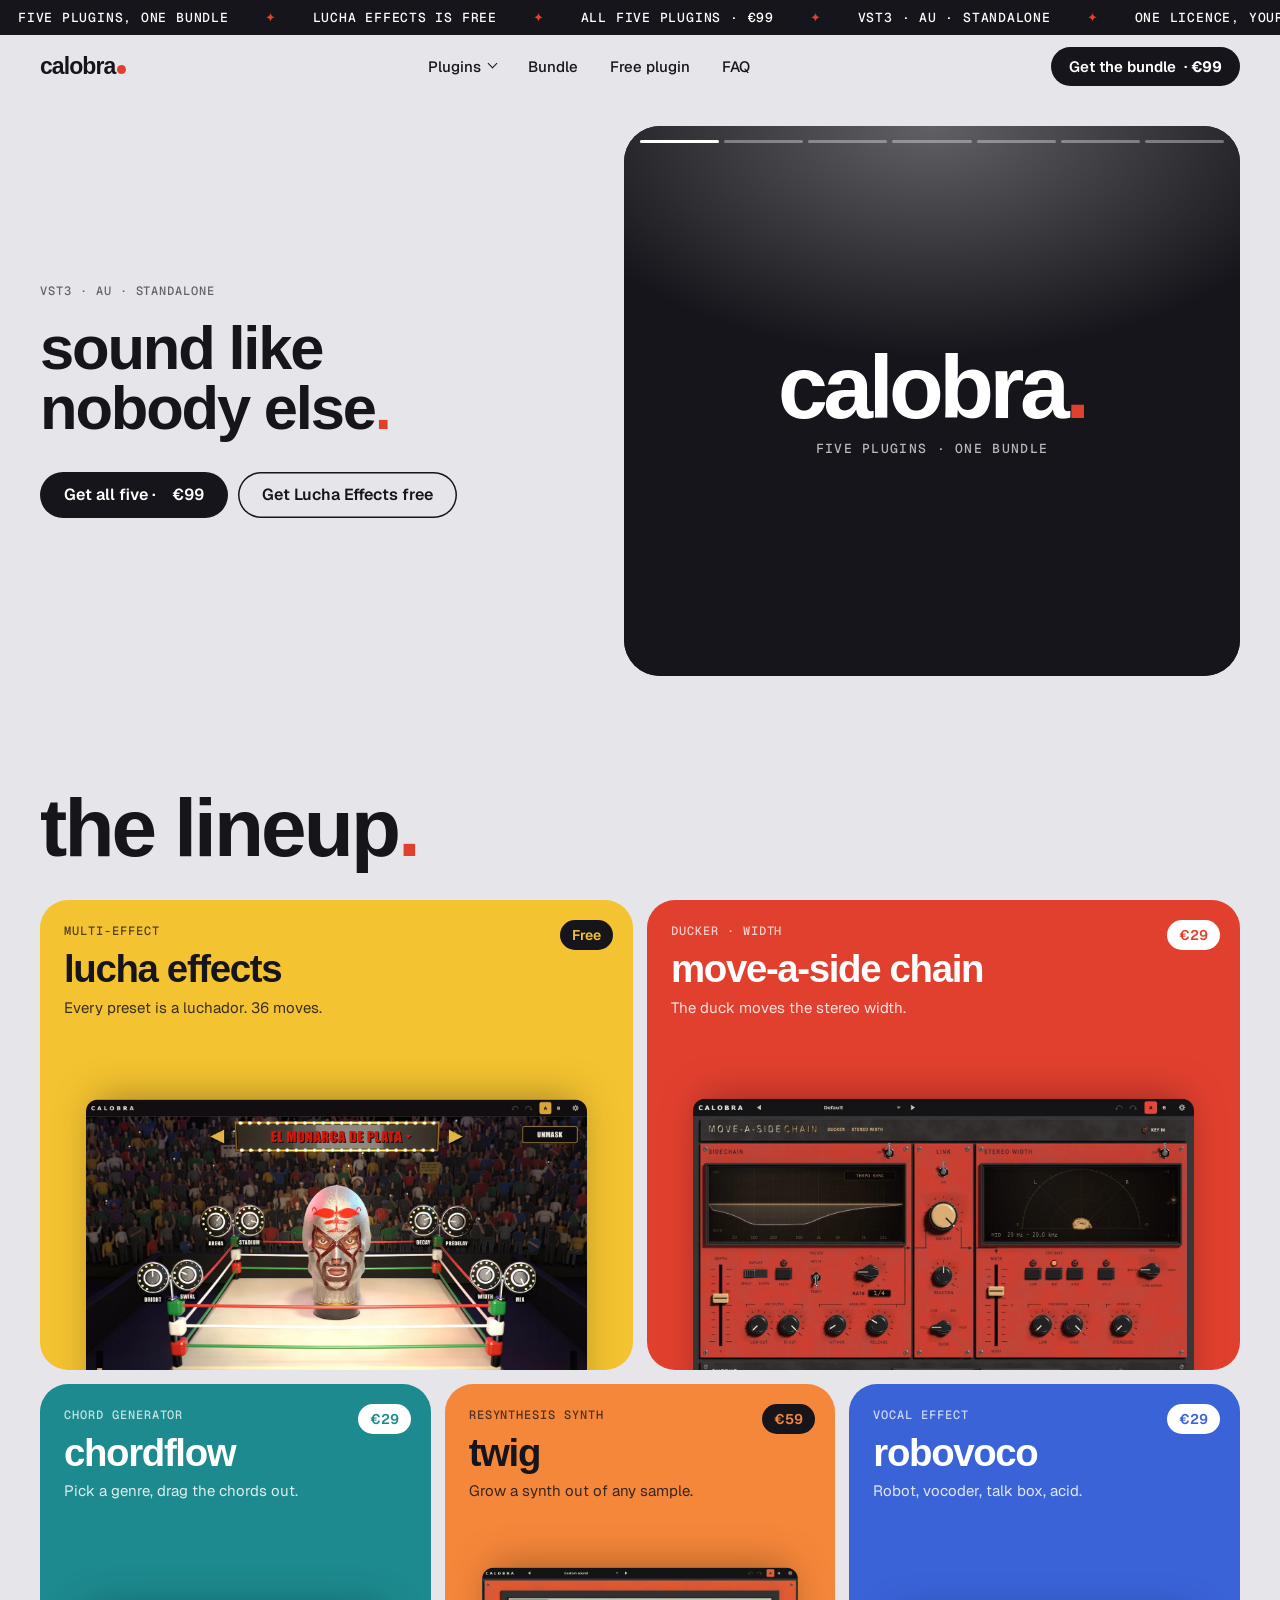
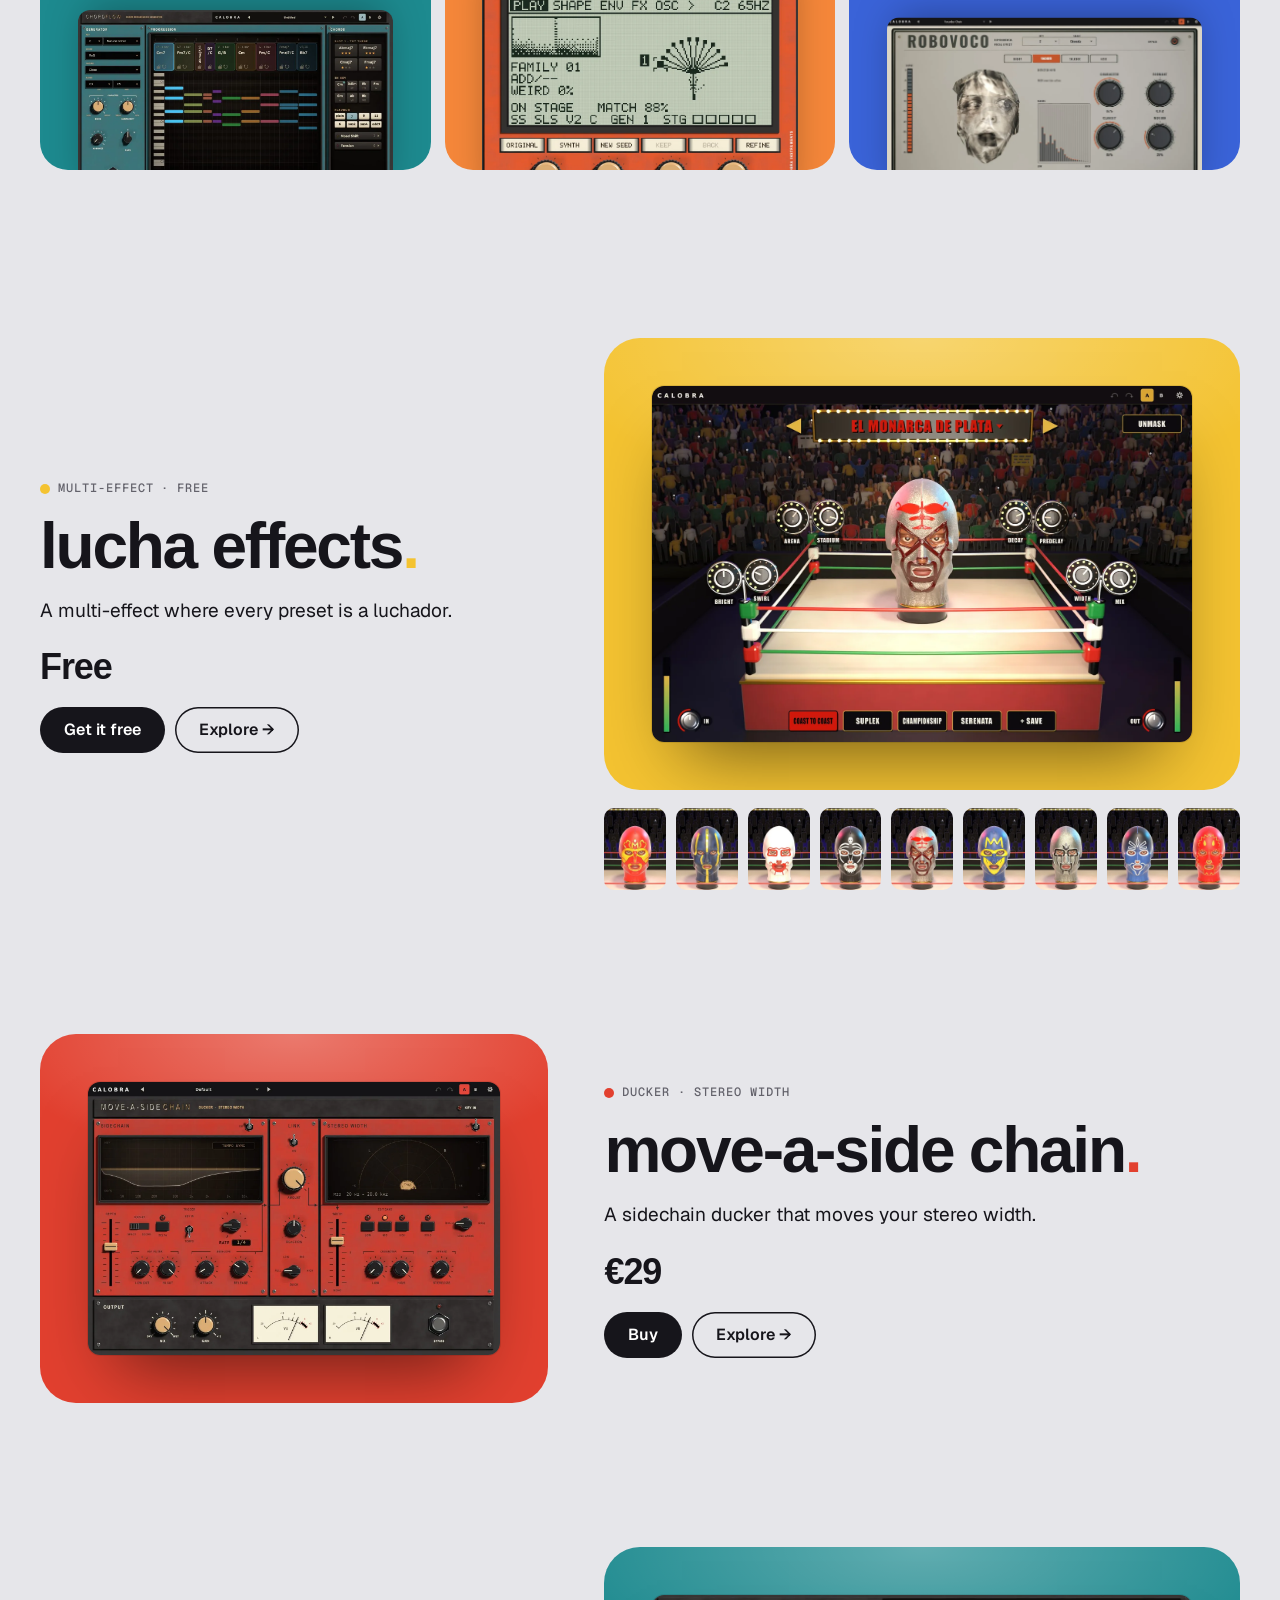
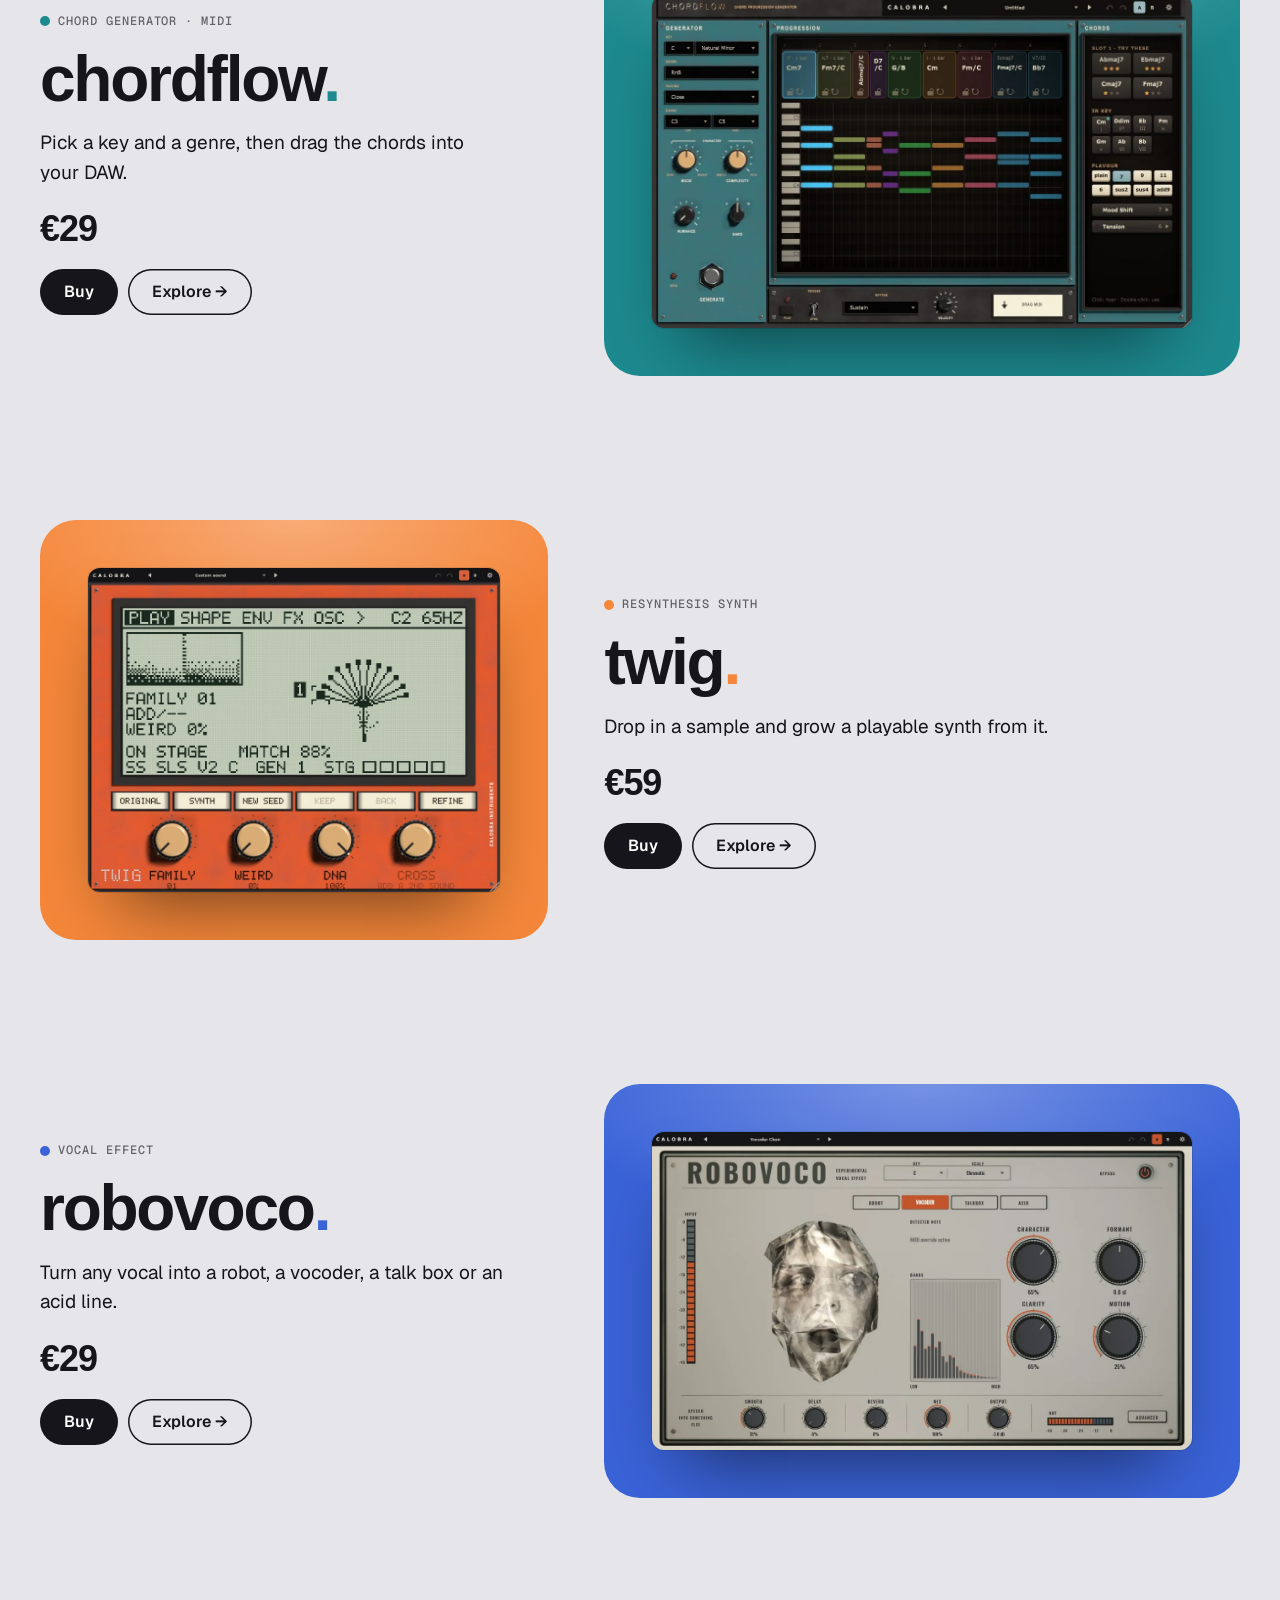
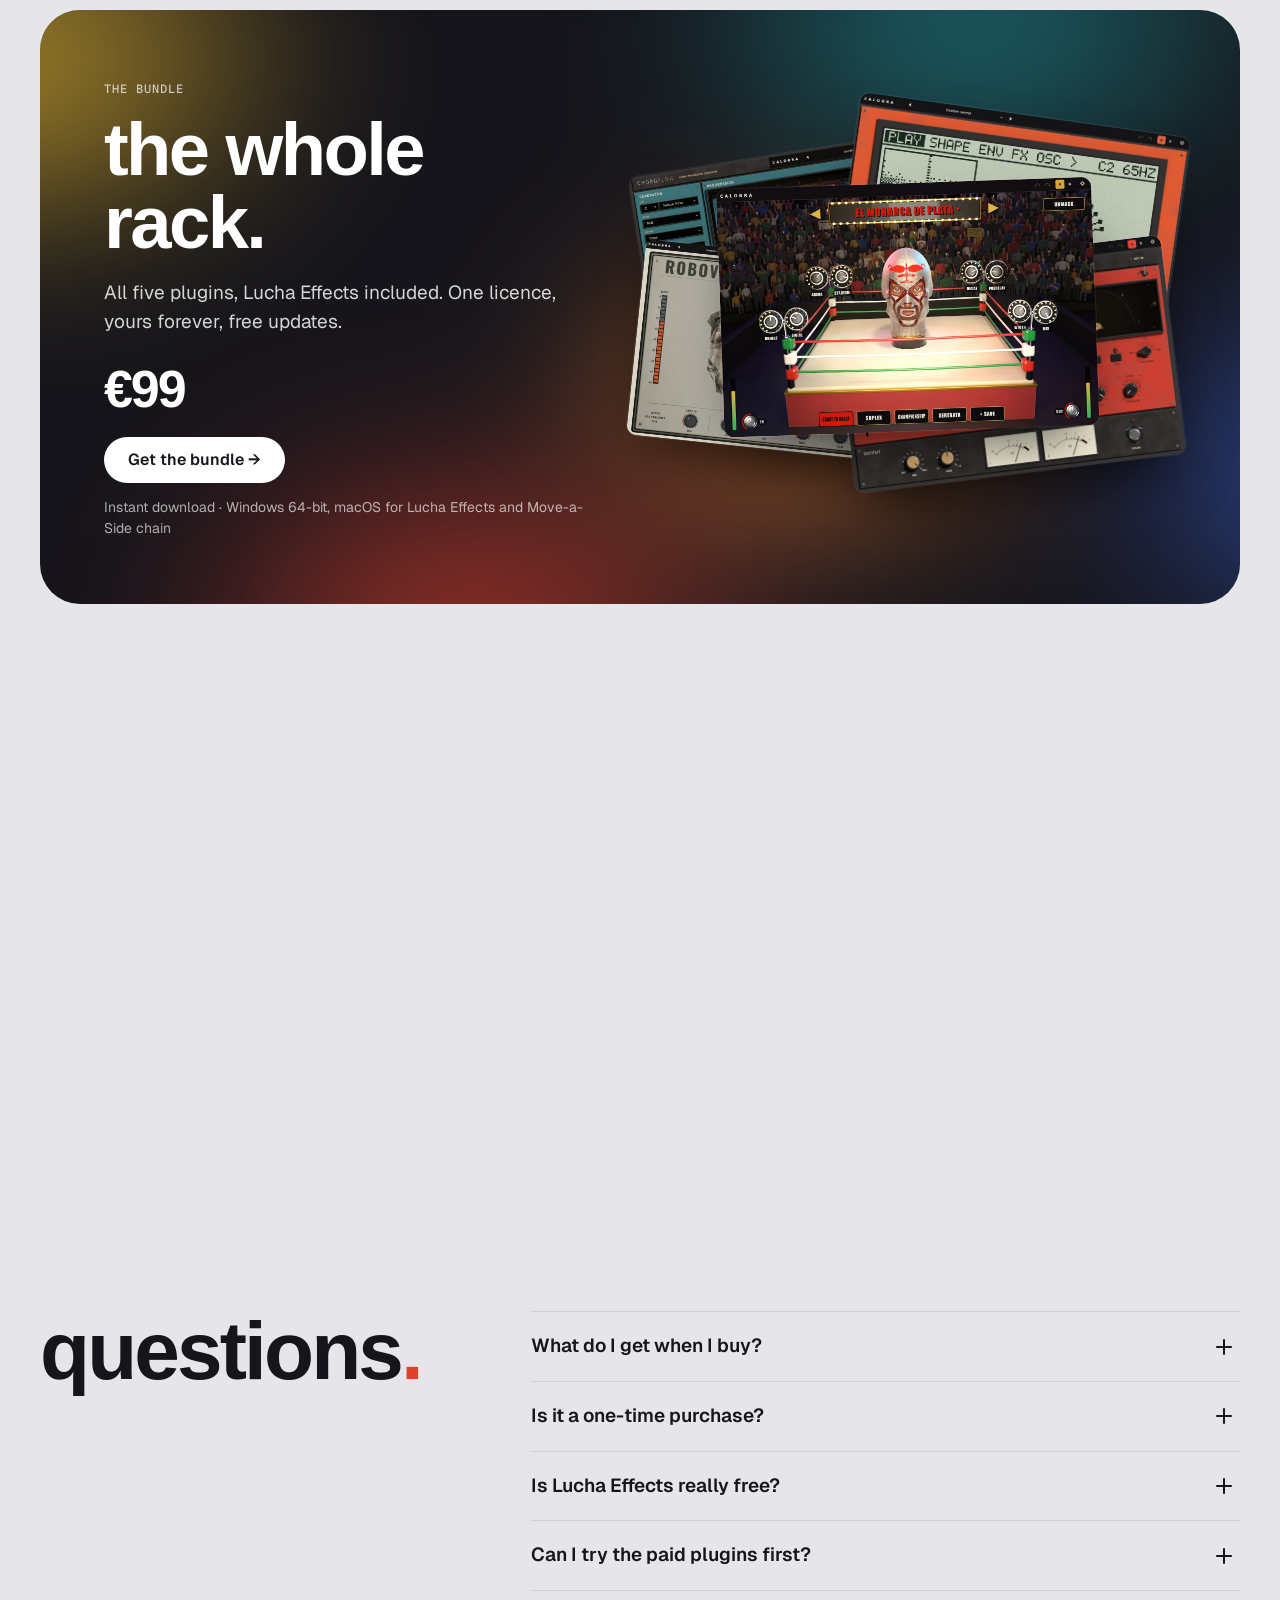
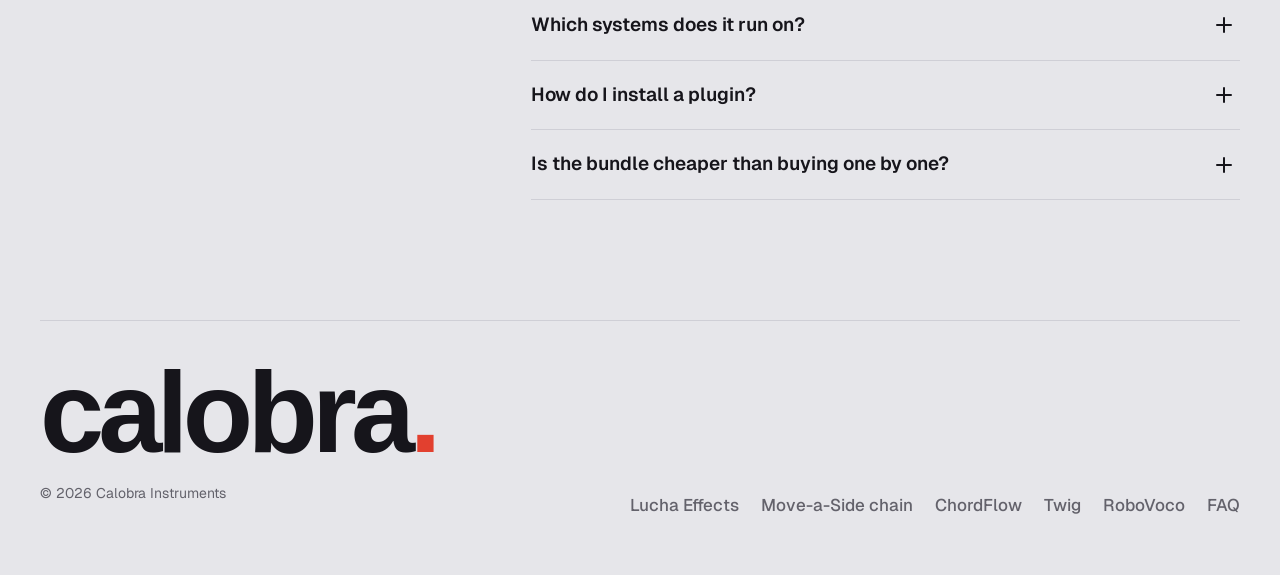
<file: index.html>
<!doctype html>
<html lang="en">
<head>
<meta charset="utf-8">
<meta name="viewport" content="width=device-width, initial-scale=1">
<title>Calobra Instruments · VST plugins</title>
<meta name="description" content="Five VST3 plugins: Lucha Effects, Move-a-Side chain, ChordFlow, Twig and RoboVoco. One licence, yours forever.">
<meta name="theme-color" content="#e6e6ea">
<link rel="icon" href="favicon.svg" type="image/svg+xml">
<link rel="apple-touch-icon" href="apple-touch-icon.png">
<link rel="preconnect" href="https://api.fontshare.com">
<link rel="preconnect" href="https://fonts.googleapis.com">
<link rel="preconnect" href="https://fonts.gstatic.com" crossorigin>
<link rel="stylesheet" href="https://api.fontshare.com/v2/css?f[]=satoshi@700,900&display=swap">
<link rel="stylesheet" href="https://fonts.googleapis.com/css2?family=Geist:wght@400;500;600&family=Geist+Mono:wght@500&display=swap">
<link rel="preload" as="image" href="img/lucha.webp">
<link rel="stylesheet" href="styles.css">
</head>
<body>

<div class="ticker" aria-label="Launch sale">
  <div class="ticker-track" id="ticker"></div>
</div>

<header class="top" id="top">
  <div class="wrap">
    <a class="logo" href="#" aria-label="Calobra Instruments, home">calobra<i></i></a>
    <nav aria-label="Main">
      <div class="nav-drop"><a href="#plugins" aria-haspopup="true">Plugins</a><div class="mega"></div></div>
      <a href="#bundle">Bundle</a>
      <a href="#free">Free plugin</a>
      <a href="#faq">FAQ</a>
    </nav>
    <a class="btn" href="#bundle">Get the bundle<span> · <b data-price="bundle"></b></span></a>
  </div>
</header>

<main>
  <!-- ============ HERO ============ -->
  <section class="hero" id="hero">
    <div class="wrap">
      <div>
        <div class="label reveal">VST3 · AU · Standalone</div>
        <h1 class="reveal">sound like nobody else<span class="dot">.</span></h1>
        <div class="btns reveal">
          <a class="btn" href="#bundle">Get all five · <s data-was="bundle"></s> <span data-price="bundle"></span></a>
          <a class="btn ghost" href="#free">Get Lucha Effects free</a>
        </div>
      </div>

      <div class="reveal"><div class="reel" id="reel" role="img" aria-label="An animated reel showing all five Calobra plugins, one after another, then the bundle"></div></div>
    </div>
  </section>

  <!-- ============ LINEUP ============ -->
  <section class="lineup" id="plugins">
    <div class="wrap">
      <div class="lineup-head">
        <h2 class="big reveal">the lineup<span class="dot">.</span></h2>
      </div>
      <div class="tiles" id="tiles"></div>
    </div>
  </section>

  <!-- ============ LUCHA EFFECTS ============ -->
  <section class="plugin" id="lucha" data-p="lucha">
    <div class="wrap">
      <div class="copy reveal">
        <span class="label kind">Multi-effect · Free</span>
        <h2>lucha effects<span class="dot">.</span></h2>
        <p class="lead">A multi-effect where every preset is a luchador.</p>
        <p class="price-line">Free</p>
        <div class="btns"><a class="btn" href="#free">Get it free</a><a class="btn ghost" href="lucha-effects.html">Explore →</a></div>
      </div>
      <div class="reveal">
        <div class="shot"><img src="img/lucha.webp" width="1400" height="923" alt="Lucha Effects: a luchador mask on a pedestal in a 3D wrestling ring, eight macro knobs on the turnbuckles and four move buttons on the apron"></div>
        <div class="roster" aria-label="The nine luchadores">
          <img src="img/masks/tornado_rojo.webp" width="300" height="400" alt="El Tornado Rojo" loading="lazy">
          <img src="img/masks/espectro_azul.webp" width="300" height="400" alt="Espectro Azul" loading="lazy">
          <img src="img/masks/colmillo_blanco.webp" width="300" height="400" alt="Colmillo Blanco" loading="lazy">
          <img src="img/masks/la_calavera.webp" width="300" height="400" alt="La Calavera" loading="lazy">
          <img src="img/masks/monarca_plata.webp" width="300" height="400" alt="El Monarca de Plata" loading="lazy">
          <img src="img/masks/relampago.webp" width="300" height="400" alt="Relampago" loading="lazy">
          <img src="img/masks/hierro_gris.webp" width="300" height="400" alt="Hierro Gris" loading="lazy">
          <img src="img/masks/neblina.webp" width="300" height="400" alt="Neblina" loading="lazy">
          <img src="img/masks/diablo_carmesi.webp" width="300" height="400" alt="Diablo Carmesi" loading="lazy">
        </div>
      </div>
    </div>
  </section>

  <!-- ============ MOVE-A-SIDE CHAIN ============ -->
  <section class="plugin flip" id="moveaside" data-p="moveaside">
    <div class="wrap">
      <div class="copy reveal">
        <span class="label kind">Ducker · Stereo width</span>
        <h2>move-a-side chain<span class="dot">.</span></h2>
        <p class="lead">A sidechain ducker that moves your stereo width.</p>
        <p class="price-line"><span data-price="moveaside"></span> <s data-was="moveaside"></s></p>
        <div class="btns"><a class="btn" data-buy="moveaside" href="#">Buy</a><a class="btn ghost" href="move-a-side-chain.html">Explore →</a></div>
      </div>
      <div class="shot reveal"><img src="img/moveaside.webp" width="1400" height="925" alt="Move-a-Side chain: red Sidechain, Link and Stereo Width panels with VU meters" loading="lazy"></div>
    </div>
  </section>

  <!-- ============ CHORDFLOW ============ -->
  <section class="plugin" id="chordflow" data-p="chordflow">
    <div class="wrap">
      <div class="copy reveal">
        <span class="label kind">Chord generator · MIDI</span>
        <h2>chordflow<span class="dot">.</span></h2>
        <p class="lead">Pick a key and a genre, then drag the chords into your DAW.</p>
        <p class="price-line"><span data-price="chordflow"></span> <s data-was="chordflow"></s></p>
        <div class="btns"><a class="btn" data-buy="chordflow" href="#">Buy</a><a class="btn ghost" href="chordflow.html">Explore →</a></div>
      </div>
      <div class="shot reveal"><img src="img/chordflow.webp" width="1100" height="680" alt="ChordFlow with a generated progression, the piano roll and the chord suggestion drawer" loading="lazy"></div>
    </div>
  </section>

  <!-- ============ TWIG ============ -->
  <section class="plugin flip" id="twig" data-p="twig">
    <div class="wrap">
      <div class="copy reveal">
        <span class="label kind">Resynthesis synth</span>
        <h2>twig<span class="dot">.</span></h2>
        <p class="lead">Drop in a sample and grow a playable synth from it.</p>
        <p class="price-line"><span data-price="twig"></span> <s data-was="twig"></s></p>
        <div class="btns"><a class="btn" data-buy="twig" href="#">Buy</a><a class="btn ghost" href="twig.html">Explore →</a></div>
      </div>
      <div class="shot reveal"><img src="img/twig.webp" width="902" height="708" alt="Twig with a bass sample loaded: its spectrum and a tree of twelve mutation families on the green LCD, above six keys and the Family, Weird, DNA and Cross knobs" loading="lazy"></div>
    </div>
  </section>

  <!-- ============ ROBOVOCO ============ -->
  <section class="plugin" id="robovoco" data-p="robovoco">
    <div class="wrap">
      <div class="copy reveal">
        <span class="label kind">Vocal effect</span>
        <h2>robovoco<span class="dot">.</span></h2>
        <p class="lead">Turn any vocal into a robot, a vocoder, a talk box or an acid line.</p>
        <p class="price-line"><span data-price="robovoco"></span> <s data-was="robovoco"></s></p>
        <div class="btns"><a class="btn" data-buy="robovoco" href="#">Buy</a><a class="btn ghost" href="robovoco.html">Explore →</a></div>
      </div>
      <div class="shot reveal">
        <img src="img/robovoco.webp" width="1280" height="754" alt="RoboVoco: a folded paper face, mode buttons, a 24-band display and large knobs" loading="lazy">
      </div>
    </div>
  </section>

  <!-- ============ BUNDLE ============ -->
  <section class="bundle" id="bundle">
    <div class="wrap">
      <div class="bundle-card reveal">
        <div>
          <span class="label">The bundle</span>
          <h2>the whole rack<span>.</span></h2>
          <p class="lead">All five plugins, Lucha Effects included. One licence, yours forever, free updates.</p>
          <p class="price-big"><span data-price="bundle"></span> <s data-was="bundle"></s> <small id="save-tag"></small></p>
          <div id="clock-wrap" hidden>
            <div class="label" style="margin-bottom:10px">Launch prices end in</div>
            <div class="clock" id="clock" role="timer">
              <div><b data-t="d">0</b><span>days</span></div>
              <div><b data-t="h">0</b><span>hrs</span></div>
              <div><b data-t="m">0</b><span>min</span></div>
              <div><b data-t="s">0</b><span>sec</span></div>
            </div>
          </div>
          <div class="btns"><a class="btn" data-buy="bundle" href="#">Get the bundle →</a></div>
          <p class="fine">Instant download · Windows 64-bit, macOS for Lucha Effects and Move-a-Side chain</p>
        </div>
        <div class="fan" aria-hidden="true">
          <img src="img/chordflow.webp" alt="" loading="lazy">
          <img src="img/twig.webp" alt="" loading="lazy">
          <img src="img/robovoco.webp" alt="" loading="lazy">
          <img src="img/moveaside.webp" alt="" loading="lazy">
          <img src="img/lucha.webp" alt="" loading="lazy">
        </div>
      </div>
    </div>
  </section>

  <!-- ============ FREE LUCHA ============ -->
  <section class="wrap" id="free">
    <div class="free reveal" data-p="lucha">
      <div class="masks" aria-hidden="true">
        <img src="img/masks/tornado_rojo.webp" alt="" loading="lazy">
        <img src="img/masks/la_calavera.webp" alt="" loading="lazy">
        <img src="img/masks/espectro_azul.webp" alt="" loading="lazy">
        <img src="img/masks/diablo_carmesi.webp" alt="" loading="lazy">
        <img src="img/masks/relampago.webp" alt="" loading="lazy">
      </div>
      <h2>get lucha effects free.</h2>
      <p>Enter your email and we'll send you the full plugin, all nine luchadores and 36 moves. You'll also hear about new plugins first.</p>
      <form id="free-form" novalidate>
        <label class="sr" for="free-email">Email address</label>
        <input id="free-email" name="email" type="email" placeholder="you@example.com" autocomplete="email" required>
        <button class="btn" type="submit">Send it to me</button>
      </form>
      <p class="msg" id="free-msg" aria-live="polite"></p>
    </div>
  </section>

  <!-- ============ FAQ ============ -->
  <section class="wrap faq" id="faq">
    <h2 class="big reveal">questions<span class="dot">.</span></h2>
    <div class="reveal">
      <details><summary>What do I get when I buy?</summary><p>Each plugin as a VST3 and as a standalone app. Lucha Effects and Move-a-Side chain also come as AU on macOS.</p></details>
      <details><summary>Is it a one-time purchase?</summary><p>Yes. You buy a licence once and keep it, with free updates. No subscription.</p></details>
      <details><summary>Is Lucha Effects really free?</summary><p>Yes. Enter your email and we'll send you the full plugin, with all nine luchadores and 36 moves.</p></details>
      <details><summary>Can I try the paid plugins first?</summary><p>Yes. Move-a-Side chain, ChordFlow, Twig and RoboVoco each have a free, limited demo you can run in your own sessions.</p></details>
      <details><summary>Which systems does it run on?</summary><p>All five run on Windows 64-bit. Lucha Effects and Move-a-Side chain also run on macOS as VST3 and AU.</p></details>
      <details><summary>How do I install a plugin?</summary><p>Copy the .vst3 file into C:\Program Files\Common Files\VST3, then rescan plugins in your DAW. The standalone app runs on its own, no DAW needed.</p></details>
      <details><summary>Is the bundle cheaper than buying one by one?</summary><p>Yes. The bundle gets you all five for less than the four paid licences on their own.</p></details>
    </div>
  </section>
</main>

<footer>
  <div class="wrap">
    <div class="foot">
      <div>
        <p class="foot-brand">calobra<i>.</i></p>
        <p class="legal">© 2026 Calobra Instruments</p>
      </div>
      <ul>
        <li><a href="lucha-effects.html">Lucha Effects</a></li>
        <li><a href="move-a-side-chain.html">Move-a-Side chain</a></li>
        <li><a href="chordflow.html">ChordFlow</a></li>
        <li><a href="twig.html">Twig</a></li>
        <li><a href="robovoco.html">RoboVoco</a></li>
        <li><a href="#faq">FAQ</a></li>
      </ul>
    </div>
  </div>
</footer>

<div class="toast" id="toast" role="status" aria-live="polite"></div>

<script src="site.js"></script>
<script src="scratch.js"></script>
</body>
</html>
</file>
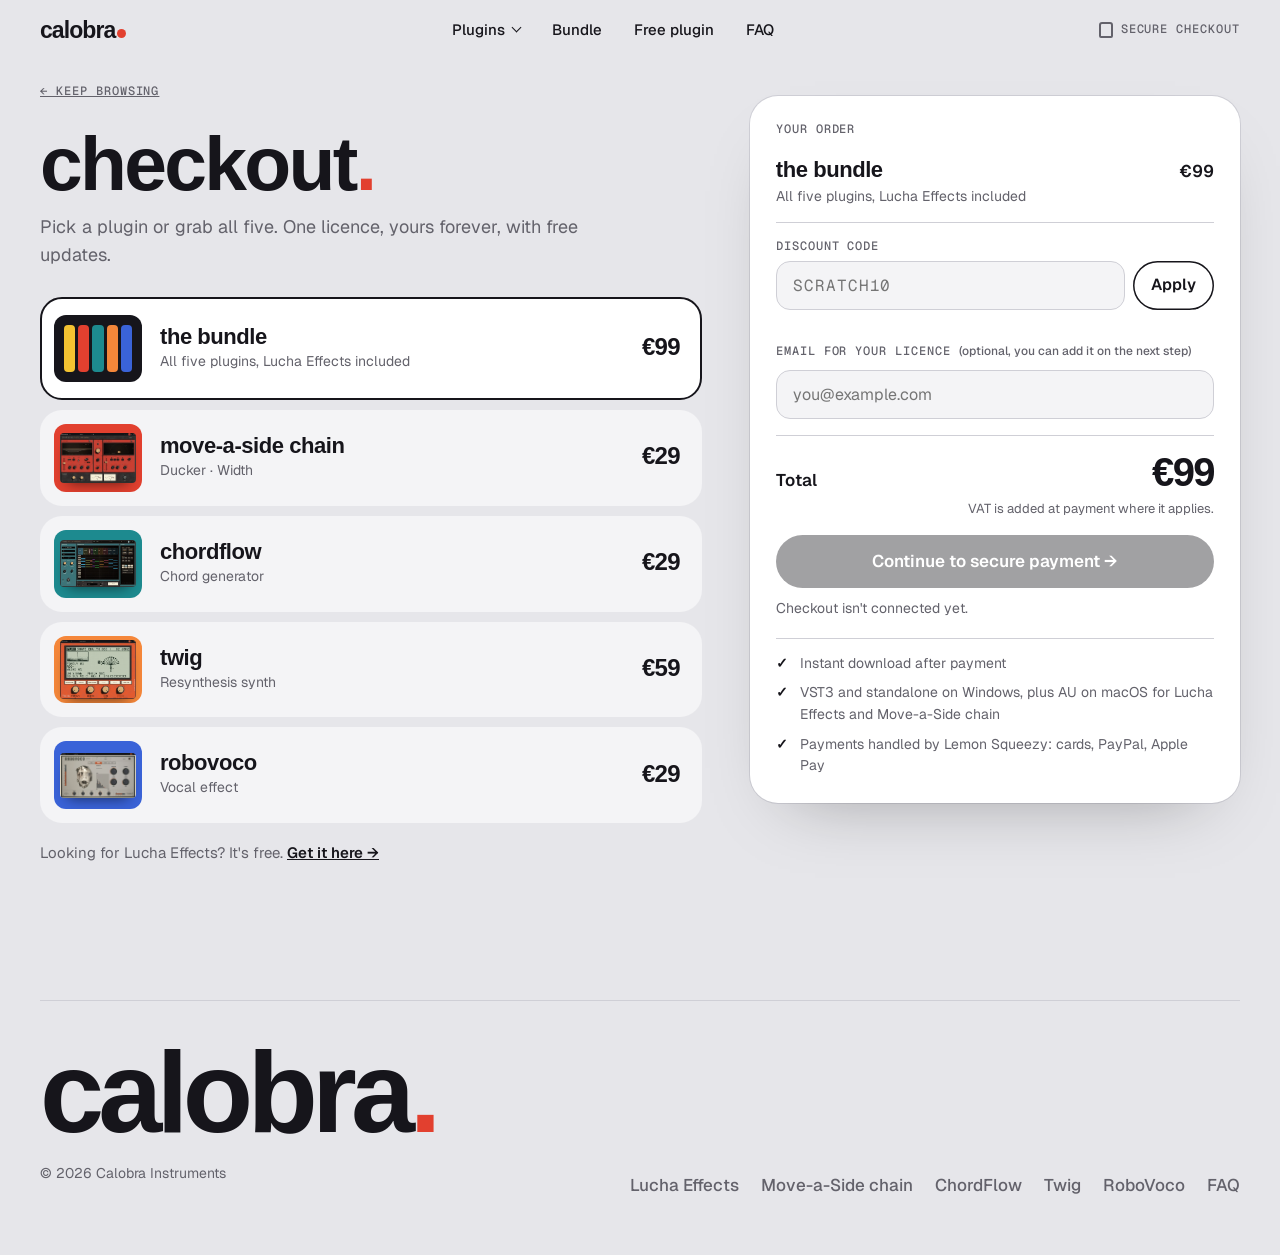
<file: checkout.html>
<!doctype html>
<html lang="en">
<head>
<meta charset="utf-8">
<meta name="viewport" content="width=device-width, initial-scale=1">
<title>Checkout · Calobra Instruments</title>
<meta name="description" content="Buy Calobra plugins: pick a plugin or the bundle and pay securely with Lemon Squeezy.">
<meta name="robots" content="noindex">
<meta name="theme-color" content="#e6e6ea">
<link rel="icon" href="favicon.svg" type="image/svg+xml">
<link rel="apple-touch-icon" href="apple-touch-icon.png">
<link rel="preconnect" href="https://api.fontshare.com">
<link rel="preconnect" href="https://fonts.googleapis.com">
<link rel="preconnect" href="https://fonts.gstatic.com" crossorigin>
<link rel="stylesheet" href="https://api.fontshare.com/v2/css?f[]=satoshi@700,900&display=swap">
<link rel="stylesheet" href="https://fonts.googleapis.com/css2?family=Geist:wght@400;500;600&family=Geist+Mono:wght@500&display=swap">
<link rel="stylesheet" href="styles.css">
<link rel="stylesheet" href="checkout.css">
<script src="https://app.lemonsqueezy.com/js/lemon.js" defer></script>
</head>
<body data-page="checkout">

<header class="top" id="top">
  <div class="wrap">
    <a class="logo" href="index.html" aria-label="Calobra Instruments, home">calobra<i></i></a>
    <nav aria-label="Main">
      <div class="nav-drop"><a href="index.html#plugins" aria-haspopup="true">Plugins</a><div class="mega"></div></div>
      <a href="index.html#bundle">Bundle</a>
      <a href="index.html#free">Free plugin</a>
      <a href="index.html#faq">FAQ</a>
    </nav>
    <span class="secure label">Secure checkout</span>
  </div>
</header>

<main class="wrap checkout">
  <section class="co-pick">
    <a class="crumbs label" href="index.html#plugins">← Keep browsing</a>
    <h1>checkout<span class="dot">.</span></h1>
    <p class="co-lead">Pick a plugin or grab all five. One licence, yours forever, with free updates.</p>
    <fieldset class="picks" id="picks">
      <legend class="sr">Choose what to buy</legend>
    </fieldset>
    <p class="co-free" data-p="lucha">Looking for Lucha Effects? It's free. <a href="index.html#free">Get it here →</a></p>
  </section>

  <aside class="co-summary" aria-label="Order summary">
    <div class="co-card">
      <span class="label">Your order</span>
      <div class="co-line co-item">
        <div><b id="sum-name"></b><small id="sum-kind"></small></div>
        <span id="sum-price"></span>
      </div>
      <button class="co-upsell" id="upsell" type="button" hidden></button>

      <form class="co-code" id="code-form">
        <label class="label" for="code">Discount code</label>
        <div class="co-row">
          <input id="code" name="code" autocomplete="off" placeholder="SCRATCH10" spellcheck="false">
          <button class="btn ghost" type="submit">Apply</button>
        </div>
        <p class="co-msg" id="code-msg" aria-live="polite"></p>
      </form>

      <div class="co-line co-discount" id="sum-discount" hidden>
        <span id="sum-discount-label"></span><span id="sum-discount-amount"></span>
      </div>

      <label class="label" for="email">Email for your licence <span class="co-opt">(optional, you can add it on the next step)</span></label>
      <input id="email" type="email" autocomplete="email" placeholder="you@example.com">

      <div class="co-line co-total"><span>Total</span><strong id="sum-total"></strong></div>
      <p class="co-vat">VAT is added at payment where it applies.</p>

      <button class="btn co-pay" id="pay" type="button">Continue to secure payment →</button>
      <p class="co-msg" id="pay-msg" aria-live="polite"></p>

      <ul class="co-trust">
        <li>Instant download after payment</li>
        <li>VST3 and standalone on Windows, plus AU on macOS for Lucha Effects and Move-a-Side chain</li>
        <li>Payments handled by Lemon Squeezy: cards, PayPal, Apple Pay</li>
      </ul>
    </div>
  </aside>
</main>

<footer>
  <div class="wrap">
    <div class="foot">
      <div>
        <p class="foot-brand">calobra<i>.</i></p>
        <p class="legal">© 2026 Calobra Instruments</p>
      </div>
      <ul>
        <li><a href="lucha-effects.html">Lucha Effects</a></li>
        <li><a href="move-a-side-chain.html">Move-a-Side chain</a></li>
        <li><a href="chordflow.html">ChordFlow</a></li>
        <li><a href="twig.html">Twig</a></li>
        <li><a href="robovoco.html">RoboVoco</a></li>
        <li><a href="index.html#faq">FAQ</a></li>
      </ul>
    </div>
  </div>
</footer>

<div class="toast" id="toast" role="status" aria-live="polite"></div>
<script src="site.js"></script>
<script src="checkout.js"></script>
</body>
</html>
</file>
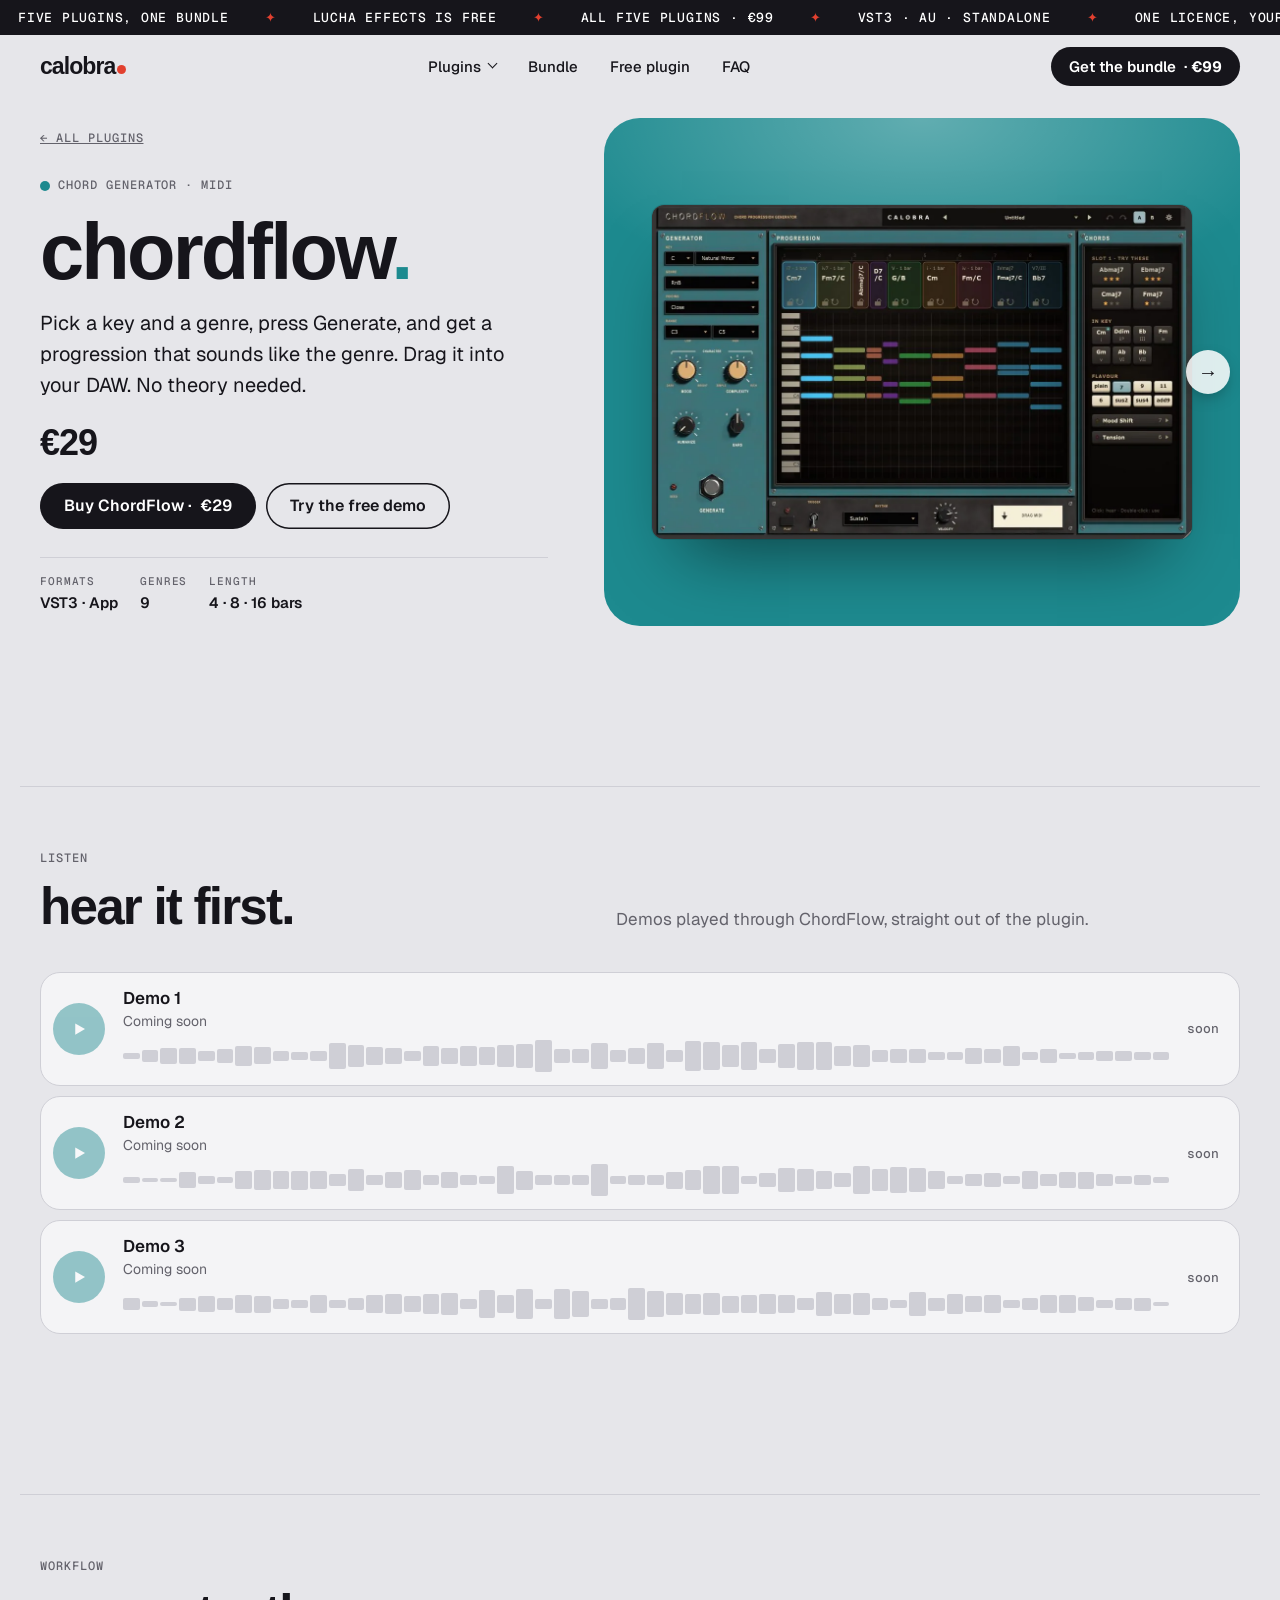
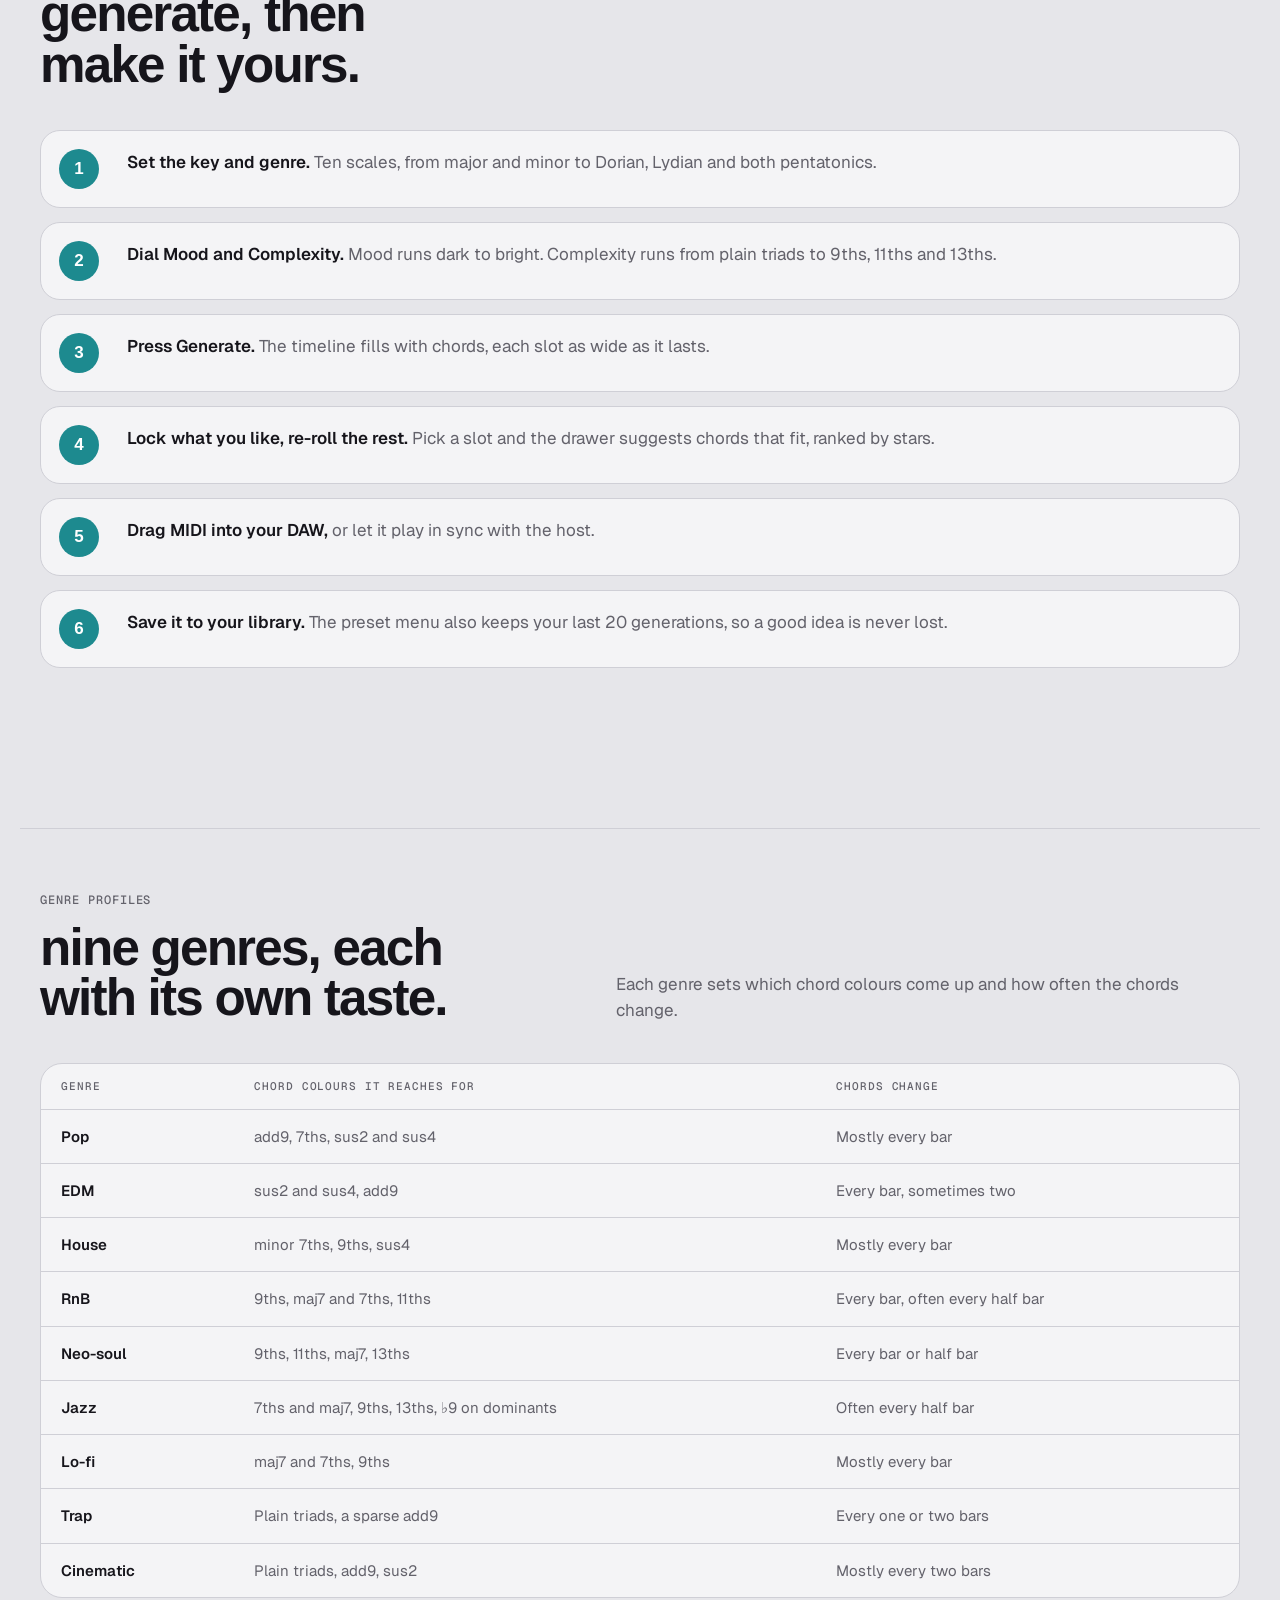
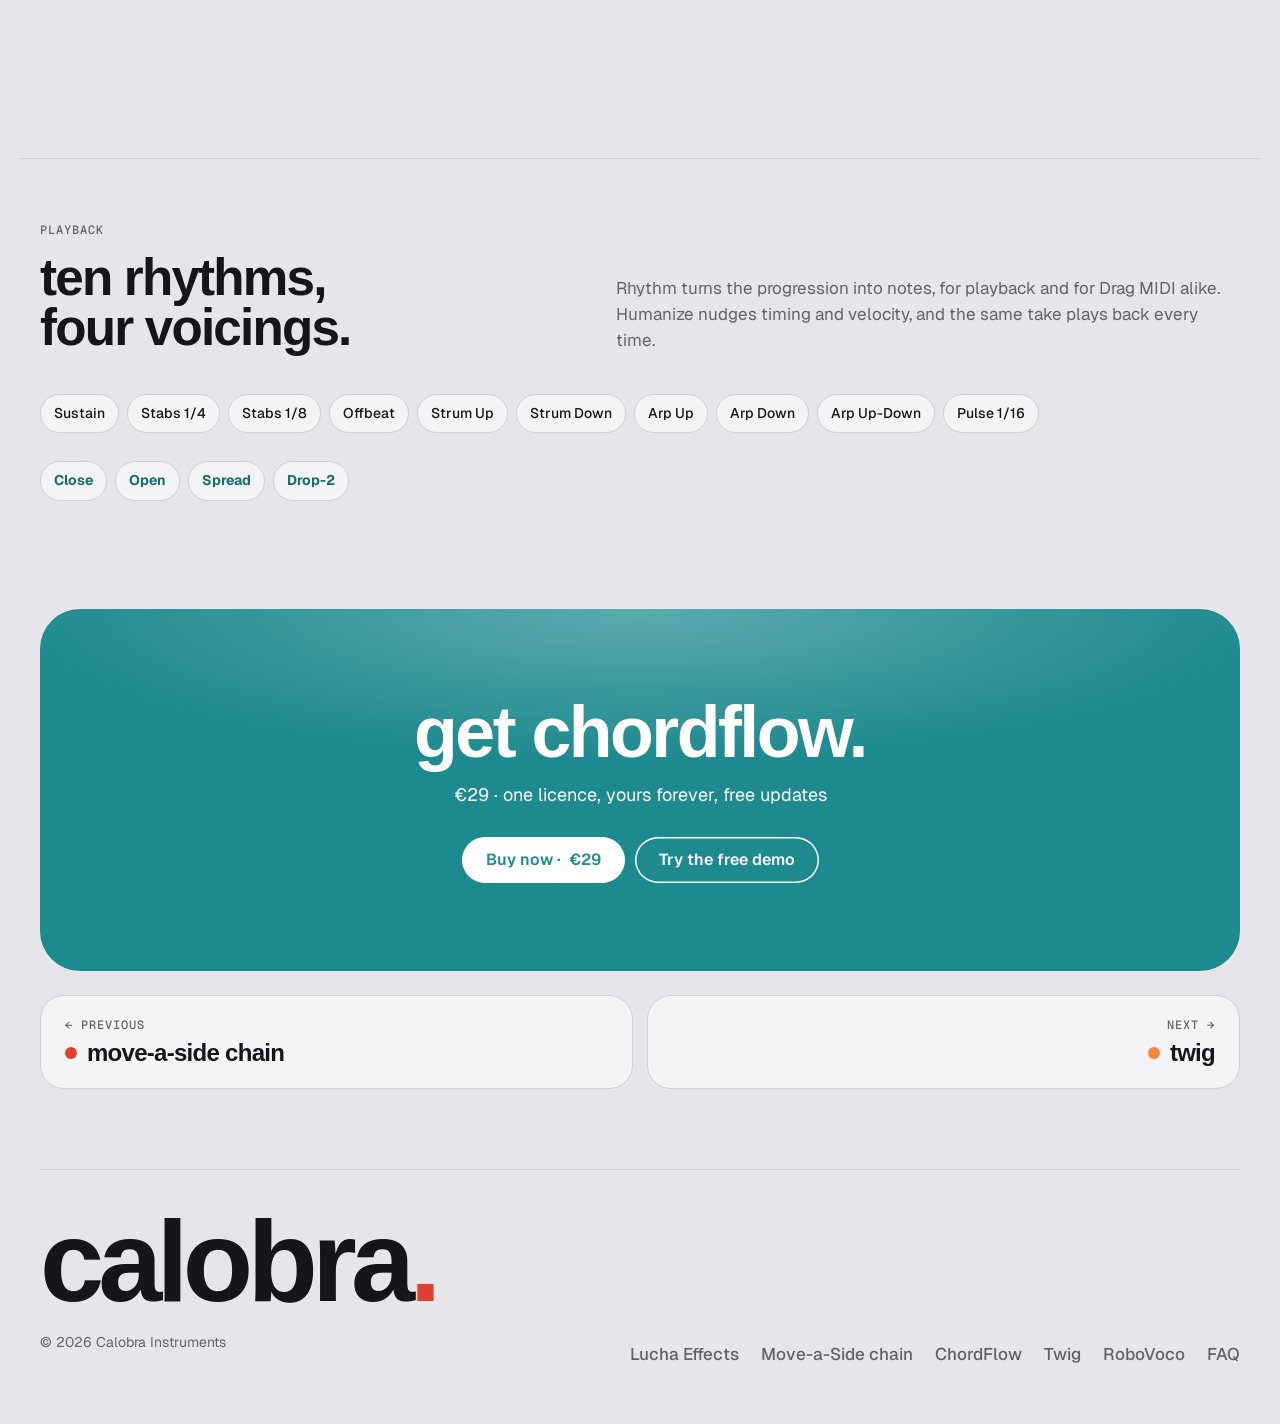
<file: chordflow.html>
<!doctype html>
<html lang="en">
<head>
<meta charset="utf-8">
<meta name="viewport" content="width=device-width, initial-scale=1">
<title>ChordFlow · Calobra Instruments</title>
<meta name="description" content="ChordFlow is a chord progression generator plugin. Pick a key and a genre, press Generate, drag the MIDI into your DAW. VST3 and standalone.">
<meta name="theme-color" content="#e6e6ea">
<link rel="icon" href="favicon.svg" type="image/svg+xml">
<link rel="apple-touch-icon" href="apple-touch-icon.png">
<link rel="preconnect" href="https://api.fontshare.com">
<link rel="preconnect" href="https://fonts.googleapis.com">
<link rel="preconnect" href="https://fonts.gstatic.com" crossorigin>
<link rel="stylesheet" href="https://api.fontshare.com/v2/css?f[]=satoshi@700,900&display=swap">
<link rel="stylesheet" href="https://fonts.googleapis.com/css2?family=Geist:wght@400;500;600&family=Geist+Mono:wght@500&display=swap">
<link rel="stylesheet" href="styles.css">
<link rel="preload" as="image" href="img/chordflow.webp">
</head>
<body data-p="chordflow">

<div class="ticker" aria-label="Launch sale">
  <div class="ticker-track" id="ticker"></div>
</div>

<header class="top" id="top">
  <div class="wrap">
    <a class="logo" href="index.html" aria-label="Calobra Instruments, home">calobra<i></i></a>
    <nav aria-label="Main">
      <div class="nav-drop"><a href="index.html#plugins" aria-haspopup="true">Plugins</a><div class="mega"></div></div>
      <a href="index.html#bundle">Bundle</a>
      <a href="index.html#free">Free plugin</a>
      <a href="index.html#faq">FAQ</a>
    </nav>
    <a class="btn" href="index.html#bundle">Get the bundle<span> · <b data-price="bundle"></b></span></a>
  </div>
</header>

<main>
  <section class="p-hero">
    <div class="wrap">
      <div class="reveal">
        <a class="crumbs label" href="index.html#plugins">← All plugins</a>
        <span class="label kind">Chord generator · MIDI</span>
        <h1>chordflow<span class="dot">.</span></h1>
        <p class="lead">Pick a key and a genre, press Generate, and get a progression that sounds like the genre. Drag it into your DAW. No theory needed.</p>
        <p class="price-line"><span data-price="chordflow"></span> <s data-was="chordflow"></s></p>
        <div class="btns">
          <a class="btn" data-buy="chordflow" href="#">Buy ChordFlow · <span data-price="chordflow"></span></a>
          <a class="btn ghost" data-demo="chordflow" href="#">Try the free demo</a>
        </div>
        <dl class="specs">
          <div><dt>Formats</dt><dd>VST3 · App</dd></div>
          <div><dt>Genres</dt><dd>9</dd></div>
          <div><dt>Length</dt><dd>4 · 8 · 16 bars</dd></div>
        </dl>
      </div>
      <div class="shot carousel reveal" aria-roledescription="carousel" aria-label="ChordFlow screenshots and renders">
        <div class="slides" tabindex="0">
          <div class="slide"><img src="img/chordflow.webp" width="1100" height="680" alt="ChordFlow with a generated progression, the piano roll and the chord suggestion drawer"></div>
          <div class="slide"><img src="img/chordflow/3.webp" width="1920" height="1080" loading="lazy" alt="ChordFlow rendered as hardware, front on: an eight-chord C minor progression over the piano roll"></div>
          <div class="slide"><img src="img/chordflow/5.webp" width="1920" height="1080" loading="lazy" alt="ChordFlow hardware from above, with the generator panel, progression and chord drawer"></div>
          <div class="slide"><img src="img/chordflow/6.webp" width="1920" height="1080" loading="lazy" alt="ChordFlow hardware at an angle, the coloured chord slots stepping across the progression"></div>
          <div class="slide"><img src="img/chordflow/4.webp" width="1920" height="1080" loading="lazy" alt="Low side view of ChordFlow with the piano roll glowing on its screen"></div>
          <div class="slide"><img src="img/chordflow/2.webp" width="1920" height="1080" loading="lazy" alt="Close-up of the chord slots: Cm, Fm7/C, Bb7 and Eb/Bb with their roman numerals"></div>
          <div class="slide"><img src="img/chordflow/1.webp" width="1920" height="1080" loading="lazy" alt="Close-up of the chord drawer suggesting Abmaj7, Ebmaj7 and Cmaj7 with star ratings"></div>
          <div class="slide"><img src="img/chordflow/8.webp" width="1920" height="1080" loading="lazy" alt="Close-up of the tan Mood and Complexity knobs"></div>
          <div class="slide"><img src="img/chordflow/7.webp" width="1920" height="1080" loading="lazy" alt="Close-up of the hexagonal Generate button beside the seed light"></div>
        </div>
        <button class="car-btn prev" type="button" aria-label="Previous image">&larr;</button>
        <button class="car-btn next" type="button" aria-label="Next image">&rarr;</button>
      </div>
    </div>
  </section>

  <section class="block" id="listen">
    <div class="wrap">
      <div class="block-head reveal">
        <div><span class="label">Listen</span><h2>hear it first.</h2></div>
        <p>Demos played through ChordFlow, straight out of the plugin.</p>
      </div>
      <div class="demos reveal" data-demos="chordflow"></div>
    </div>
  </section>

  <section class="block">
    <div class="wrap">
      <div class="block-head reveal">
        <div><span class="label">Workflow</span><h2>generate, then make it yours.</h2></div>
        
      </div>
      <div class="reveal">
        <ol class="steps">
          <li><span><b>Set the key and genre.</b> Ten scales, from major and minor to Dorian, Lydian and both pentatonics.</span></li>
          <li><span><b>Dial Mood and Complexity.</b> Mood runs dark to bright. Complexity runs from plain triads to 9ths, 11ths and 13ths.</span></li>
          <li><span><b>Press Generate.</b> The timeline fills with chords, each slot as wide as it lasts.</span></li>
          <li><span><b>Lock what you like, re-roll the rest.</b> Pick a slot and the drawer suggests chords that fit, ranked by stars.</span></li>
          <li><span><b>Drag MIDI into your DAW,</b> or let it play in sync with the host.</span></li>
          <li><span><b>Save it to your library.</b> The preset menu also keeps your last 20 generations, so a good idea is never lost.</span></li>
        </ol>
      </div>
    </div>
  </section>

  <section class="block">
    <div class="wrap">
      <div class="block-head reveal">
        <div><span class="label">Genre profiles</span><h2>nine genres, each with its own taste.</h2></div>
        <p>Each genre sets which chord colours come up and how often the chords change.</p>
      </div>
      <div class="reveal">
        <div class="table-scroll"><table>
          <thead><tr><th>Genre</th><th>Chord colours it reaches for</th><th>Chords change</th></tr></thead>
          <tbody>
            <tr><td>Pop</td><td>add9, 7ths, sus2 and sus4</td><td>Mostly every bar</td></tr>
            <tr><td>EDM</td><td>sus2 and sus4, add9</td><td>Every bar, sometimes two</td></tr>
            <tr><td>House</td><td>minor 7ths, 9ths, sus4</td><td>Mostly every bar</td></tr>
            <tr><td>RnB</td><td>9ths, maj7 and 7ths, 11ths</td><td>Every bar, often every half bar</td></tr>
            <tr><td>Neo-soul</td><td>9ths, 11ths, maj7, 13ths</td><td>Every bar or half bar</td></tr>
            <tr><td>Jazz</td><td>7ths and maj7, 9ths, 13ths, ♭9 on dominants</td><td>Often every half bar</td></tr>
            <tr><td>Lo-fi</td><td>maj7 and 7ths, 9ths</td><td>Mostly every bar</td></tr>
            <tr><td>Trap</td><td>Plain triads, a sparse add9</td><td>Every one or two bars</td></tr>
            <tr><td>Cinematic</td><td>Plain triads, add9, sus2</td><td>Mostly every two bars</td></tr>
          </tbody>
        </table></div>
      </div>
    </div>
  </section>

  <section class="block">
    <div class="wrap">
      <div class="block-head reveal">
        <div><span class="label">Playback</span><h2>ten rhythms, four voicings.</h2></div>
        <p>Rhythm turns the progression into notes, for playback and for Drag MIDI alike. Humanize nudges timing and velocity, and the same take plays back every time.</p>
      </div>
      <div class="reveal">
        <ul class="chips"><li>Sustain</li><li>Stabs 1/4</li><li>Stabs 1/8</li><li>Offbeat</li><li>Strum Up</li><li>Strum Down</li><li>Arp Up</li><li>Arp Down</li><li>Arp Up-Down</li><li>Pulse 1/16</li></ul>
        <ul class="chips"><li><b>Close</b></li><li><b>Open</b></li><li><b>Spread</b></li><li><b>Drop-2</b></li></ul>
      </div>
    </div>
  </section>

  <section class="wrap">
    <div class="cta-band reveal">
      <h2>get chordflow.</h2>
      <p><s data-was="chordflow"></s> <span data-price="chordflow"></span> · one licence, yours forever, free updates</p>
      <div class="btns"><a class="btn on-c" data-buy="chordflow" href="#">Buy now · <span data-price="chordflow"></span></a><a class="btn ghost on-c" data-demo="chordflow" href="#">Try the free demo</a></div>
    </div>
  </section>

  <nav class="wrap pager" aria-label="More plugins">
    <a href="move-a-side-chain.html" data-p="moveaside"><span class="label">← Previous</span><strong>Move-a-Side chain</strong></a>
    <a href="twig.html" data-p="twig"><span class="label">Next →</span><strong>Twig</strong></a>
  </nav>
</main>

<footer>
  <div class="wrap">
    <div class="foot">
      <div>
        <p class="foot-brand">calobra<i>.</i></p>
        <p class="legal">© 2026 Calobra Instruments</p>
      </div>
      <ul>
        <li><a href="lucha-effects.html">Lucha Effects</a></li>
        <li><a href="move-a-side-chain.html">Move-a-Side chain</a></li>
        <li><a href="chordflow.html">ChordFlow</a></li>
        <li><a href="twig.html">Twig</a></li>
        <li><a href="robovoco.html">RoboVoco</a></li>
        <li><a href="index.html#faq">FAQ</a></li>
      </ul>
    </div>
  </div>
</footer>

<div class="toast" id="toast" role="status" aria-live="polite"></div>
<script src="site.js"></script>
<script src="scratch.js"></script>
</body>
</html>
</file>
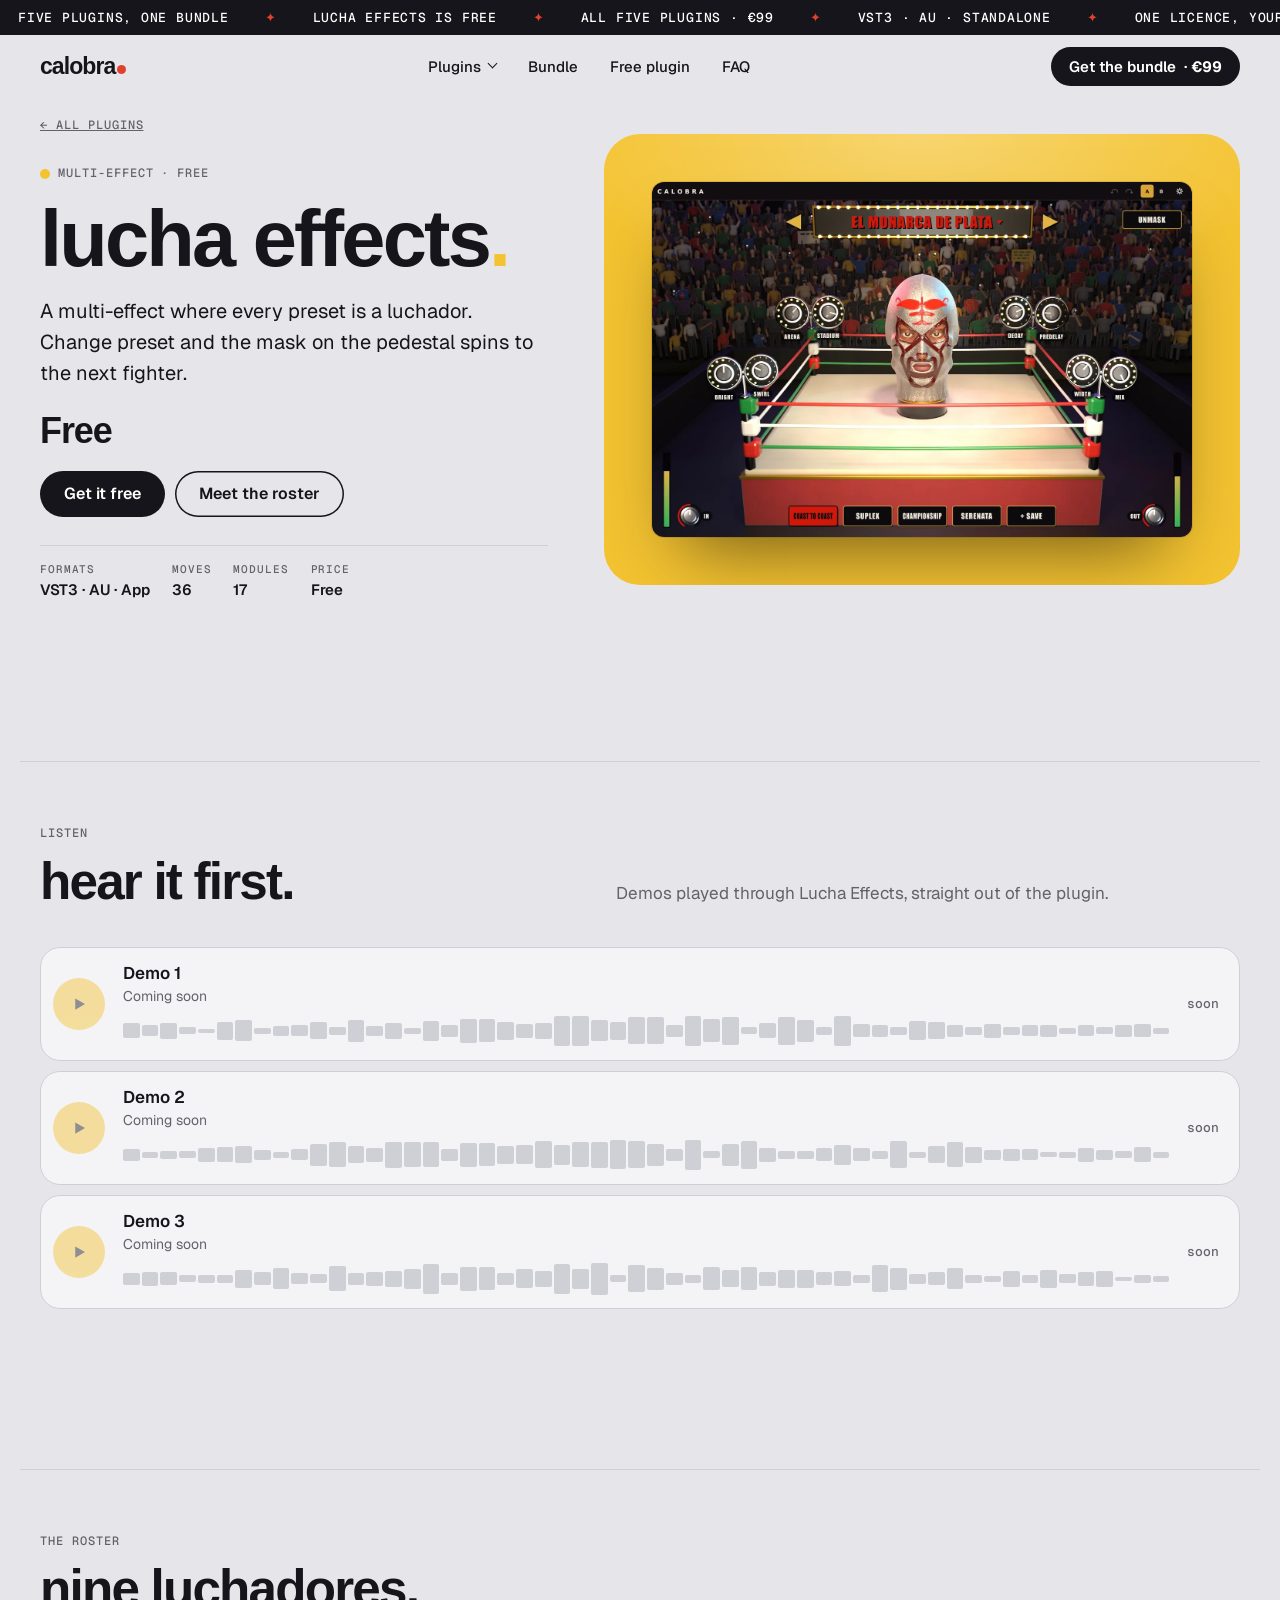
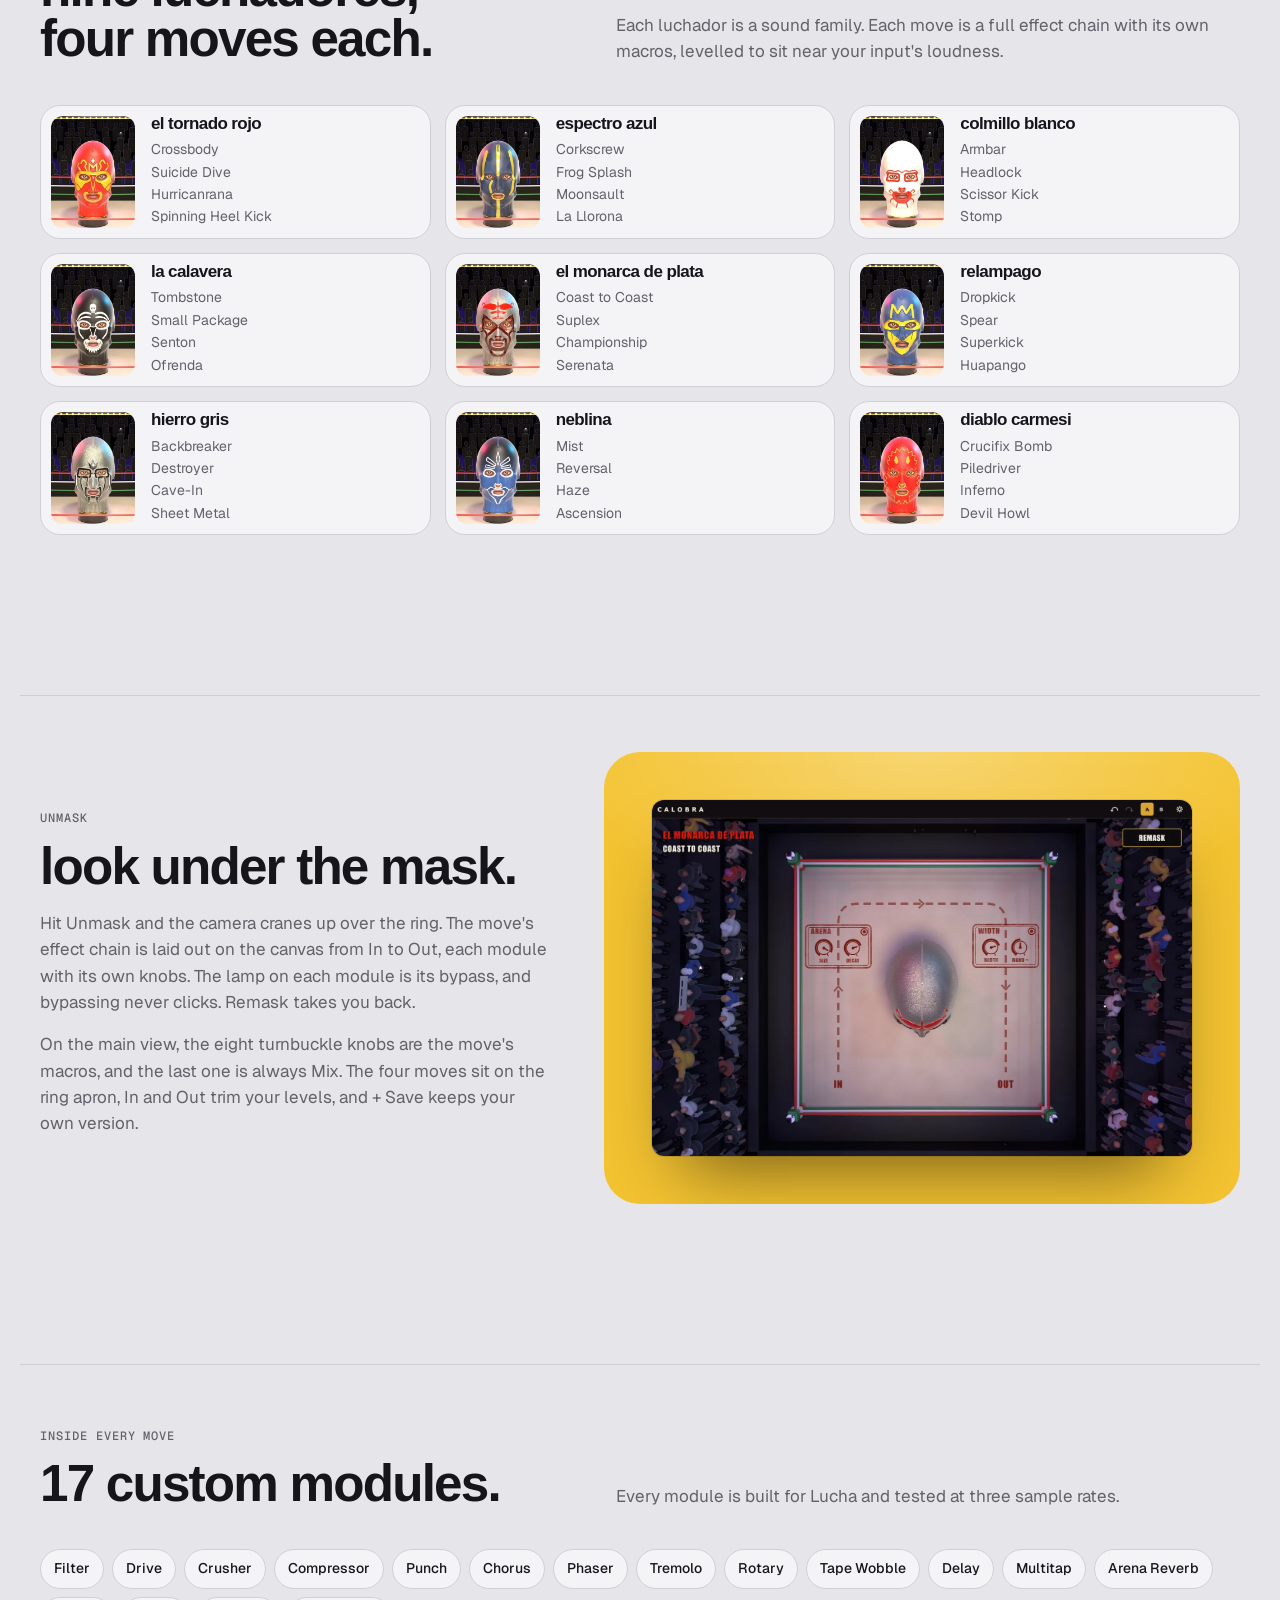
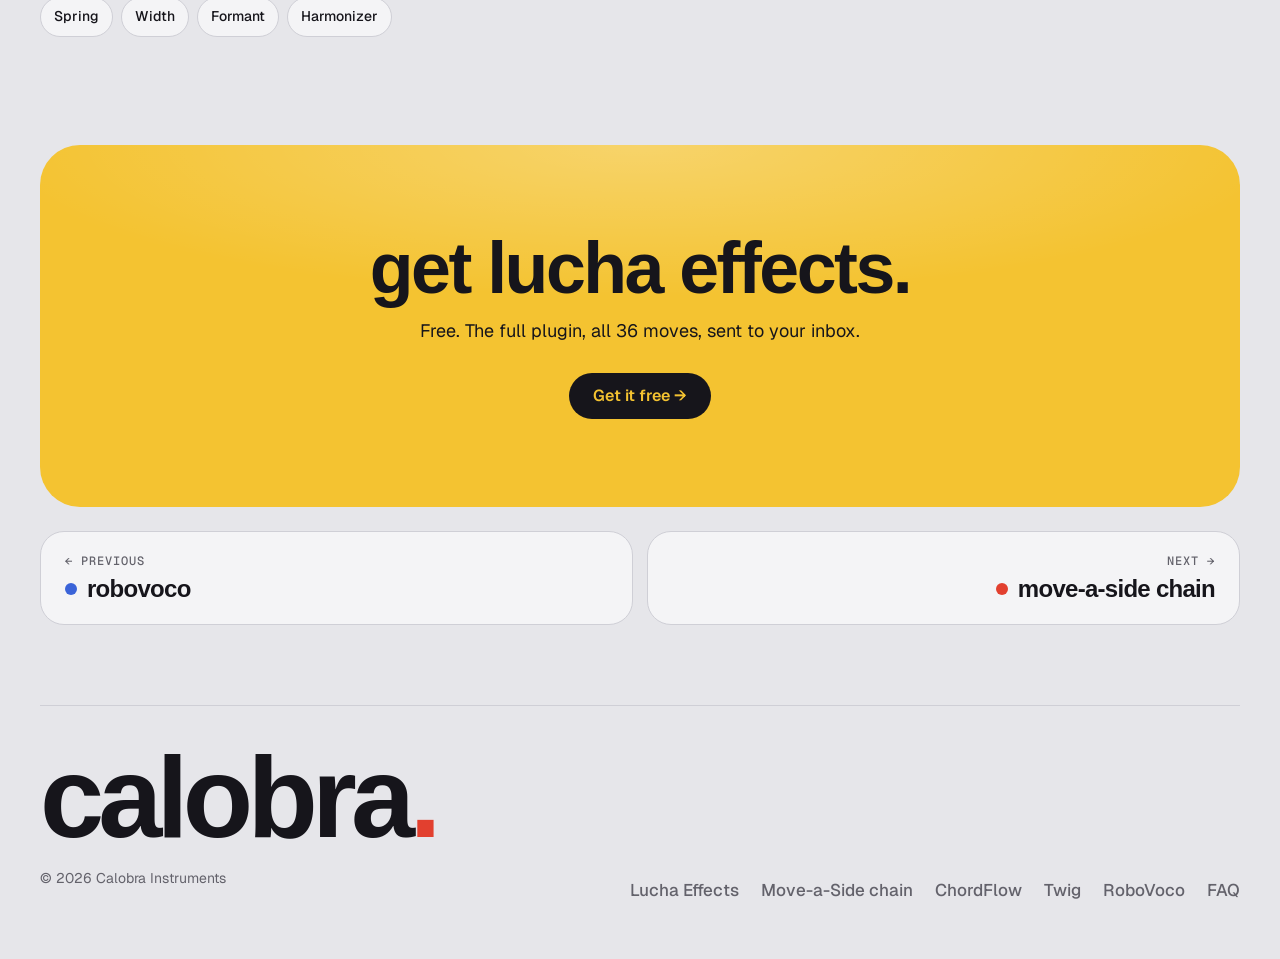
<file: lucha-effects.html>
<!doctype html>
<html lang="en">
<head>
<meta charset="utf-8">
<meta name="viewport" content="width=device-width, initial-scale=1">
<title>Lucha Effects · Calobra Instruments</title>
<meta name="description" content="Lucha Effects is a free multi-effect plugin where every preset is a luchador: nine fighters, 36 effect chains. VST3, AU and standalone.">
<meta name="theme-color" content="#e6e6ea">
<link rel="icon" href="favicon.svg" type="image/svg+xml">
<link rel="apple-touch-icon" href="apple-touch-icon.png">
<link rel="preconnect" href="https://api.fontshare.com">
<link rel="preconnect" href="https://fonts.googleapis.com">
<link rel="preconnect" href="https://fonts.gstatic.com" crossorigin>
<link rel="stylesheet" href="https://api.fontshare.com/v2/css?f[]=satoshi@700,900&display=swap">
<link rel="stylesheet" href="https://fonts.googleapis.com/css2?family=Geist:wght@400;500;600&family=Geist+Mono:wght@500&display=swap">
<link rel="stylesheet" href="styles.css">
<link rel="preload" as="image" href="img/lucha.webp">
</head>
<body data-p="lucha">

<div class="ticker" aria-label="Launch sale">
  <div class="ticker-track" id="ticker"></div>
</div>

<header class="top" id="top">
  <div class="wrap">
    <a class="logo" href="index.html" aria-label="Calobra Instruments, home">calobra<i></i></a>
    <nav aria-label="Main">
      <div class="nav-drop"><a href="index.html#plugins" aria-haspopup="true">Plugins</a><div class="mega"></div></div>
      <a href="index.html#bundle">Bundle</a>
      <a href="index.html#free">Free plugin</a>
      <a href="index.html#faq">FAQ</a>
    </nav>
    <a class="btn" href="index.html#bundle">Get the bundle<span> · <b data-price="bundle"></b></span></a>
  </div>
</header>

<main>
  <section class="p-hero">
    <div class="wrap">
      <div class="reveal">
        <a class="crumbs label" href="index.html#plugins">← All plugins</a>
        <span class="label kind">Multi-effect · Free</span>
        <h1>lucha effects<span class="dot">.</span></h1>
        <p class="lead">A multi-effect where every preset is a luchador. Change preset and the mask on the pedestal spins to the next fighter.</p>
        <p class="price-line">Free</p>
        <div class="btns">
          <a class="btn" href="index.html#free">Get it free</a>
          <a class="btn ghost" href="#roster">Meet the roster</a>
        </div>
        <dl class="specs">
          <div><dt>Formats</dt><dd>VST3 · AU · App</dd></div>
          <div><dt>Moves</dt><dd>36</dd></div>
          <div><dt>Modules</dt><dd>17</dd></div>
          <div><dt>Price</dt><dd>Free</dd></div>
        </dl>
      </div>
      <div class="shot reveal"><img src="img/lucha.webp" width="1400" height="923" alt="Lucha Effects: a luchador mask on a pedestal in a 3D wrestling ring, eight macro knobs on the turnbuckles and four move buttons on the apron"></div>
    </div>
  </section>

  <section class="block" id="listen">
    <div class="wrap">
      <div class="block-head reveal">
        <div><span class="label">Listen</span><h2>hear it first.</h2></div>
        <p>Demos played through Lucha Effects, straight out of the plugin.</p>
      </div>
      <div class="demos reveal" data-demos="lucha"></div>
    </div>
  </section>

  <section class="block" id="roster">
    <div class="wrap">
      <div class="block-head reveal">
        <div><span class="label">The roster</span><h2>nine luchadores, four moves each.</h2></div>
        <p>Each luchador is a sound family. Each move is a full effect chain with its own macros, levelled to sit near your input's loudness.</p>
      </div>
      <div class="reveal">
        <div class="fighters">
          <div class="fighter"><img src="img/masks/tornado_rojo.webp" width="300" height="400" alt="El Tornado Rojo mask" loading="lazy"><div><h3>El Tornado Rojo</h3><ul><li>Crossbody</li><li>Suicide Dive</li><li>Hurricanrana</li><li>Spinning Heel Kick</li></ul></div></div>
          <div class="fighter"><img src="img/masks/espectro_azul.webp" width="300" height="400" alt="Espectro Azul mask" loading="lazy"><div><h3>Espectro Azul</h3><ul><li>Corkscrew</li><li>Frog Splash</li><li>Moonsault</li><li>La Llorona</li></ul></div></div>
          <div class="fighter"><img src="img/masks/colmillo_blanco.webp" width="300" height="400" alt="Colmillo Blanco mask" loading="lazy"><div><h3>Colmillo Blanco</h3><ul><li>Armbar</li><li>Headlock</li><li>Scissor Kick</li><li>Stomp</li></ul></div></div>
          <div class="fighter"><img src="img/masks/la_calavera.webp" width="300" height="400" alt="La Calavera mask" loading="lazy"><div><h3>La Calavera</h3><ul><li>Tombstone</li><li>Small Package</li><li>Senton</li><li>Ofrenda</li></ul></div></div>
          <div class="fighter"><img src="img/masks/monarca_plata.webp" width="300" height="400" alt="El Monarca de Plata mask" loading="lazy"><div><h3>El Monarca de Plata</h3><ul><li>Coast to Coast</li><li>Suplex</li><li>Championship</li><li>Serenata</li></ul></div></div>
          <div class="fighter"><img src="img/masks/relampago.webp" width="300" height="400" alt="Relampago mask" loading="lazy"><div><h3>Relampago</h3><ul><li>Dropkick</li><li>Spear</li><li>Superkick</li><li>Huapango</li></ul></div></div>
          <div class="fighter"><img src="img/masks/hierro_gris.webp" width="300" height="400" alt="Hierro Gris mask" loading="lazy"><div><h3>Hierro Gris</h3><ul><li>Backbreaker</li><li>Destroyer</li><li>Cave-In</li><li>Sheet Metal</li></ul></div></div>
          <div class="fighter"><img src="img/masks/neblina.webp" width="300" height="400" alt="Neblina mask" loading="lazy"><div><h3>Neblina</h3><ul><li>Mist</li><li>Reversal</li><li>Haze</li><li>Ascension</li></ul></div></div>
          <div class="fighter"><img src="img/masks/diablo_carmesi.webp" width="300" height="400" alt="Diablo Carmesi mask" loading="lazy"><div><h3>Diablo Carmesi</h3><ul><li>Crucifix Bomb</li><li>Piledriver</li><li>Inferno</li><li>Devil Howl</li></ul></div></div>
        </div>
      </div>
    </div>
  </section>

  <section class="block">
    <div class="wrap split">
      <div class="reveal">
        <span class="label">Unmask</span>
        <h2>look under the mask.</h2>
        <p>Hit Unmask and the camera cranes up over the ring. The move's effect chain is laid out on the canvas from In to Out, each module with its own knobs. The lamp on each module is its bypass, and bypassing never clicks. Remask takes you back.</p>
        <p>On the main view, the eight turnbuckle knobs are the move's macros, and the last one is always Mix. The four moves sit on the ring apron, In and Out trim your levels, and + Save keeps your own version.</p>
      </div>
      <div class="shot reveal"><img src="img/lucha-unmask.webp" width="1400" height="923" alt="Lucha Effects Unmask view: the ring from above, the effect chain laid out from In to Out" loading="lazy"></div>
    </div>
  </section>

  <section class="block">
    <div class="wrap">
      <div class="block-head reveal">
        <div><span class="label">Inside every move</span><h2>17 custom modules.</h2></div>
        <p>Every module is built for Lucha and tested at three sample rates.</p>
      </div>
      <div class="reveal">
        <ul class="chips"><li>Filter</li><li>Drive</li><li>Crusher</li><li>Compressor</li><li>Punch</li><li>Chorus</li><li>Phaser</li><li>Tremolo</li><li>Rotary</li><li>Tape Wobble</li><li>Delay</li><li>Multitap</li><li>Arena Reverb</li><li>Spring</li><li>Width</li><li>Formant</li><li>Harmonizer</li></ul>
      </div>
    </div>
  </section>

  <section class="wrap">
    <div class="cta-band reveal">
      <h2>get lucha effects.</h2>
      <p>Free. The full plugin, all 36 moves, sent to your inbox.</p>
      <div class="btns"><a class="btn on-c" href="index.html#free">Get it free →</a></div>
    </div>
  </section>

  <nav class="wrap pager" aria-label="More plugins">
    <a href="robovoco.html" data-p="robovoco"><span class="label">← Previous</span><strong>RoboVoco</strong></a>
    <a href="move-a-side-chain.html" data-p="moveaside"><span class="label">Next →</span><strong>Move-a-Side chain</strong></a>
  </nav>
</main>

<footer>
  <div class="wrap">
    <div class="foot">
      <div>
        <p class="foot-brand">calobra<i>.</i></p>
        <p class="legal">© 2026 Calobra Instruments</p>
      </div>
      <ul>
        <li><a href="lucha-effects.html">Lucha Effects</a></li>
        <li><a href="move-a-side-chain.html">Move-a-Side chain</a></li>
        <li><a href="chordflow.html">ChordFlow</a></li>
        <li><a href="twig.html">Twig</a></li>
        <li><a href="robovoco.html">RoboVoco</a></li>
        <li><a href="index.html#faq">FAQ</a></li>
      </ul>
    </div>
  </div>
</footer>

<div class="toast" id="toast" role="status" aria-live="polite"></div>
<script src="site.js"></script>
<script src="scratch.js"></script>
</body>
</html>
</file>
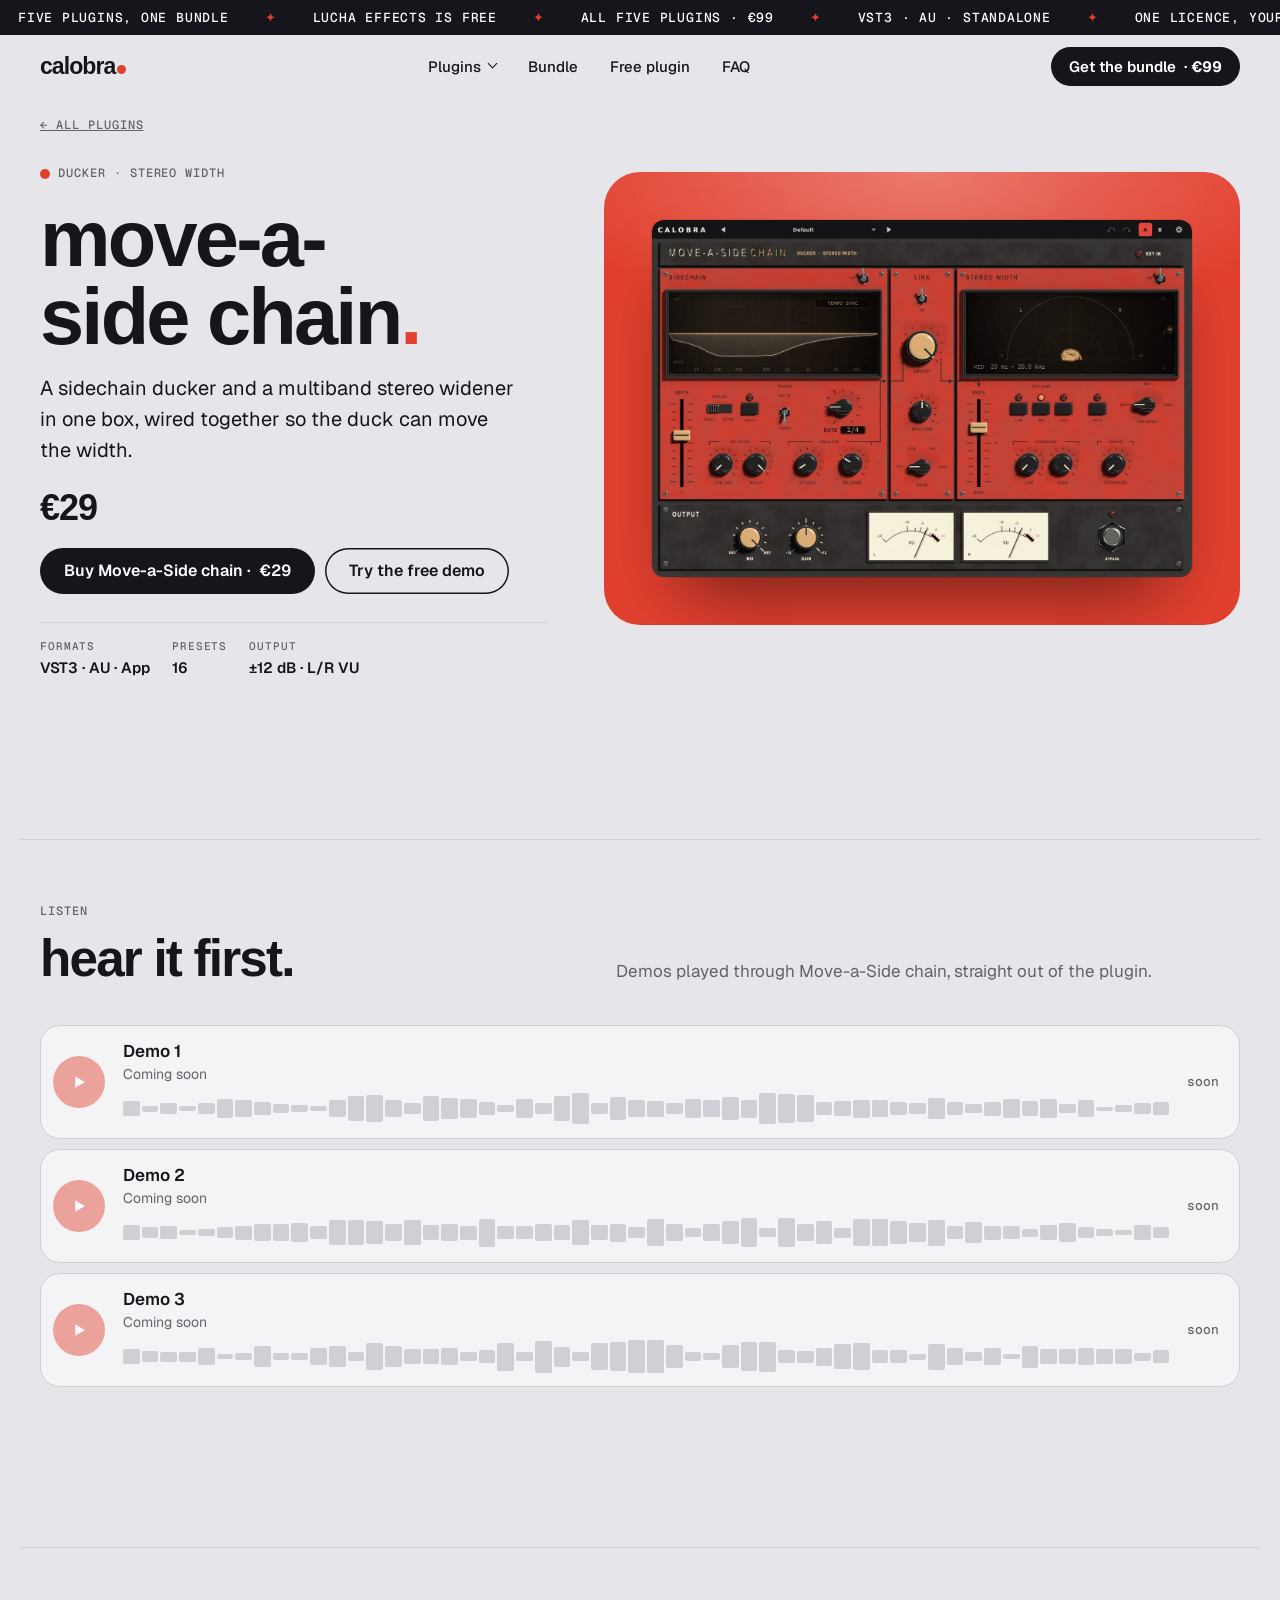
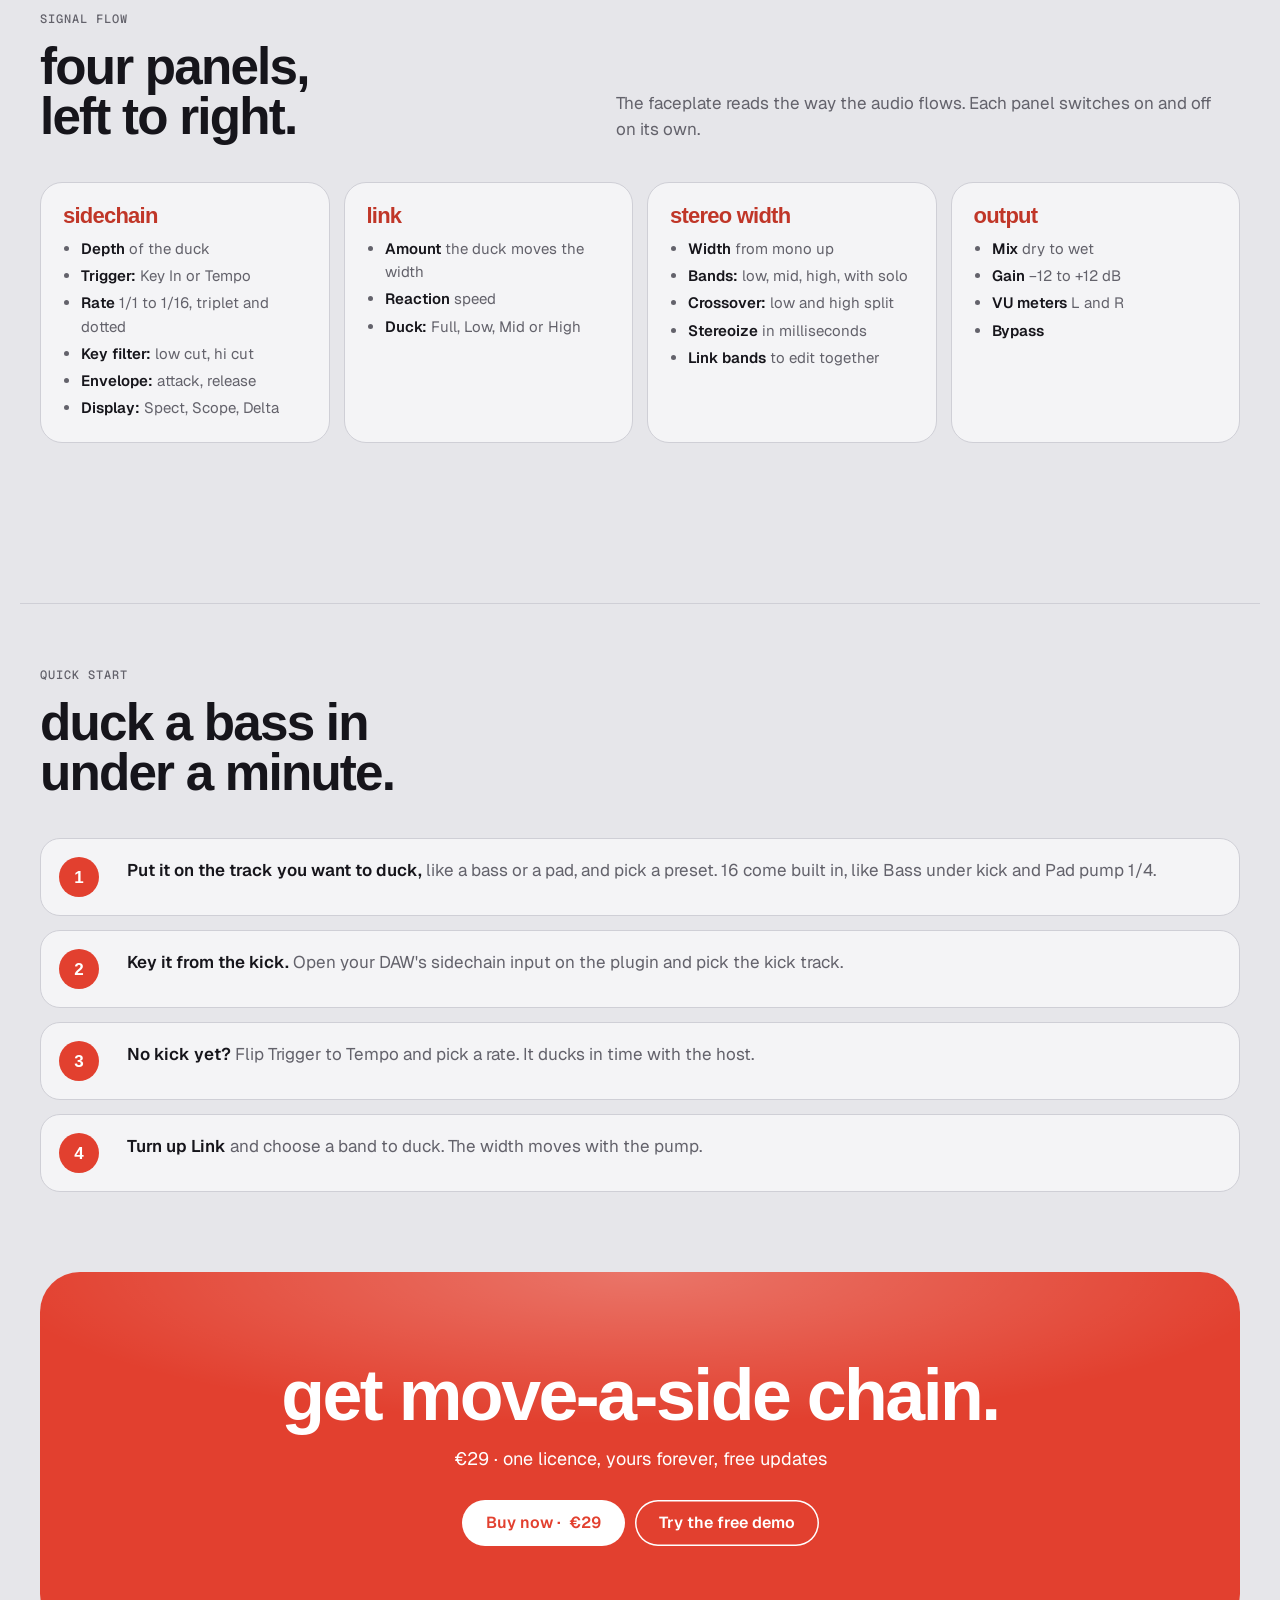
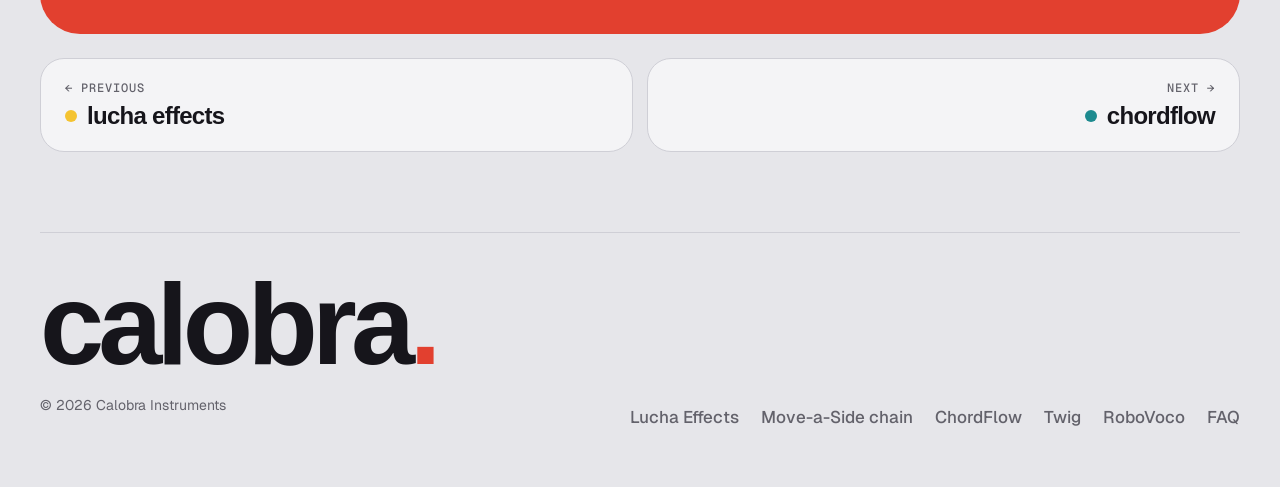
<file: move-a-side-chain.html>
<!doctype html>
<html lang="en">
<head>
<meta charset="utf-8">
<meta name="viewport" content="width=device-width, initial-scale=1">
<title>Move-a-Side chain · Calobra Instruments</title>
<meta name="description" content="Move-a-Side chain is a sidechain ducker and multiband stereo widener in one plugin, wired so the duck moves the width. VST3, AU and standalone.">
<meta name="theme-color" content="#e6e6ea">
<link rel="icon" href="favicon.svg" type="image/svg+xml">
<link rel="apple-touch-icon" href="apple-touch-icon.png">
<link rel="preconnect" href="https://api.fontshare.com">
<link rel="preconnect" href="https://fonts.googleapis.com">
<link rel="preconnect" href="https://fonts.gstatic.com" crossorigin>
<link rel="stylesheet" href="https://api.fontshare.com/v2/css?f[]=satoshi@700,900&display=swap">
<link rel="stylesheet" href="https://fonts.googleapis.com/css2?family=Geist:wght@400;500;600&family=Geist+Mono:wght@500&display=swap">
<link rel="stylesheet" href="styles.css">
<link rel="preload" as="image" href="img/moveaside.webp">
</head>
<body data-p="moveaside">

<div class="ticker" aria-label="Launch sale">
  <div class="ticker-track" id="ticker"></div>
</div>

<header class="top" id="top">
  <div class="wrap">
    <a class="logo" href="index.html" aria-label="Calobra Instruments, home">calobra<i></i></a>
    <nav aria-label="Main">
      <div class="nav-drop"><a href="index.html#plugins" aria-haspopup="true">Plugins</a><div class="mega"></div></div>
      <a href="index.html#bundle">Bundle</a>
      <a href="index.html#free">Free plugin</a>
      <a href="index.html#faq">FAQ</a>
    </nav>
    <a class="btn" href="index.html#bundle">Get the bundle<span> · <b data-price="bundle"></b></span></a>
  </div>
</header>

<main>
  <section class="p-hero">
    <div class="wrap">
      <div class="reveal">
        <a class="crumbs label" href="index.html#plugins">← All plugins</a>
        <span class="label kind">Ducker · Stereo width</span>
        <h1>move-a-side chain<span class="dot">.</span></h1>
        <p class="lead">A sidechain ducker and a multiband stereo widener in one box, wired together so the duck can move the width.</p>
        <p class="price-line"><span data-price="moveaside"></span> <s data-was="moveaside"></s></p>
        <div class="btns">
          <a class="btn" data-buy="moveaside" href="#">Buy Move-a-Side chain · <span data-price="moveaside"></span></a>
          <a class="btn ghost" data-demo="moveaside" href="#">Try the free demo</a>
        </div>
        <dl class="specs">
          <div><dt>Formats</dt><dd>VST3 · AU · App</dd></div>
          <div><dt>Presets</dt><dd>16</dd></div>
          <div><dt>Output</dt><dd>±12 dB · L/R VU</dd></div>
        </dl>
      </div>
      <div class="shot reveal"><img src="img/moveaside.webp" width="1400" height="925" alt="Move-a-Side chain: red Sidechain, Link and Stereo Width panels with VU meters"></div>
    </div>
  </section>

  <section class="block" id="listen">
    <div class="wrap">
      <div class="block-head reveal">
        <div><span class="label">Listen</span><h2>hear it first.</h2></div>
        <p>Demos played through Move-a-Side chain, straight out of the plugin.</p>
      </div>
      <div class="demos reveal" data-demos="moveaside"></div>
    </div>
  </section>

  <section class="block">
    <div class="wrap">
      <div class="block-head reveal">
        <div><span class="label">Signal flow</span><h2>four panels, left to right.</h2></div>
        <p>The faceplate reads the way the audio flows. Each panel switches on and off on its own.</p>
      </div>
      <div class="reveal">
        <div class="cards flow">
          <div class="card"><h3>Sidechain</h3><ul><li><b>Depth</b> of the duck</li><li><b>Trigger:</b> Key In or Tempo</li><li><b>Rate</b> 1/1 to 1/16, triplet and dotted</li><li><b>Key filter:</b> low cut, hi cut</li><li><b>Envelope:</b> attack, release</li><li><b>Display:</b> Spect, Scope, Delta</li></ul></div>
          <div class="card"><h3>Link</h3><ul><li><b>Amount</b> the duck moves the width</li><li><b>Reaction</b> speed</li><li><b>Duck:</b> Full, Low, Mid or High</li></ul></div>
          <div class="card"><h3>Stereo width</h3><ul><li><b>Width</b> from mono up</li><li><b>Bands:</b> low, mid, high, with solo</li><li><b>Crossover:</b> low and high split</li><li><b>Stereoize</b> in milliseconds</li><li><b>Link bands</b> to edit together</li></ul></div>
          <div class="card"><h3>Output</h3><ul><li><b>Mix</b> dry to wet</li><li><b>Gain</b> −12 to +12 dB</li><li><b>VU meters</b> L and R</li><li><b>Bypass</b></li></ul></div>
        </div>
      </div>
    </div>
  </section>

  <section class="block">
    <div class="wrap">
      <div class="block-head reveal">
        <div><span class="label">Quick start</span><h2>duck a bass in under a minute.</h2></div>
        
      </div>
      <div class="reveal">
        <ol class="steps">
          <li><span><b>Put it on the track you want to duck,</b> like a bass or a pad, and pick a preset. 16 come built in, like Bass under kick and Pad pump 1/4.</span></li>
          <li><span><b>Key it from the kick.</b> Open your DAW's sidechain input on the plugin and pick the kick track.</span></li>
          <li><span><b>No kick yet?</b> Flip Trigger to Tempo and pick a rate. It ducks in time with the host.</span></li>
          <li><span><b>Turn up Link</b> and choose a band to duck. The width moves with the pump.</span></li>
        </ol>
      </div>
    </div>
  </section>

  <section class="wrap">
    <div class="cta-band reveal">
      <h2>get move-a-side chain.</h2>
      <p><s data-was="moveaside"></s> <span data-price="moveaside"></span> · one licence, yours forever, free updates</p>
      <div class="btns"><a class="btn on-c" data-buy="moveaside" href="#">Buy now · <span data-price="moveaside"></span></a><a class="btn ghost on-c" data-demo="moveaside" href="#">Try the free demo</a></div>
    </div>
  </section>

  <nav class="wrap pager" aria-label="More plugins">
    <a href="lucha-effects.html" data-p="lucha"><span class="label">← Previous</span><strong>Lucha Effects</strong></a>
    <a href="chordflow.html" data-p="chordflow"><span class="label">Next →</span><strong>ChordFlow</strong></a>
  </nav>
</main>

<footer>
  <div class="wrap">
    <div class="foot">
      <div>
        <p class="foot-brand">calobra<i>.</i></p>
        <p class="legal">© 2026 Calobra Instruments</p>
      </div>
      <ul>
        <li><a href="lucha-effects.html">Lucha Effects</a></li>
        <li><a href="move-a-side-chain.html">Move-a-Side chain</a></li>
        <li><a href="chordflow.html">ChordFlow</a></li>
        <li><a href="twig.html">Twig</a></li>
        <li><a href="robovoco.html">RoboVoco</a></li>
        <li><a href="index.html#faq">FAQ</a></li>
      </ul>
    </div>
  </div>
</footer>

<div class="toast" id="toast" role="status" aria-live="polite"></div>
<script src="site.js"></script>
<script src="scratch.js"></script>
</body>
</html>
</file>
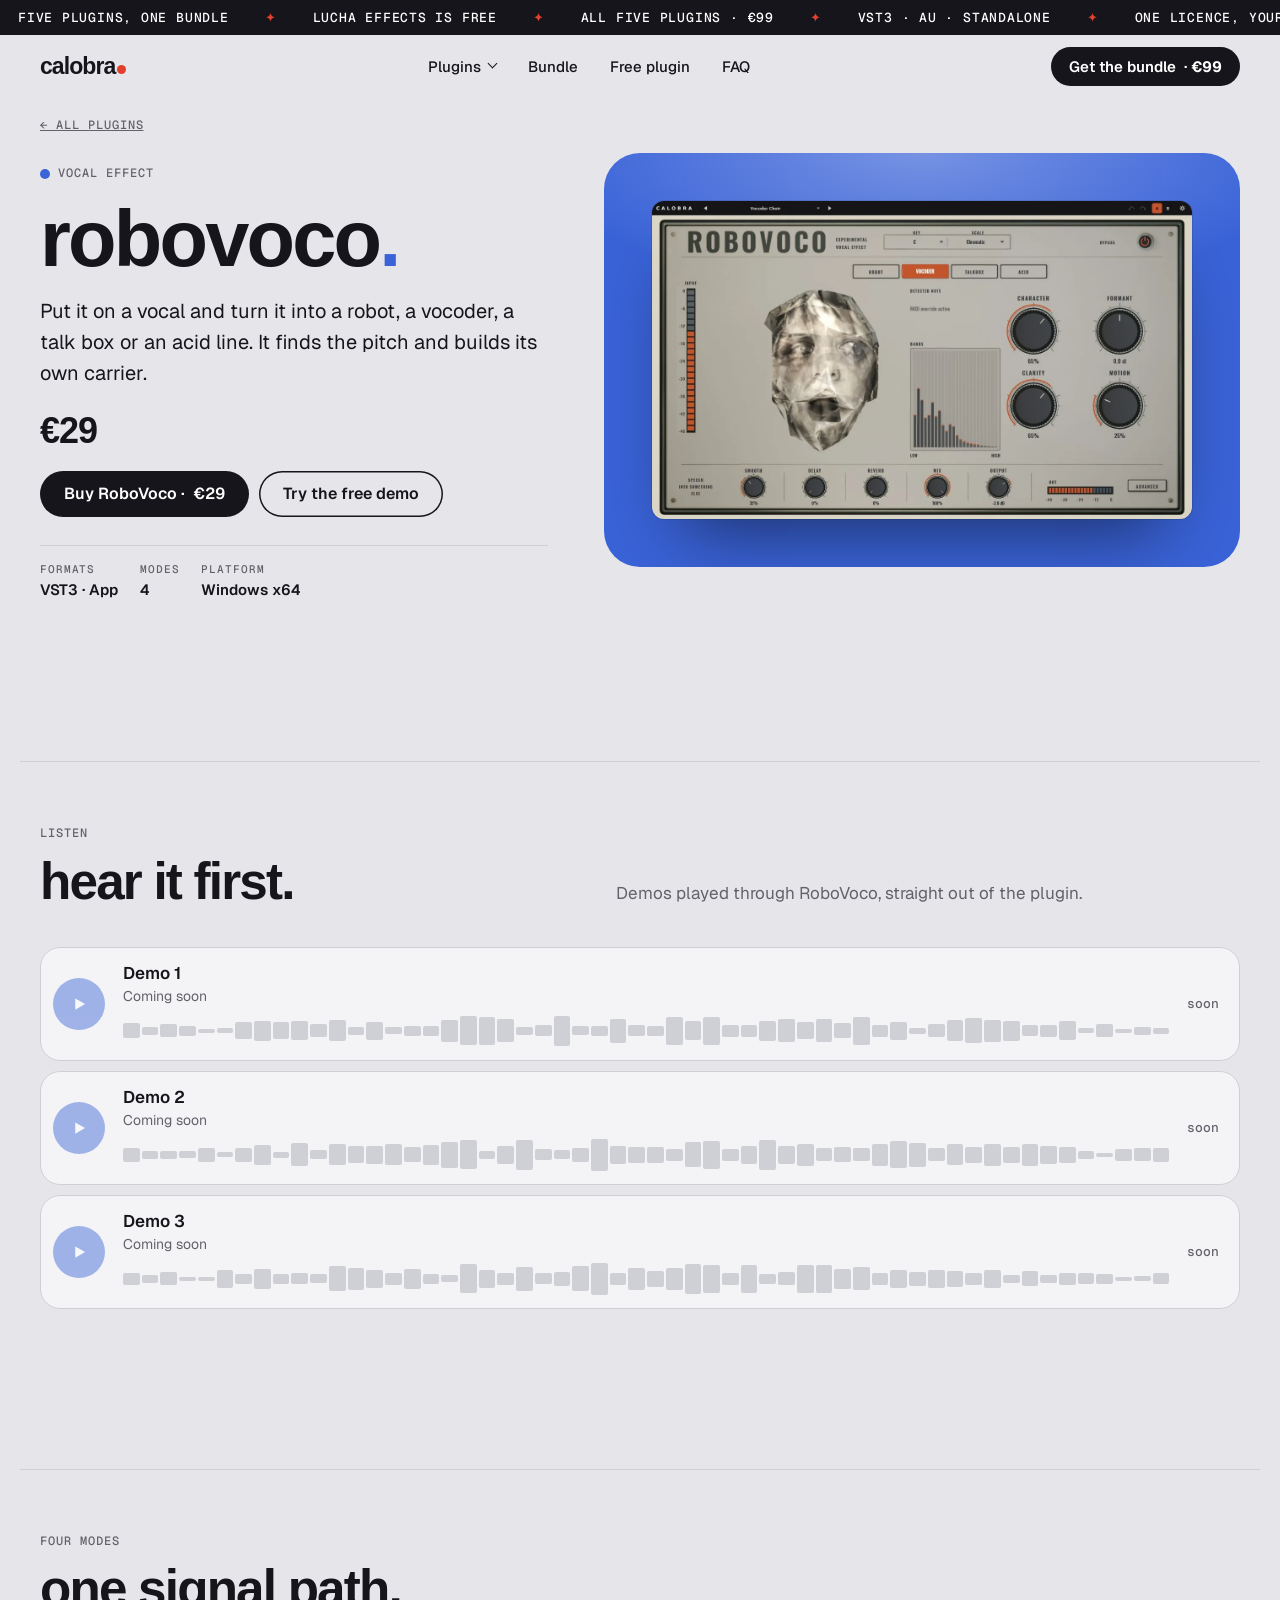
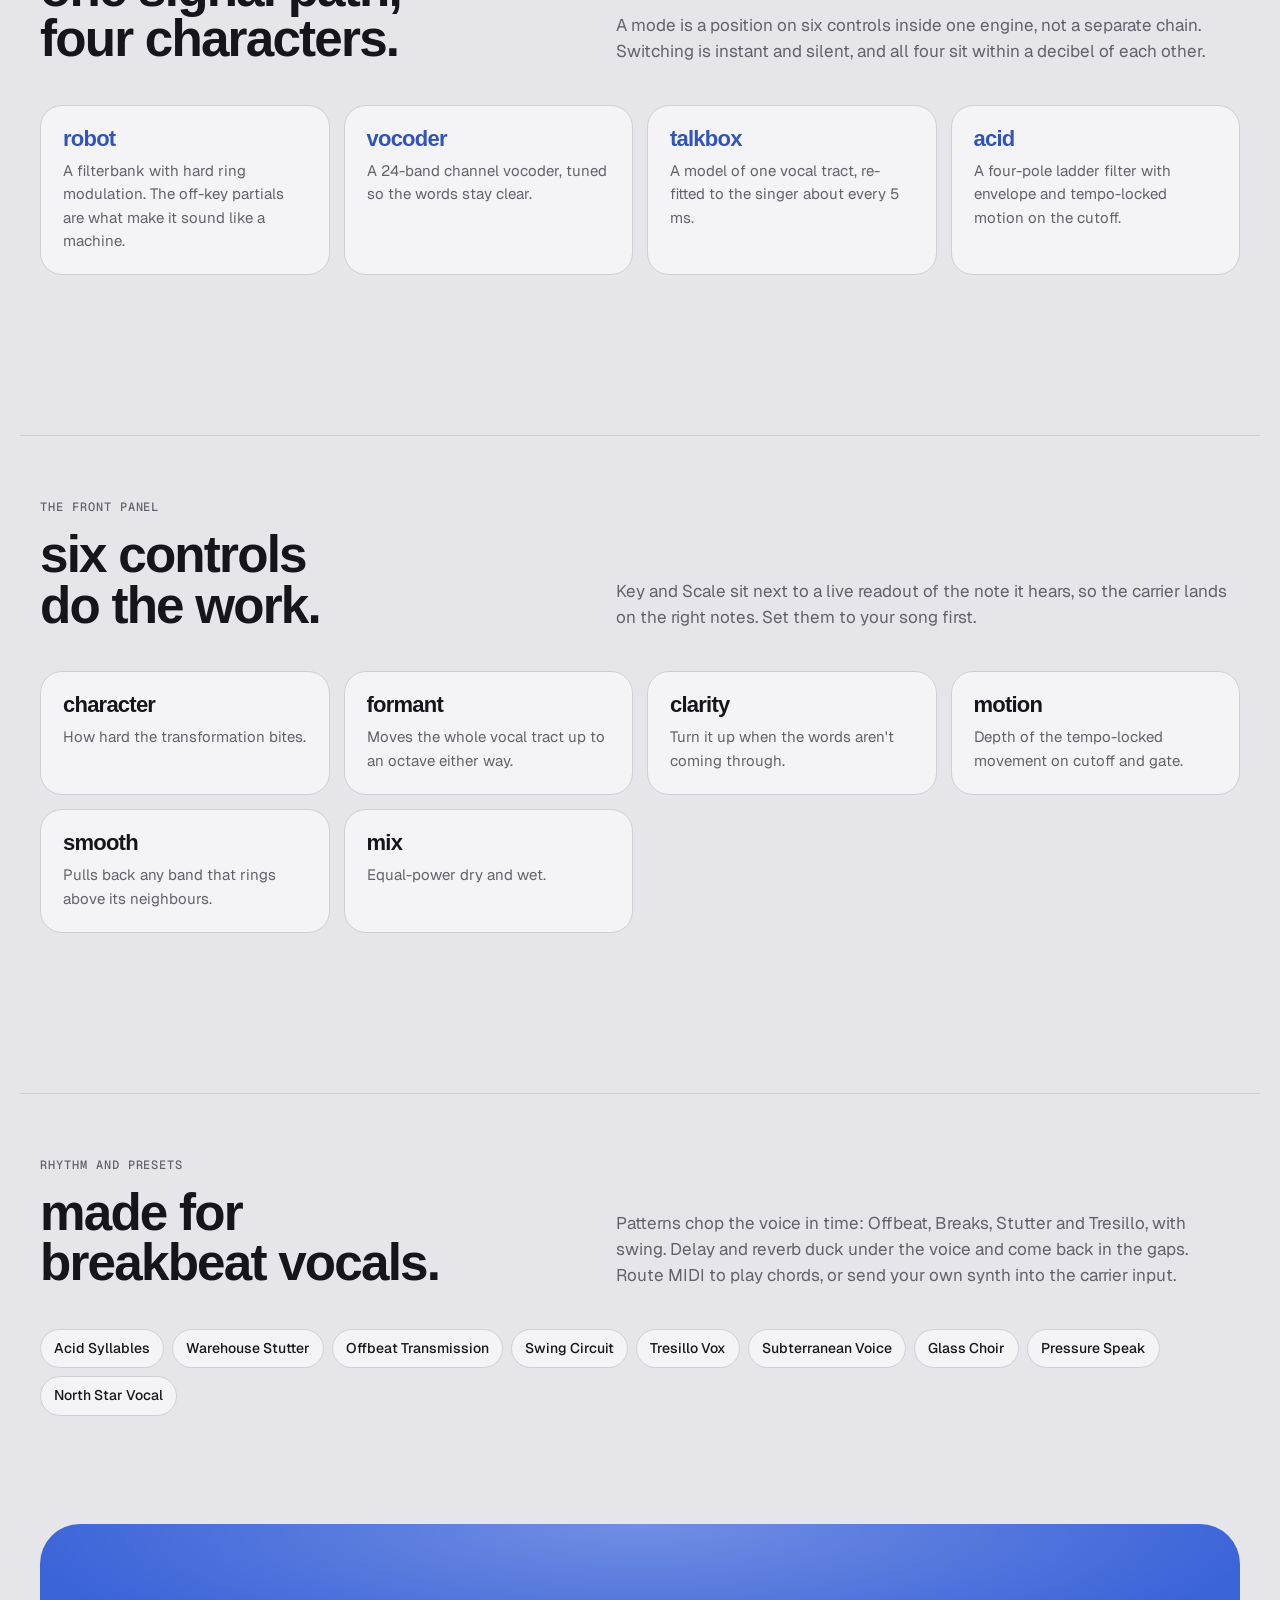
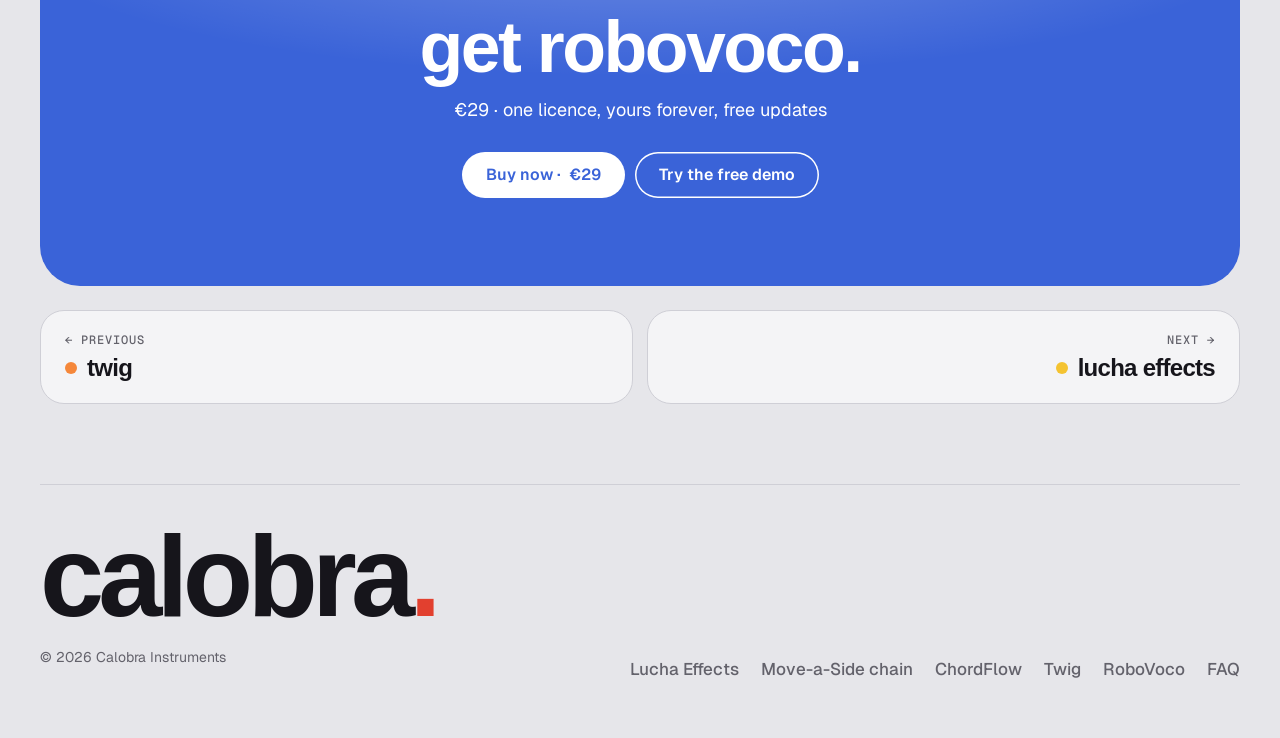
<file: robovoco.html>
<!doctype html>
<html lang="en">
<head>
<meta charset="utf-8">
<meta name="viewport" content="width=device-width, initial-scale=1">
<title>RoboVoco · Calobra Instruments</title>
<meta name="description" content="RoboVoco turns a vocal into a robot, a vocoder, a talk box or an acid line. It finds the pitch and builds its own carrier. VST3 and standalone.">
<meta name="theme-color" content="#e6e6ea">
<link rel="icon" href="favicon.svg" type="image/svg+xml">
<link rel="apple-touch-icon" href="apple-touch-icon.png">
<link rel="preconnect" href="https://api.fontshare.com">
<link rel="preconnect" href="https://fonts.googleapis.com">
<link rel="preconnect" href="https://fonts.gstatic.com" crossorigin>
<link rel="stylesheet" href="https://api.fontshare.com/v2/css?f[]=satoshi@700,900&display=swap">
<link rel="stylesheet" href="https://fonts.googleapis.com/css2?family=Geist:wght@400;500;600&family=Geist+Mono:wght@500&display=swap">
<link rel="stylesheet" href="styles.css">
<link rel="preload" as="image" href="img/robovoco.webp">
</head>
<body data-p="robovoco">

<div class="ticker" aria-label="Launch sale">
  <div class="ticker-track" id="ticker"></div>
</div>

<header class="top" id="top">
  <div class="wrap">
    <a class="logo" href="index.html" aria-label="Calobra Instruments, home">calobra<i></i></a>
    <nav aria-label="Main">
      <div class="nav-drop"><a href="index.html#plugins" aria-haspopup="true">Plugins</a><div class="mega"></div></div>
      <a href="index.html#bundle">Bundle</a>
      <a href="index.html#free">Free plugin</a>
      <a href="index.html#faq">FAQ</a>
    </nav>
    <a class="btn" href="index.html#bundle">Get the bundle<span> · <b data-price="bundle"></b></span></a>
  </div>
</header>

<main>
  <section class="p-hero">
    <div class="wrap">
      <div class="reveal">
        <a class="crumbs label" href="index.html#plugins">← All plugins</a>
        <span class="label kind">Vocal effect</span>
        <h1>robovoco<span class="dot">.</span></h1>
        <p class="lead">Put it on a vocal and turn it into a robot, a vocoder, a talk box or an acid line. It finds the pitch and builds its own carrier.</p>
        <p class="price-line"><span data-price="robovoco"></span> <s data-was="robovoco"></s></p>
        <div class="btns">
          <a class="btn" data-buy="robovoco" href="#">Buy RoboVoco · <span data-price="robovoco"></span></a>
          <a class="btn ghost" data-demo="robovoco" href="#">Try the free demo</a>
        </div>
        <dl class="specs">
          <div><dt>Formats</dt><dd>VST3 · App</dd></div>
          <div><dt>Modes</dt><dd>4</dd></div>
          <div><dt>Platform</dt><dd>Windows x64</dd></div>
        </dl>
      </div>
      <div class="shot reveal"><img src="img/robovoco.webp" width="1280" height="754" alt="RoboVoco: a folded paper face, mode buttons, a 24-band display and large knobs"></div>
    </div>
  </section>

  <section class="block" id="listen">
    <div class="wrap">
      <div class="block-head reveal">
        <div><span class="label">Listen</span><h2>hear it first.</h2></div>
        <p>Demos played through RoboVoco, straight out of the plugin.</p>
      </div>
      <div class="demos reveal" data-demos="robovoco"></div>
    </div>
  </section>

  <section class="block">
    <div class="wrap">
      <div class="block-head reveal">
        <div><span class="label">Four modes</span><h2>one signal path, four characters.</h2></div>
        <p>A mode is a position on six controls inside one engine, not a separate chain. Switching is instant and silent, and all four sit within a decibel of each other.</p>
      </div>
      <div class="reveal">
        <div class="cards flow">
          <div class="card"><h3>Robot</h3><p>A filterbank with hard ring modulation. The off-key partials are what make it sound like a machine.</p></div>
          <div class="card"><h3>Vocoder</h3><p>A 24-band channel vocoder, tuned so the words stay clear.</p></div>
          <div class="card"><h3>Talkbox</h3><p>A model of one vocal tract, re-fitted to the singer about every 5 ms.</p></div>
          <div class="card"><h3>Acid</h3><p>A four-pole ladder filter with envelope and tempo-locked motion on the cutoff.</p></div>
        </div>
      </div>
    </div>
  </section>

  <section class="block">
    <div class="wrap">
      <div class="block-head reveal">
        <div><span class="label">The front panel</span><h2>six controls do the work.</h2></div>
        <p>Key and Scale sit next to a live readout of the note it hears, so the carrier lands on the right notes. Set them to your song first.</p>
      </div>
      <div class="reveal">
        <div class="cards ">
          <div class="card"><h3>Character</h3><p>How hard the transformation bites.</p></div>
          <div class="card"><h3>Formant</h3><p>Moves the whole vocal tract up to an octave either way.</p></div>
          <div class="card"><h3>Clarity</h3><p>Turn it up when the words aren't coming through.</p></div>
          <div class="card"><h3>Motion</h3><p>Depth of the tempo-locked movement on cutoff and gate.</p></div>
          <div class="card"><h3>Smooth</h3><p>Pulls back any band that rings above its neighbours.</p></div>
          <div class="card"><h3>Mix</h3><p>Equal-power dry and wet.</p></div>
        </div>
      </div>
    </div>
  </section>

  <section class="block">
    <div class="wrap">
      <div class="block-head reveal">
        <div><span class="label">Rhythm and presets</span><h2>made for breakbeat vocals.</h2></div>
        <p>Patterns chop the voice in time: Offbeat, Breaks, Stutter and Tresillo, with swing. Delay and reverb duck under the voice and come back in the gaps. Route MIDI to play chords, or send your own synth into the carrier input.</p>
      </div>
      <div class="reveal">
        <ul class="chips"><li>Acid Syllables</li><li>Warehouse Stutter</li><li>Offbeat Transmission</li><li>Swing Circuit</li><li>Tresillo Vox</li><li>Subterranean Voice</li><li>Glass Choir</li><li>Pressure Speak</li><li>North Star Vocal</li></ul>
      </div>
    </div>
  </section>

  <section class="wrap">
    <div class="cta-band reveal">
      <h2>get robovoco.</h2>
      <p><s data-was="robovoco"></s> <span data-price="robovoco"></span> · one licence, yours forever, free updates</p>
      <div class="btns"><a class="btn on-c" data-buy="robovoco" href="#">Buy now · <span data-price="robovoco"></span></a><a class="btn ghost on-c" data-demo="robovoco" href="#">Try the free demo</a></div>
    </div>
  </section>

  <nav class="wrap pager" aria-label="More plugins">
    <a href="twig.html" data-p="twig"><span class="label">← Previous</span><strong>Twig</strong></a>
    <a href="lucha-effects.html" data-p="lucha"><span class="label">Next →</span><strong>Lucha Effects</strong></a>
  </nav>
</main>

<footer>
  <div class="wrap">
    <div class="foot">
      <div>
        <p class="foot-brand">calobra<i>.</i></p>
        <p class="legal">© 2026 Calobra Instruments</p>
      </div>
      <ul>
        <li><a href="lucha-effects.html">Lucha Effects</a></li>
        <li><a href="move-a-side-chain.html">Move-a-Side chain</a></li>
        <li><a href="chordflow.html">ChordFlow</a></li>
        <li><a href="twig.html">Twig</a></li>
        <li><a href="robovoco.html">RoboVoco</a></li>
        <li><a href="index.html#faq">FAQ</a></li>
      </ul>
    </div>
  </div>
</footer>

<div class="toast" id="toast" role="status" aria-live="polite"></div>
<script src="site.js"></script>
<script src="scratch.js"></script>
</body>
</html>
</file>
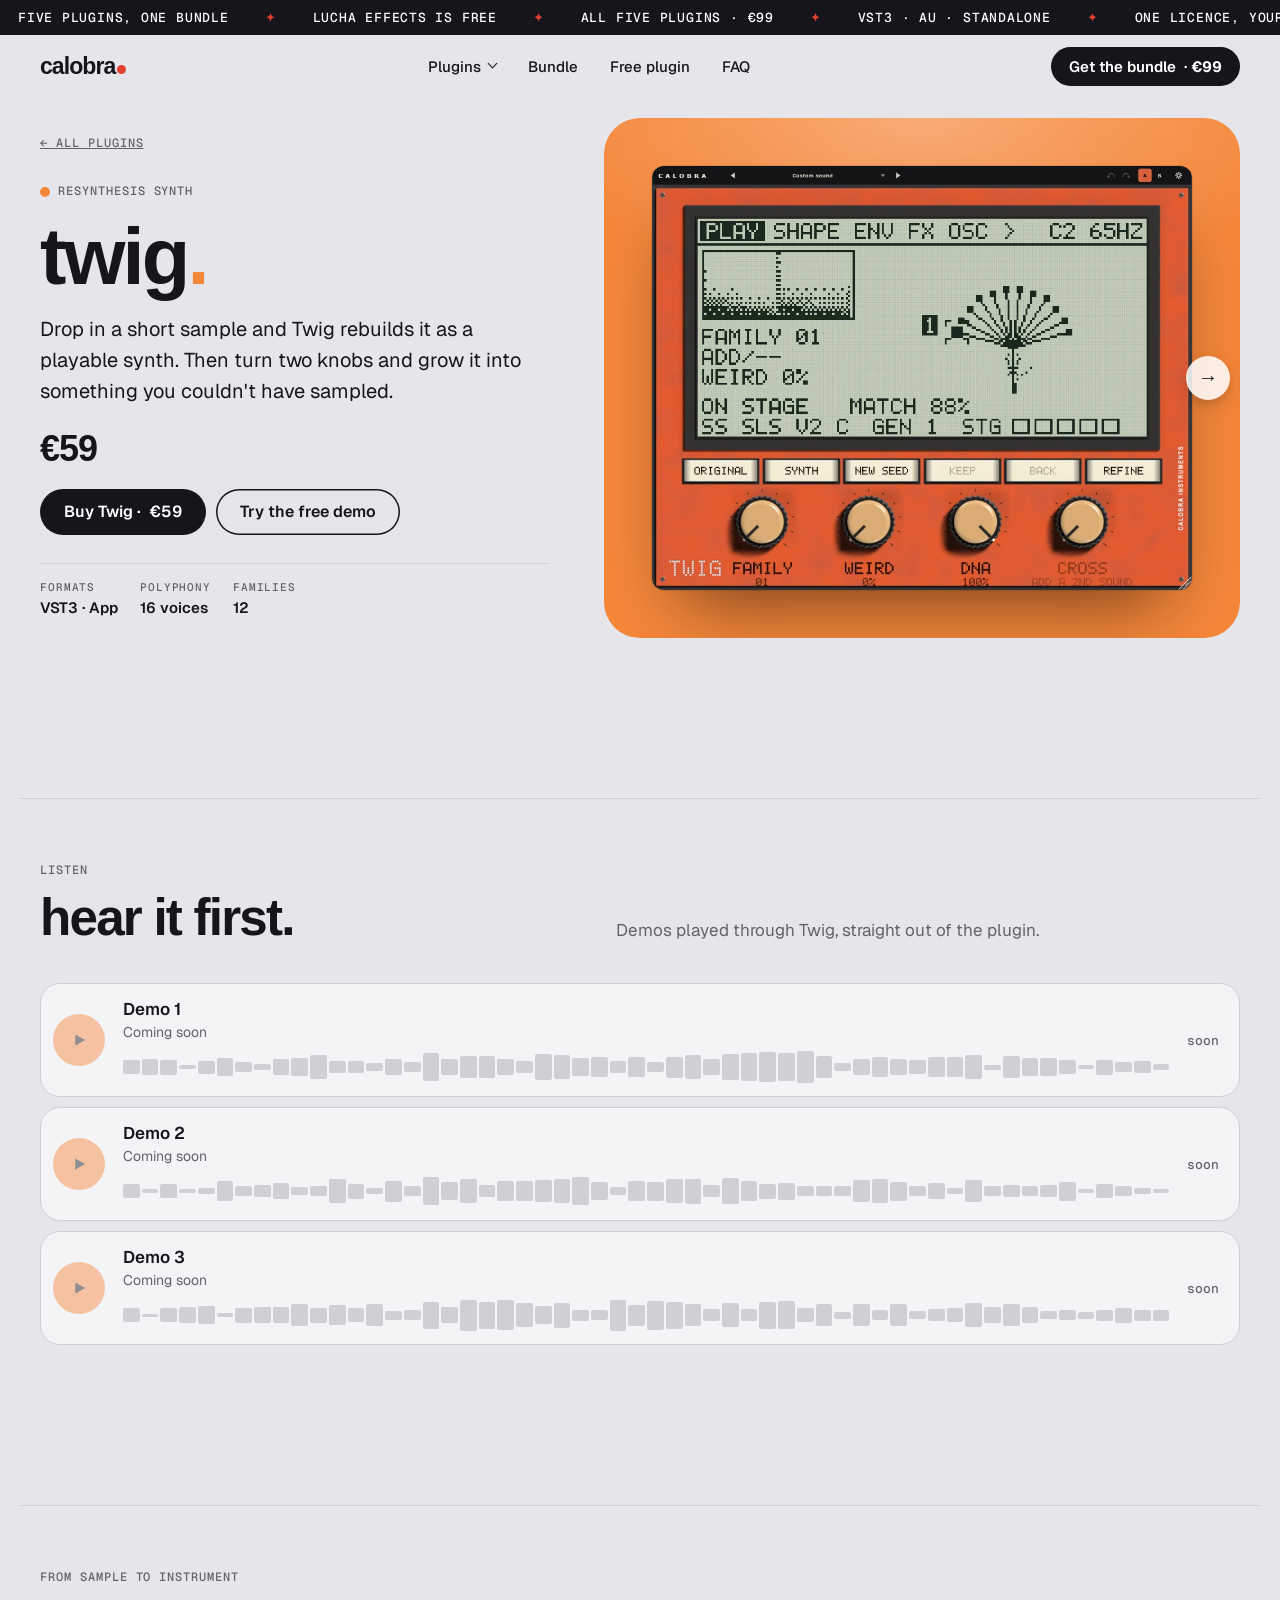
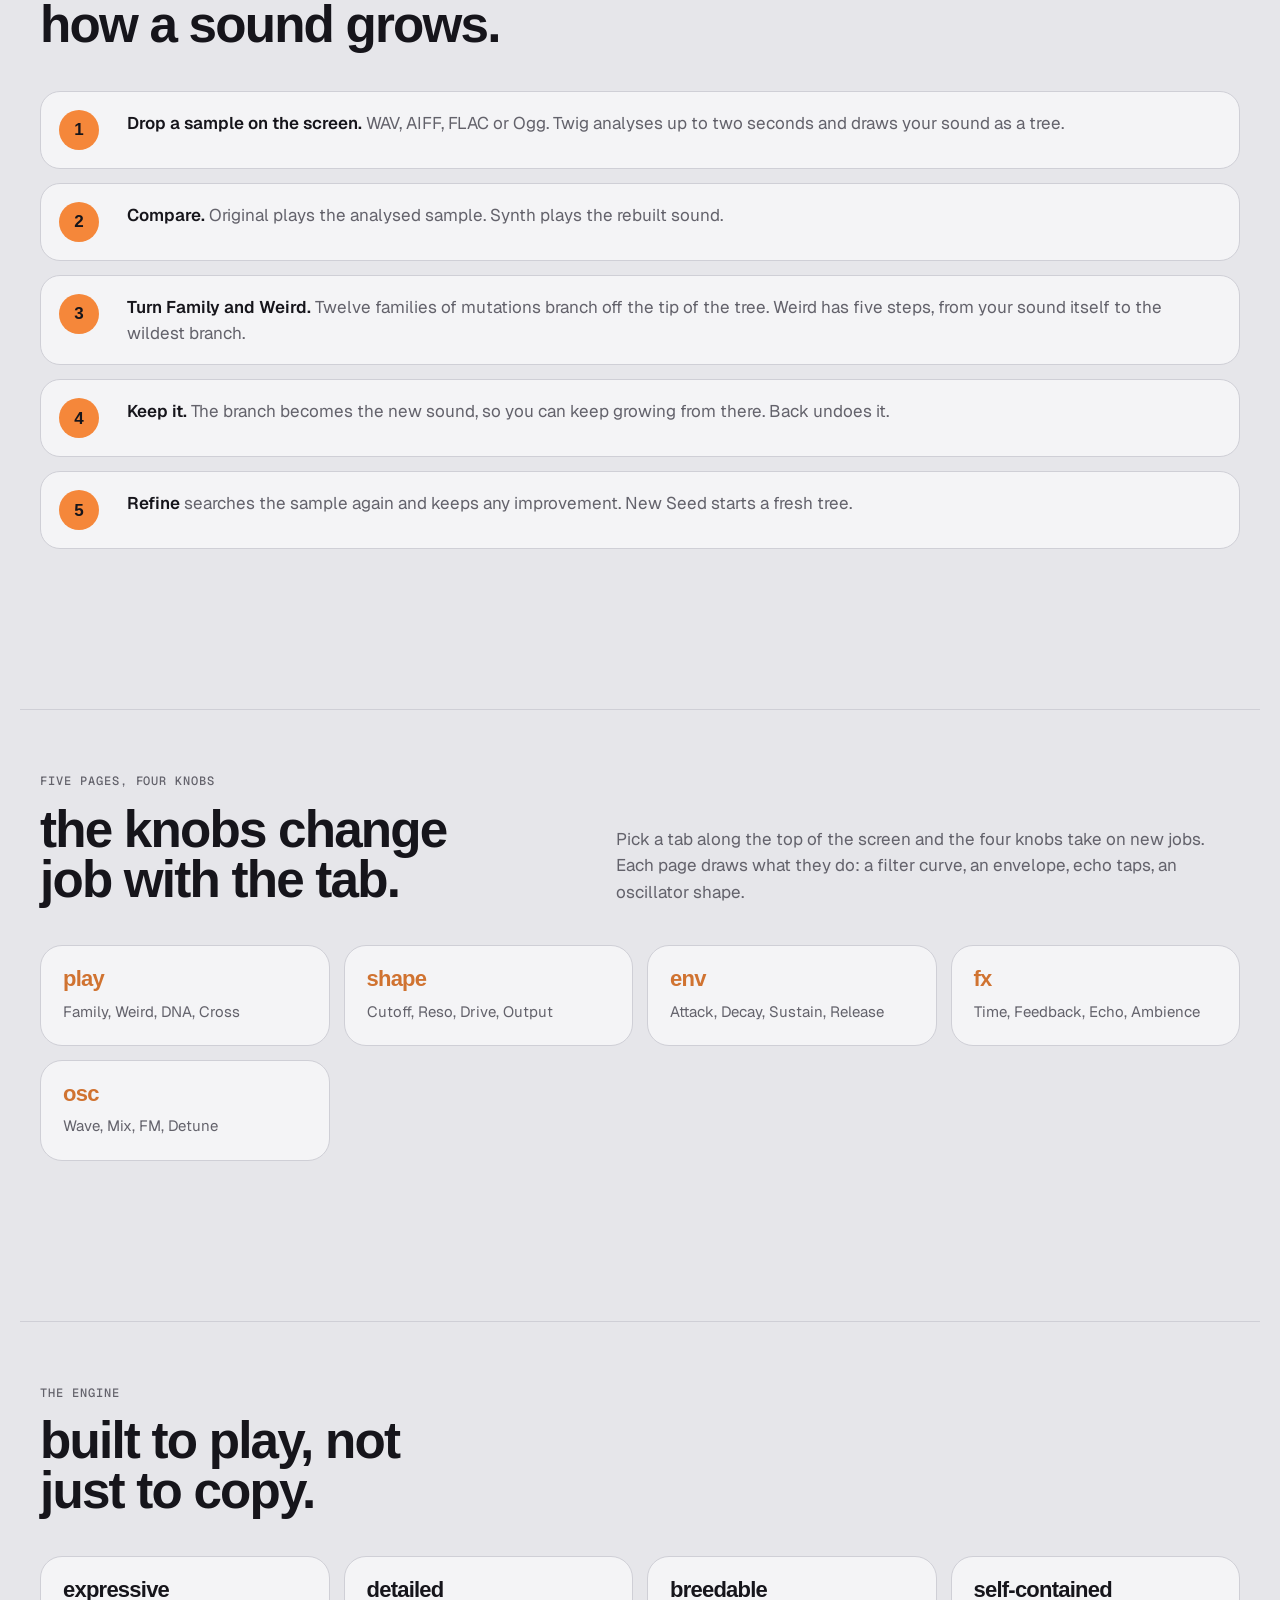
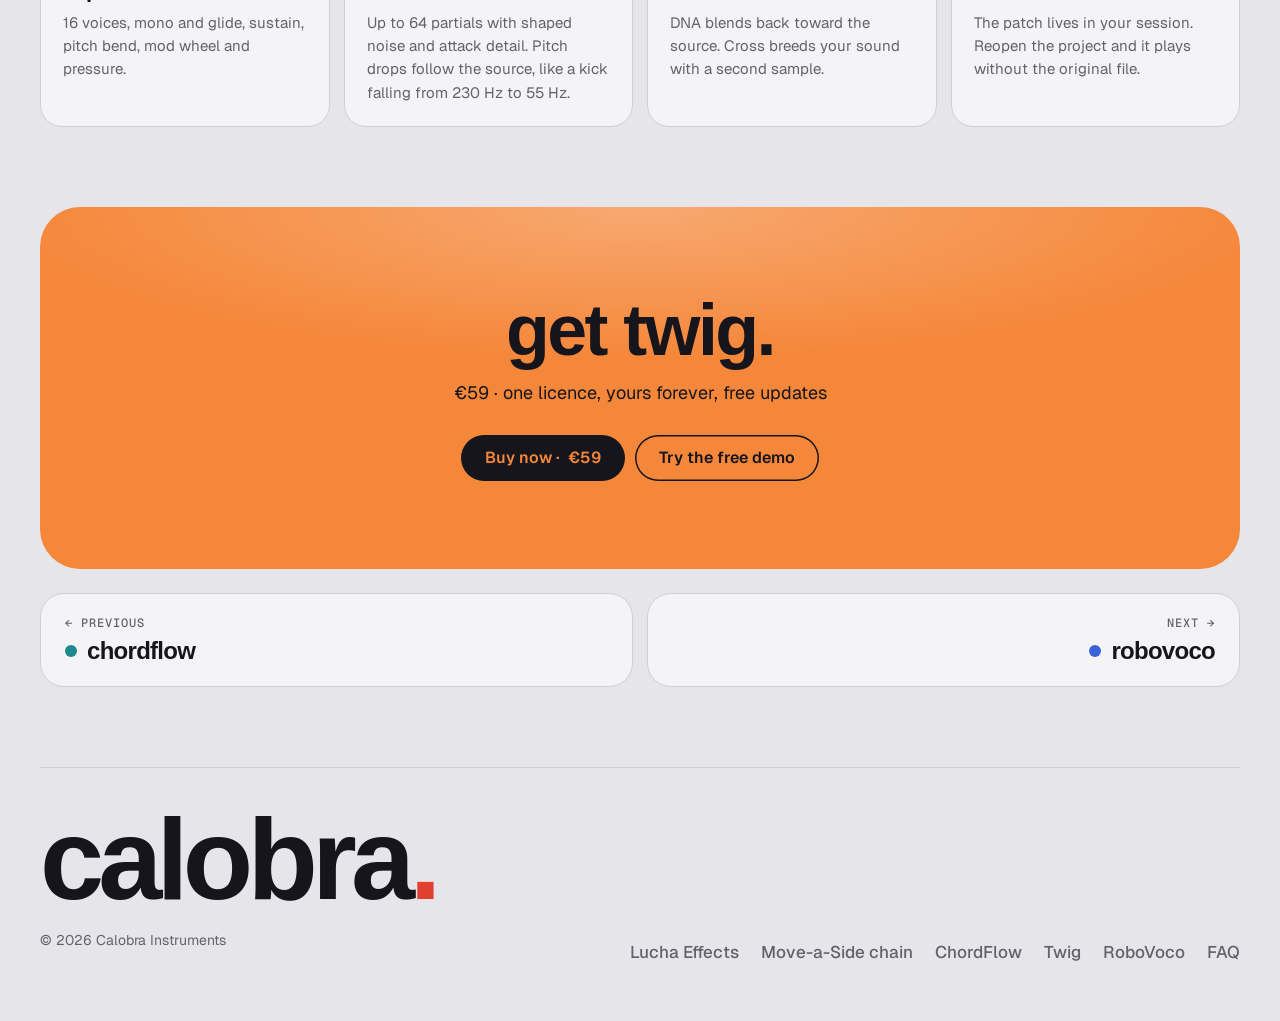
<file: twig.html>
<!doctype html>
<html lang="en">
<head>
<meta charset="utf-8">
<meta name="viewport" content="width=device-width, initial-scale=1">
<title>Twig · Calobra Instruments</title>
<meta name="description" content="Twig is a resynthesis synth plugin. Drop in a short sample, Twig rebuilds it as a playable 16-voice synth, then grow it into twelve families of mutations. VST3 and standalone.">
<meta name="theme-color" content="#e6e6ea">
<link rel="icon" href="favicon.svg" type="image/svg+xml">
<link rel="apple-touch-icon" href="apple-touch-icon.png">
<link rel="preconnect" href="https://api.fontshare.com">
<link rel="preconnect" href="https://fonts.googleapis.com">
<link rel="preconnect" href="https://fonts.gstatic.com" crossorigin>
<link rel="stylesheet" href="https://api.fontshare.com/v2/css?f[]=satoshi@700,900&display=swap">
<link rel="stylesheet" href="https://fonts.googleapis.com/css2?family=Geist:wght@400;500;600&family=Geist+Mono:wght@500&display=swap">
<link rel="stylesheet" href="styles.css">
<link rel="preload" as="image" href="img/twig.webp">
</head>
<body data-p="twig">

<div class="ticker" aria-label="Launch sale">
  <div class="ticker-track" id="ticker"></div>
</div>

<header class="top" id="top">
  <div class="wrap">
    <a class="logo" href="index.html" aria-label="Calobra Instruments, home">calobra<i></i></a>
    <nav aria-label="Main">
      <div class="nav-drop"><a href="index.html#plugins" aria-haspopup="true">Plugins</a><div class="mega"></div></div>
      <a href="index.html#bundle">Bundle</a>
      <a href="index.html#free">Free plugin</a>
      <a href="index.html#faq">FAQ</a>
    </nav>
    <a class="btn" href="index.html#bundle">Get the bundle<span> · <b data-price="bundle"></b></span></a>
  </div>
</header>

<main>
  <section class="p-hero">
    <div class="wrap">
      <div class="reveal">
        <a class="crumbs label" href="index.html#plugins">← All plugins</a>
        <span class="label kind">Resynthesis synth</span>
        <h1>twig<span class="dot">.</span></h1>
        <p class="lead">Drop in a short sample and Twig rebuilds it as a playable synth. Then turn two knobs and grow it into something you couldn't have sampled.</p>
        <p class="price-line"><span data-price="twig"></span> <s data-was="twig"></s></p>
        <div class="btns">
          <a class="btn" data-buy="twig" href="#">Buy Twig · <span data-price="twig"></span></a>
          <a class="btn ghost" data-demo="twig" href="#">Try the free demo</a>
        </div>
        <dl class="specs">
          <div><dt>Formats</dt><dd>VST3 · App</dd></div>
          <div><dt>Polyphony</dt><dd>16 voices</dd></div>
          <div><dt>Families</dt><dd>12</dd></div>
        </dl>
      </div>
      <div class="shot carousel reveal" aria-roledescription="carousel" aria-label="Twig screenshots and renders">
        <div class="slides" tabindex="0">
          <div class="slide"><img src="img/twig.webp" width="902" height="708" alt="Twig with a bass sample loaded: its spectrum and a tree of twelve mutation families on the green LCD, above six keys and the Family, Weird, DNA and Cross knobs"></div>
          <div class="slide"><video src="img/twig/twig.mp4" poster="img/twig/8.webp" width="1920" height="1080" muted loop playsinline preload="none" aria-label="Twig hardware render, looping"></video></div>
          <div class="slide"><img src="img/twig/8.webp" width="1920" height="1080" loading="lazy" alt="Twig's screen showing a grown tree of 173 branches"></div>
          <div class="slide"><img src="img/twig/7.webp" width="2000" height="1125" loading="lazy" alt="Twig searching: add, sub, FM and hybrid engines scoring, playing the best match so far at 87%"></div>
          <div class="slide"><img src="img/twig/6.webp" width="2000" height="1125" loading="lazy" alt="Play page: family 07, FM motion, weird at 48% with the mutation tree on the right"></div>
          <div class="slide"><img src="img/twig/3.webp" width="2000" height="1125" loading="lazy" alt="Env page: attack, decay, sustain and release drawn as a pixel envelope"></div>
          <div class="slide"><img src="img/twig/5.webp" width="2000" height="1125" loading="lazy" alt="Empty Twig asking to drop a WAV, AIFF, FLAC or Ogg sample"></div>
          <div class="slide"><img src="img/twig/2.webp" width="2000" height="1125" loading="lazy" alt="Low side view of the FX page with time, feedback and ambience readouts"></div>
          <div class="slide"><img src="img/twig/1.webp" width="2000" height="1125" loading="lazy" alt="Close-up of Twig's tan knobs beneath the Osc page readout"></div>
          <div class="slide"><img src="img/twig/4.webp" width="2000" height="1125" loading="lazy" alt="Close-up of the drive curve on the Shape page LCD"></div>
        </div>
        <button class="car-btn prev" type="button" aria-label="Previous image">&larr;</button>
        <button class="car-btn next" type="button" aria-label="Next image">&rarr;</button>
      </div>
    </div>
  </section>

  <section class="block" id="listen">
    <div class="wrap">
      <div class="block-head reveal">
        <div><span class="label">Listen</span><h2>hear it first.</h2></div>
        <p>Demos played through Twig, straight out of the plugin.</p>
      </div>
      <div class="demos reveal" data-demos="twig"></div>
    </div>
  </section>

  <section class="block">
    <div class="wrap">
      <div class="block-head reveal">
        <div><span class="label">From sample to instrument</span><h2>how a sound grows.</h2></div>
        
      </div>
      <div class="reveal">
        <ol class="steps">
          <li><span><b>Drop a sample on the screen.</b> WAV, AIFF, FLAC or Ogg. Twig analyses up to two seconds and draws your sound as a tree.</span></li>
          <li><span><b>Compare.</b> Original plays the analysed sample. Synth plays the rebuilt sound.</span></li>
          <li><span><b>Turn Family and Weird.</b> Twelve families of mutations branch off the tip of the tree. Weird has five steps, from your sound itself to the wildest branch.</span></li>
          <li><span><b>Keep it.</b> The branch becomes the new sound, so you can keep growing from there. Back undoes it.</span></li>
          <li><span><b>Refine</b> searches the sample again and keeps any improvement. New Seed starts a fresh tree.</span></li>
        </ol>
      </div>
    </div>
  </section>

  <section class="block">
    <div class="wrap">
      <div class="block-head reveal">
        <div><span class="label">Five pages, four knobs</span><h2>the knobs change job with the tab.</h2></div>
        <p>Pick a tab along the top of the screen and the four knobs take on new jobs. Each page draws what they do: a filter curve, an envelope, echo taps, an oscillator shape.</p>
      </div>
      <div class="reveal">
        <div class="cards flow">
          <div class="card"><h3>Play</h3><p>Family, Weird, DNA, Cross</p></div>
          <div class="card"><h3>Shape</h3><p>Cutoff, Reso, Drive, Output</p></div>
          <div class="card"><h3>Env</h3><p>Attack, Decay, Sustain, Release</p></div>
          <div class="card"><h3>FX</h3><p>Time, Feedback, Echo, Ambience</p></div>
          <div class="card"><h3>Osc</h3><p>Wave, Mix, FM, Detune</p></div>
        </div>
      </div>
    </div>
  </section>

  <section class="block">
    <div class="wrap">
      <div class="block-head reveal">
        <div><span class="label">The engine</span><h2>built to play, not just to copy.</h2></div>
        
      </div>
      <div class="reveal">
        <div class="cards ">
          <div class="card"><h3>Expressive</h3><p>16 voices, mono and glide, sustain, pitch bend, mod wheel and pressure.</p></div>
          <div class="card"><h3>Detailed</h3><p>Up to 64 partials with shaped noise and attack detail. Pitch drops follow the source, like a kick falling from 230 Hz to 55 Hz.</p></div>
          <div class="card"><h3>Breedable</h3><p>DNA blends back toward the source. Cross breeds your sound with a second sample.</p></div>
          <div class="card"><h3>Self-contained</h3><p>The patch lives in your session. Reopen the project and it plays without the original file.</p></div>
        </div>
      </div>
    </div>
  </section>

  <section class="wrap">
    <div class="cta-band reveal">
      <h2>get twig.</h2>
      <p><s data-was="twig"></s> <span data-price="twig"></span> · one licence, yours forever, free updates</p>
      <div class="btns"><a class="btn on-c" data-buy="twig" href="#">Buy now · <span data-price="twig"></span></a><a class="btn ghost on-c" data-demo="twig" href="#">Try the free demo</a></div>
    </div>
  </section>

  <nav class="wrap pager" aria-label="More plugins">
    <a href="chordflow.html" data-p="chordflow"><span class="label">← Previous</span><strong>ChordFlow</strong></a>
    <a href="robovoco.html" data-p="robovoco"><span class="label">Next →</span><strong>RoboVoco</strong></a>
  </nav>
</main>

<footer>
  <div class="wrap">
    <div class="foot">
      <div>
        <p class="foot-brand">calobra<i>.</i></p>
        <p class="legal">© 2026 Calobra Instruments</p>
      </div>
      <ul>
        <li><a href="lucha-effects.html">Lucha Effects</a></li>
        <li><a href="move-a-side-chain.html">Move-a-Side chain</a></li>
        <li><a href="chordflow.html">ChordFlow</a></li>
        <li><a href="twig.html">Twig</a></li>
        <li><a href="robovoco.html">RoboVoco</a></li>
        <li><a href="index.html#faq">FAQ</a></li>
      </ul>
    </div>
  </div>
</footer>

<div class="toast" id="toast" role="status" aria-live="polite"></div>
<script src="site.js"></script>
<script src="scratch.js"></script>
</body>
</html>
</file>
<file: styles.css>
:root {
  --bg: #e6e6ea;          /* rack grey */
  --panel: #f4f4f6;
  --ink: #16151b;
  --muted: #63626b;
  --line: #cfcfd6;
  --sale: #e2402f;

  --display: "Satoshi", "Helvetica Neue", Arial, sans-serif;
  --sans: "Geist", "Helvetica Neue", Arial, sans-serif;
  --mono: "Geist Mono", ui-monospace, Consolas, monospace;
  --ease: cubic-bezier(.22, .8, .24, 1);
  --radius: 28px;
}
/* each plugin owns a colour: --c is the colour, --on is the text that sits on it */
[data-p="lucha"]     { --c: #f4c331; --on: #16151b; }
[data-p="moveaside"] { --c: #e2402f; --on: #fff; }
[data-p="chordflow"] { --c: #1d8a8f; --on: #fff; }
[data-p="twig"]      { --c: #f5873a; --on: #16151b; }
[data-p="robovoco"]  { --c: #3a63d8; --on: #fff; }

* { box-sizing: border-box; }
html { scroll-behavior: smooth; -webkit-text-size-adjust: 100%; }
body { margin: 0; background: var(--bg); color: var(--ink); font: 400 17px/1.55 var(--sans); -webkit-font-smoothing: antialiased; overflow-x: hidden; }
img, video { display: block; max-width: 100%; height: auto; }
a { color: inherit; }
:focus-visible { outline: 2px solid var(--ink); outline-offset: 3px; border-radius: 6px; }
[hidden] { display: none !important; }
[id] { scroll-margin-top: 84px; }
.wrap { max-width: 1240px; margin-inline: auto; padding-inline: 20px; }
.label { font: 500 12px/1.3 var(--mono); letter-spacing: .08em; text-transform: uppercase; color: var(--muted); }
.sr { position: absolute; width: 1px; height: 1px; overflow: hidden; clip: rect(0 0 0 0); white-space: nowrap; }

h1, h2, h3 { font-family: var(--display); font-weight: 900; letter-spacing: -.035em; line-height: .98; margin: 0; text-transform: lowercase; text-wrap: balance; }
.big { font-size: clamp(42px, 6.4vw, 88px); }
.dot { color: var(--c, var(--sale)); transition: color .8s var(--ease); }

/* ---------- buttons ---------- */
.btns { display: flex; flex-wrap: wrap; gap: 10px; }
.btn {
  display: inline-flex; align-items: center; gap: 8px;
  padding: 15px 24px; border-radius: 999px; border: 0; cursor: pointer;
  font: 600 16px/1 var(--sans); text-decoration: none; white-space: nowrap;
  background: var(--ink); color: #fff;
  transition: transform .25s var(--ease), background-color .25s ease, box-shadow .25s ease;
}
.btn:hover { transform: translateY(-2px); box-shadow: 0 10px 24px -12px rgba(0,0,0,.5); }
.btn:active { transform: translateY(0) scale(.98); }
.btn.ghost { background: transparent; color: var(--ink); box-shadow: inset 0 0 0 1.5px var(--ink); }
.btn.on-c { background: var(--on); color: var(--c); }
.btn.ghost.on-c { background: transparent; color: var(--on); box-shadow: inset 0 0 0 1.5px var(--on); }
.btn s { opacity: .55; font-weight: 500; }

/* ---------- sale ticker ---------- */
.ticker { background: var(--ink); color: #fff; overflow: hidden; font: 500 13px/1 var(--mono); text-transform: uppercase; letter-spacing: .06em; }
.ticker-track { display: flex; width: max-content; animation: tick 38s linear infinite; }
.ticker span { padding: 11px 18px; white-space: nowrap; }
.ticker span::after { content: "✦"; margin-left: 36px; color: var(--sale); }
.ticker:hover .ticker-track { animation-play-state: paused; }
@keyframes tick { to { transform: translateX(-50%); } }

/* ---------- header ---------- */
.top { position: sticky; top: 0; z-index: 20; padding-block: 12px; transition: background-color .3s ease, box-shadow .3s ease; }
.top.scrolled { background: rgba(230, 230, 234, .82); backdrop-filter: blur(14px) saturate(1.4); -webkit-backdrop-filter: blur(14px) saturate(1.4); box-shadow: 0 1px 0 var(--line); }
.top .wrap { display: flex; align-items: center; justify-content: space-between; gap: 20px; }
.logo { font: 900 23px/1 var(--display); letter-spacing: -.04em; text-decoration: none; display: flex; align-items: baseline; gap: 2px; }
.logo i { width: 9px; height: 9px; border-radius: 50%; background: var(--sale); display: inline-block; position: relative; z-index: 1; }
.logo { position: relative; white-space: nowrap; }
.logo-l { display: inline-block; }
.logo-snake { position: absolute; left: 0; top: 0; overflow: visible; pointer-events: none; }
.top nav { display: flex; align-items: center; gap: 4px; }
.nav-drop { display: flex; }
.top nav > a, .nav-drop > a { display: inline-flex; align-items: center; line-height: 1.2; text-decoration: none; font-weight: 500; font-size: 15px; padding: 9px 14px; border-radius: 999px; transition: background-color .2s ease; }
.top nav > a:hover, .nav-drop > a:hover, .nav-drop:hover > a { background: rgba(0,0,0,.06); }
.mega a { text-decoration: none; }
.top .btn { padding: 12px 18px; font-size: 15px; }

/* ---------- hero ---------- */
.hero { padding-block: 28px 72px; }
.hero .wrap { display: grid; grid-template-columns: 1fr 1.15fr; gap: 48px; align-items: center; }
.hero h1 { font-size: clamp(40px, 4.8vw, 68px); margin: 18px 0 34px; }

/* ---------- hero reel: an HTML "video" that plays through the five plugins ----------
   (no "ad" in any class name: ad blockers hide elements called .ad-frame and the like) */
.reel { position: relative; aspect-ratio: 1.12; border-radius: 36px; overflow: hidden; isolation: isolate; background: var(--ink); color: #fff; }
.scene {
  position: absolute; inset: 0; display: block; text-decoration: none; color: var(--on, #fff); background: var(--c, var(--ink));
  opacity: 0; visibility: hidden; transition: opacity .55s ease, visibility .55s;
}
.scene.is-on { opacity: 1; visibility: visible; z-index: 1; }
.scene::before { content: ""; position: absolute; inset: 0; background: radial-gradient(110% 70% at 50% 0%, rgba(255,255,255,.32), transparent 60%); pointer-events: none; }
.reel-shot { position: absolute; left: 10%; right: 10%; top: 13%; }
.reel-shot img { width: 100%; border-radius: 12px; box-shadow: 0 40px 70px -26px rgba(0,0,0,.6), 0 0 0 1px rgba(0,0,0,.12); }
.reel-copy { position: absolute; left: 7%; right: 7%; bottom: 7%; }
.reel-copy .label { color: inherit; opacity: .75; }
.reel-copy b { display: block; font: 900 clamp(30px, 4.2vw, 58px)/.95 var(--display); letter-spacing: -.04em; text-transform: lowercase; margin-top: 6px; }
.reel-price {
  position: absolute; right: 6%; top: 40px; z-index: 2; background: #fff; color: var(--ink);
  border-radius: 999px; padding: 9px 14px; font: 600 14px/1 var(--sans); box-shadow: 0 8px 20px -10px rgba(0,0,0,.4);
}
.reel-price s { color: var(--muted); font-weight: 400; margin-right: 4px; }
.reel-price b { color: var(--sale); }
/* every element of a scene replays its entrance each time the scene comes on */
.scene.is-on .reel-shot { animation: reel-fly .9s cubic-bezier(.3, 1.4, .5, 1) both; }
.scene.is-on .reel-shot img { animation: reel-push var(--d, 3.4s) linear both; }
.scene.is-on .reel-copy { animation: reel-rise .7s var(--ease) .25s both; }
.scene.is-on .reel-price { animation: reel-pop .6s cubic-bezier(.3, 1.8, .5, 1) .55s both; }
@keyframes reel-fly { from { transform: translateY(70px) rotate(-6deg) scale(.86); } }   /* motion only: the picture is never transparent */
@keyframes reel-push { from { transform: scale(1); } to { transform: scale(1.07) rotate(-1deg); } }
@keyframes reel-rise { from { transform: translateY(40px); opacity: 0; } }
@keyframes reel-pop { from { transform: scale(0) rotate(-20deg); } to { transform: rotate(5deg); } }

.scene-intro, .scene-outro { --c: var(--ink); --on: #fff; display: grid; place-content: center; text-align: center; }
.scene-intro .bars { position: absolute; inset: 0; display: grid; grid-template-rows: repeat(5, 1fr); }
.scene-intro .bars i { transform-origin: left; transform: scaleX(0); }
.scene-intro.is-on .bars i { animation: reel-bar 2.4s var(--ease) both; }
.scene-intro.is-on .bars i:nth-child(2) { animation-delay: .08s; }
.scene-intro.is-on .bars i:nth-child(3) { animation-delay: .16s; }
.scene-intro.is-on .bars i:nth-child(4) { animation-delay: .24s; }
.scene-intro.is-on .bars i:nth-child(5) { animation-delay: .32s; }
@keyframes reel-bar { 0% { transform: scaleX(0); } 35%, 62% { transform: scaleX(1); transform-origin: left; } 63% { transform-origin: right; } 100% { transform: scaleX(0); transform-origin: right; } }
.scene-intro strong, .scene-outro strong { position: relative; font: 900 clamp(44px, 7vw, 96px)/.9 var(--display); letter-spacing: -.05em; }
.scene-intro strong i, .scene-outro strong i { color: var(--sale); font-style: normal; }
.scene-intro span { position: relative; display: block; margin-top: 14px; font: 500 13px/1 var(--mono); letter-spacing: .1em; text-transform: uppercase; opacity: .7; }
.scene-intro.is-on strong, .scene-intro.is-on span { animation: reel-rise .8s var(--ease) 1.1s both; }
.scene-outro .fan { position: absolute; inset: 6% 6% 30%; aspect-ratio: auto; }
.scene-outro .fan img { width: 50%; }
.scene-outro .fan img:nth-child(5) { width: 58%; }
.scene-outro.is-on .fan img { animation: reel-deal .8s cubic-bezier(.3, 1.4, .5, 1) both; }
.scene-outro.is-on .fan img:nth-child(2) { animation-delay: .07s; }
.scene-outro.is-on .fan img:nth-child(3) { animation-delay: .14s; }
.scene-outro.is-on .fan img:nth-child(4) { animation-delay: .21s; }
.scene-outro.is-on .fan img:nth-child(5) { animation-delay: .28s; }
@keyframes reel-deal { from { transform: translate(-50%, -50%) scale(.4) rotate(0); opacity: 0; } }
.scene-outro .reel-copy { text-align: center; }
.scene-outro .reel-copy b { font-size: clamp(26px, 3.2vw, 44px); }
.scene-outro .reel-copy .btn { margin-top: 14px; background: #fff; color: var(--ink); }
.scene-outro.is-on .reel-copy { animation-delay: .5s; }

.reel-progress { position: absolute; left: 16px; right: 16px; top: 14px; z-index: 3; display: flex; gap: 5px; }
.reel-progress i { flex: 1; height: 3px; border-radius: 3px; background: rgba(255,255,255,.35); overflow: hidden; }
.reel-progress i::after { content: ""; display: block; height: 100%; width: 100%; background: #fff; transform: scaleX(0); transform-origin: left; }
.reel-progress i.done::after { transform: none; }
.reel-progress i.now::after { animation: reel-fill var(--d, 3.4s) linear both; }
@keyframes reel-fill { to { transform: none; } }
.reel.paused .reel-progress i.now::after, .reel.paused .scene.is-on * { animation-play-state: paused; }

/* ---------- lineup tiles ---------- */
.lineup { padding-block: 40px 96px; }
.lineup-head { display: flex; justify-content: space-between; align-items: end; gap: 20px; margin-bottom: 32px; flex-wrap: wrap; }
.lineup-head p { margin: 0; color: var(--muted); max-width: 36ch; }
.tiles { display: grid; grid-template-columns: repeat(6, 1fr); gap: 14px; }
.tile {
  grid-column: span 2; position: relative; overflow: hidden; isolation: isolate;
  background: var(--c); color: var(--on); border-radius: var(--radius);
  padding: 24px 24px 0; min-height: 360px; text-decoration: none;
  display: flex; flex-direction: column;
  transition: transform .5s var(--ease);
}
.tile:nth-child(-n+2) { grid-column: span 3; }
.tile:hover { transform: translateY(-6px) rotate(-.6deg); }
.tile .label { color: inherit; opacity: .75; }
.tile h3 { font-size: clamp(30px, 3vw, 42px); margin: 10px 0 8px; }
.tile p { margin: 0 0 20px; font-size: 15px; opacity: .85; max-width: 30ch; }
.tile .price { position: absolute; top: 20px; right: 20px; font: 600 14px/1 var(--sans); background: var(--on); color: var(--c); padding: 8px 12px; border-radius: 999px; }
.tile .price s { opacity: .5; font-weight: 400; margin-right: 4px; }
.tile img {
  margin-top: auto; width: 92%; align-self: center; border-radius: 12px 12px 0 0;
  box-shadow: 0 -10px 40px -10px rgba(0,0,0,.35);
  transform: translateY(18%); transition: transform .6s var(--ease);
}
.tile:hover img { transform: translateY(8%); }

/* ---------- plugin sections ---------- */
.plugin { padding-block: 72px; }
.plugin .wrap { display: grid; grid-template-columns: 1fr 1.25fr; gap: 56px; align-items: center; }
.plugin.flip .copy { order: 2; }
.kind { display: inline-flex; align-items: center; gap: 8px; }
.kind::before { content: ""; width: 10px; height: 10px; border-radius: 50%; background: var(--c); }
.plugin h2 { font-size: clamp(40px, 5vw, 72px); margin: 14px 0 18px; }
.plugin h2 .dot { color: var(--c); }
.plugin .lead { font-size: 19px; margin: 0 0 24px; text-wrap: pretty; }
.feats { list-style: none; margin: 0 0 28px; padding: 0; display: grid; gap: 12px; }
.feats li { display: grid; grid-template-columns: 22px 1fr; gap: 6px; color: var(--muted); }
.feats li::before { content: ""; width: 12px; height: 12px; margin-top: 6px; border-radius: 4px; background: var(--c); transform: rotate(45deg) scale(.8); }
.feats b { color: var(--ink); font-weight: 600; }
.specs { display: flex; flex-wrap: wrap; gap: 6px 22px; margin: 0 0 28px; padding: 16px 0 0; border-top: 1px solid var(--line); }
.specs div { display: grid; gap: 2px; }
.specs dt { font: 500 11px/1.3 var(--mono); letter-spacing: .08em; text-transform: uppercase; color: var(--muted); }
.specs dd { margin: 0; font-weight: 600; font-size: 15px; }

.shot { background: var(--c); border-radius: 36px; padding: clamp(18px, 4vw, 48px); position: relative; overflow: hidden; }
.shot::before { content: ""; position: absolute; inset: 0; background: radial-gradient(100% 60% at 50% 0%, rgba(255,255,255,.3), transparent 60%); pointer-events: none; }
.shot img { position: relative; border-radius: 12px; box-shadow: 0 40px 70px -30px rgba(0,0,0,.55), 0 0 0 1px rgba(0,0,0,.1); }
.shot img + img { margin-top: 18px; }
/* carousel: native scroll-snap, site.js only wires the arrows and the video */
.carousel { padding: 0; }
.slides { display: flex; overflow-x: auto; scroll-snap-type: x mandatory; scroll-behavior: smooth; scrollbar-width: none; }
.slides::-webkit-scrollbar { display: none; }
.slide { flex: 0 0 100%; scroll-snap-align: center; display: grid; place-items: center; aspect-ratio: 5 / 4; padding: clamp(18px, 4vw, 48px); }
.slide img, .slide video { position: relative; max-width: 100%; max-height: 100%; width: auto; height: auto; border-radius: 12px; box-shadow: 0 40px 70px -30px rgba(0,0,0,.55), 0 0 0 1px rgba(0,0,0,.1); }
.car-btn { position: absolute; top: 50%; translate: 0 -50%; width: 44px; height: 44px; border: 0; border-radius: 50%; background: rgba(255,255,255,.85); color: var(--ink); font-size: 20px; cursor: pointer; box-shadow: 0 6px 18px -6px rgba(0,0,0,.4); transition: opacity .2s; }
.car-btn:hover { background: #fff; }
.car-btn:disabled { opacity: 0; pointer-events: none; }
.car-btn.prev { left: 10px; }
.car-btn.next { right: 10px; }

.chips { display: flex; flex-wrap: wrap; gap: 8px; margin: 0 0 28px; padding: 0; list-style: none; }
.chips li { padding: 8px 13px; border-radius: 999px; background: var(--panel); border: 1px solid var(--line); font-size: 14px; font-weight: 500; }
.chips b { color: var(--c); filter: brightness(.8); }

/* lucha's roster: nine masks */
.roster { display: grid; grid-template-columns: repeat(9, 1fr); gap: 10px; margin-top: 18px; }
.roster img { border-radius: 10px; aspect-ratio: 3 / 4; object-fit: cover; transition: transform .4s var(--ease); }
.roster img:hover { transform: translateY(-6px) rotate(-3deg); }

/* ---------- bundle ---------- */
.bundle { padding-block: 40px 96px; }
.bundle-card {
  border-radius: 40px; padding: clamp(28px, 5vw, 64px); color: #fff; position: relative; overflow: hidden; isolation: isolate;
  background: #16151b;
  display: grid; grid-template-columns: 1fr 1.1fr; gap: 48px; align-items: center;
}
/* the five plugin colours, blurred together */
.bundle-card::before {
  content: ""; position: absolute; inset: -20%; z-index: -1; filter: blur(70px); opacity: .75;
  background:
    radial-gradient(30% 40% at 12% 20%, #f4c331, transparent 70%),
    radial-gradient(30% 40% at 40% 90%, #e2402f, transparent 70%),
    radial-gradient(30% 40% at 70% 15%, #1d8a8f, transparent 70%),
    radial-gradient(30% 40% at 95% 70%, #3a63d8, transparent 70%),
    radial-gradient(25% 35% at 60% 60%, #f5873a, transparent 70%);
  animation: drift 18s ease-in-out infinite alternate;
}
@keyframes drift { to { transform: rotate(14deg) scale(1.1); } }
.bundle-card .label { color: rgba(255,255,255,.7); }
.bundle-card h2 { font-size: clamp(44px, 5.8vw, 84px); margin: 14px 0 18px; }
.bundle-card .lead { font-size: 19px; color: rgba(255,255,255,.82); margin: 0 0 26px; max-width: 38ch; }
.bundle-card .btn { background: #fff; color: var(--ink); }
.price-big { font: 900 52px/1 var(--display); letter-spacing: -.04em; margin: 0 0 22px; display: flex; align-items: baseline; gap: 14px; }
.price-big s { font-size: 28px; color: rgba(255,255,255,.55); font-weight: 500; }
.price-big small { font: 600 14px/1 var(--sans); letter-spacing: 0; background: var(--sale); padding: 7px 10px; border-radius: 999px; align-self: center; }
.clock { display: flex; gap: 8px; margin: 0 0 28px; }
.clock div { background: rgba(0,0,0,.35); border-radius: 14px; padding: 10px 0 8px; width: 68px; text-align: center; backdrop-filter: blur(6px); }
.clock b { display: block; font: 700 26px/1 var(--display); font-variant-numeric: tabular-nums; }
.clock span { font: 500 10px/1 var(--mono); letter-spacing: .1em; text-transform: uppercase; color: rgba(255,255,255,.6); }
/* the five plugins fanned out like cards in a hand */
.fan { position: relative; aspect-ratio: 1.15; }
.fan img {
  position: absolute; left: 50%; top: 50%; width: 62%; border-radius: 10px;
  box-shadow: 0 30px 60px -20px rgba(0,0,0,.7), 0 0 0 1px rgba(255,255,255,.08);
  transform: translate(-50%, -50%) translate(var(--x), var(--y)) rotate(var(--r));
  transition: transform .8s cubic-bezier(.3, 1.5, .5, 1), box-shadow .4s ease;
}
.fan img:nth-child(1) { --x: -30%; --y: -26%; --r: -9deg; }
.fan img:nth-child(2) { --x: 30%;  --y: -24%; --r: 8deg; }
.fan img:nth-child(3) { --x: -32%; --y: 24%;  --r: 6deg; }
.fan img:nth-child(4) { --x: 30%;  --y: 26%;  --r: -7deg; }
.fan img:nth-child(5) { --x: 0%;   --y: 0%;   --r: -2deg; width: 70%; }
/* hover: the hand spreads wide, and the card under the cursor jumps to the front */
.bundle-card:hover .fan img { transform: translate(-50%, -50%) translate(calc(var(--x) * 1.7), calc(var(--y) * 1.6)) rotate(calc(var(--r) * 2.2)); }
.bundle-card .fan img:hover { z-index: 5; box-shadow: 0 50px 90px -20px rgba(0,0,0,.85); transform: translate(-50%, -50%) translate(calc(var(--x) * 1.7), calc(var(--y) * 1.6 - 6%)) rotate(0deg) scale(1.18); }
.bundle-card .fine { font-size: 14px; color: rgba(255,255,255,.65); margin: 14px 0 0; }

/* ---------- free lucha ---------- */
.free { background: var(--c); color: var(--on); border-radius: 40px; padding: clamp(32px, 6vw, 80px) clamp(24px, 5vw, 64px); text-align: center; position: relative; overflow: hidden; }
.free h2 { font-size: clamp(38px, 5.2vw, 76px); margin: 0 0 16px; }
.free p { max-width: 46ch; margin: 0 auto 28px; font-size: 18px; }
.free form { display: flex; gap: 8px; max-width: 480px; margin: 0 auto; }
.free input {
  flex: 1; min-width: 0; padding: 15px 22px; border-radius: 999px; border: 0;
  background: #fff; color: var(--ink); font: 400 16px var(--sans);
}
.free .msg { min-height: 1.5em; margin: 14px 0 0; font-size: 14px; font-weight: 500; }
.free .masks { display: flex; justify-content: center; gap: 10px; margin: 0 0 28px; }
.free .masks img { width: 56px; border-radius: 10px; aspect-ratio: 3/4; object-fit: cover; box-shadow: 0 10px 20px -10px rgba(0,0,0,.5); }
.free .masks img:nth-child(odd) { transform: rotate(-6deg); }
.free .masks img:nth-child(even) { transform: rotate(5deg) translateY(4px); }

/* ---------- faq ---------- */
.faq { padding-block: 104px 80px; display: grid; grid-template-columns: 1fr 1.6fr; gap: 48px; align-items: start; }
.faq h2 { position: sticky; top: 110px; }
details { border-top: 1px solid var(--line); }
details:last-child { border-bottom: 1px solid var(--line); }
summary { cursor: pointer; list-style: none; padding: 22px 48px 22px 0; font: 600 19px/1.3 var(--sans); position: relative; }
summary::-webkit-details-marker { display: none; }
summary::before, summary::after { content: ""; position: absolute; right: 8px; top: 50%; width: 16px; height: 2px; margin-top: -1px; background: var(--ink); border-radius: 2px; transition: transform .4s var(--ease); }
summary::after { transform: rotate(90deg); }
details[open]:not([data-state="closing"]) summary::after { transform: rotate(0); }
details p { margin: 0; padding-bottom: 24px; color: var(--muted); max-width: 62ch; }

/* ---------- footer ---------- */
footer { padding-block: 40px 56px; }
.foot { display: flex; justify-content: space-between; align-items: end; flex-wrap: wrap; gap: 24px; border-top: 1px solid var(--line); padding-top: 40px; }
.foot-brand { font: 900 clamp(48px, 9vw, 132px)/.9 var(--display); letter-spacing: -.05em; margin: 0; }
.foot-brand i { color: var(--sale); font-style: normal; }
.foot ul { list-style: none; margin: 0; padding: 0; display: flex; flex-wrap: wrap; gap: 6px 22px; }
.foot a { text-decoration: none; color: var(--muted); font-weight: 500; }
.foot a:hover { color: var(--ink); }
.legal { color: var(--muted); font-size: 14px; margin-top: 18px; }

/* ---------- plugin pages ---------- */
.p-hero { padding-block: 20px 80px; }
.p-hero .wrap { display: grid; grid-template-columns: 1fr 1.25fr; gap: 56px; align-items: center; }
.crumbs { display: block; margin-bottom: 26px; }
.crumbs a { text-decoration: none; }
.crumbs a:hover { color: var(--ink); }
.p-hero h1 { font-size: clamp(44px, 6.2vw, 92px); margin: 14px 0 18px; }
.p-hero .lead { font-size: 20px; margin: 0 0 24px; text-wrap: pretty; }
.price-line { font: 900 36px/1 var(--display); letter-spacing: -.03em; margin: 0 0 22px; display: flex; gap: 12px; align-items: baseline; }
.price-line s { font-size: 20px; color: var(--muted); font-weight: 600; }
.p-hero .specs { margin: 28px 0 0; }

.block { padding-block: 80px; }
.block > .wrap { border-top: 1px solid var(--line); padding-top: 56px; }
.block-head { display: grid; grid-template-columns: 1fr 1.2fr; gap: 24px 56px; align-items: end; margin-bottom: 40px; }
.block-head h2 { font-size: clamp(32px, 4vw, 58px); margin-top: 12px; }
.block-head p { margin: 0; color: var(--muted); max-width: 56ch; }
.split { display: grid; grid-template-columns: 1fr 1.25fr; gap: 56px; align-items: center; }
.split h2 { font-size: clamp(32px, 4vw, 58px); margin: 12px 0 18px; }
.split p { color: var(--muted); margin: 0 0 16px; max-width: 54ch; }

/* a real sequence, so it is numbered */
.steps { list-style: none; counter-reset: step; margin: 0; padding: 0; display: grid; gap: 14px; }
.steps li {
  counter-increment: step; display: grid; grid-template-columns: 52px 1fr; gap: 16px; align-items: start;
  background: var(--panel); border: 1px solid var(--line); border-radius: 20px; padding: 18px 22px 18px 18px; color: var(--muted);
}
.steps li::before {
  content: counter(step); display: grid; place-items: center; width: 40px; height: 40px; border-radius: 50%;
  background: var(--c); color: var(--on); font: 700 17px/1 var(--display); }
.steps b { color: var(--ink); font-weight: 600; }

.cards { display: grid; grid-template-columns: repeat(auto-fit, minmax(230px, 1fr)); gap: 14px; }
.card { background: var(--panel); border: 1px solid var(--line); border-radius: 22px; padding: 22px; }
.card h3 { font-size: 22px; font-weight: 700; margin: 0 0 10px; }
.card p { margin: 0; color: var(--muted); font-size: 15px; }
.card ul { margin: 0; padding-left: 18px; color: var(--muted); font-size: 15px; display: grid; gap: 4px; }
.card b { color: var(--ink); font-weight: 600; }
.card .label { display: block; margin-bottom: 10px; }
.flow .card h3 { color: var(--c); filter: brightness(.85); }

.fighters { display: grid; grid-template-columns: repeat(3, 1fr); gap: 14px; }
.fighter { display: grid; grid-template-columns: 84px 1fr; gap: 16px; align-items: center; background: var(--panel); border: 1px solid var(--line); border-radius: 20px; padding: 10px; transition: transform .4s var(--ease); }
.fighter:hover { transform: translateY(-4px); }
.fighter img { border-radius: 12px; aspect-ratio: 3 / 4; object-fit: cover; }
.fighter h3 { font-size: 17px; font-weight: 700; margin: 0 0 6px; }
.fighter ul { list-style: none; margin: 0; padding: 0; font-size: 14px; line-height: 1.6; color: var(--muted); }

.table-scroll { overflow-x: auto; border: 1px solid var(--line); border-radius: 22px; background: var(--panel); }
table { border-collapse: collapse; width: 100%; min-width: 600px; font-size: 15px; }
th, td { text-align: left; padding: 15px 20px; border-bottom: 1px solid var(--line); vertical-align: top; }
th { font: 500 11px/1.3 var(--mono); letter-spacing: .08em; text-transform: uppercase; color: var(--muted); }
td { color: var(--muted); }
td:first-child { color: var(--ink); font-weight: 600; white-space: nowrap; }
tr:last-child td { border-bottom: 0; }

.cta-band { background: var(--c); color: var(--on); border-radius: 40px; padding: clamp(40px, 7vw, 88px) 24px; text-align: center; position: relative; overflow: hidden; }
.cta-band::before { content: ""; position: absolute; inset: 0; background: radial-gradient(90% 70% at 50% 0%, rgba(255,255,255,.28), transparent 60%); pointer-events: none; }
.cta-band h2 { font-size: clamp(40px, 5.6vw, 84px); margin: 0 0 14px; position: relative; }
.cta-band p { margin: 0 0 28px; font-size: 18px; position: relative; }
.cta-band .btns { justify-content: center; position: relative; }

.pager { display: grid; grid-template-columns: 1fr 1fr; gap: 14px; padding-block: 24px 40px; }
.pager a { text-decoration: none; display: grid; gap: 6px; padding: 22px 24px; border-radius: 24px; background: var(--panel); border: 1px solid var(--line); transition: border-color .2s ease, transform .3s var(--ease); }
.pager a:hover { border-color: var(--ink); transform: translateY(-2px); }
.pager a:last-child { text-align: right; }
.pager strong { font: 900 24px/1.1 var(--display); letter-spacing: -.03em; text-transform: lowercase; display: inline-flex; align-items: center; gap: 10px; }
.pager a:last-child strong { justify-content: flex-end; }
.pager strong::before { content: ""; width: 12px; height: 12px; border-radius: 50%; background: var(--c); }

/* ---------- plugins dropdown (top nav) ---------- */
.nav-drop { position: static; }
.nav-drop > a::after { content: ""; display: inline-block; width: 6px; height: 6px; margin-left: 8px; border: solid currentColor; border-width: 0 1.5px 1.5px 0; transform: translateY(-3px) rotate(45deg); transition: transform .3s var(--ease); }
.nav-drop:hover > a::after, .nav-drop:focus-within > a::after { transform: translateY(0) rotate(-135deg); }
.mega {
  position: absolute; left: 50%; top: 100%; width: min(1100px, calc(100% - 32px)); padding-top: 8px;
  opacity: 0; visibility: hidden; transform: translate(-50%, -8px);
  transition: opacity .25s ease, transform .35s var(--ease), visibility .25s;
  transition-delay: .12s;   /* a short grace period so the cursor can travel down to it */
}
.nav-drop:hover .mega, .nav-drop:focus-within .mega { opacity: 1; visibility: visible; transform: translate(-50%, 0); transition-delay: 0s; }
.mega-inner {
  background: var(--panel); border-radius: 28px; padding: 14px; box-shadow: 0 30px 80px -30px rgba(0,0,0,.45), 0 0 0 1px var(--line);
  display: grid; grid-template-columns: repeat(5, 1fr) 1.15fr; gap: 10px;
}
.mega-card { text-decoration: none; border-radius: 18px; padding: 8px 8px 12px; transition: background-color .2s ease, transform .3s var(--ease); }
.mega-card:hover { background: #fff; transform: translateY(-3px); }
.mega-card .thumb { background: var(--c); border-radius: 12px; aspect-ratio: 1.3; display: grid; place-items: center; overflow: hidden; margin-bottom: 10px; }
.mega-card .thumb img { width: 84%; border-radius: 6px; box-shadow: 0 14px 24px -12px rgba(0,0,0,.6); transition: transform .4s var(--ease); }
.mega-card:hover .thumb img { transform: scale(1.06) rotate(-1.5deg); }
.mega-card b { display: block; font: 900 17px/1.1 var(--display); letter-spacing: -.02em; text-transform: lowercase; }
.mega-card span { display: block; font-size: 13px; color: var(--muted); margin-top: 3px; }
.mega-card em { font-style: normal; font-weight: 600; font-size: 13px; }
.mega-card em s { color: var(--muted); font-weight: 400; margin-right: 3px; }
.mega-bundle { background: var(--ink); color: #fff; border-radius: 18px; padding: 18px; display: flex; flex-direction: column; justify-content: space-between; text-decoration: none; position: relative; overflow: hidden; isolation: isolate; }
.mega-bundle::before { content: ""; position: absolute; inset: -30%; z-index: -1; filter: blur(30px); opacity: .6; background: radial-gradient(40% 40% at 20% 20%, #f4c331, transparent 70%), radial-gradient(40% 40% at 80% 30%, #3a63d8, transparent 70%), radial-gradient(40% 40% at 50% 90%, #e2402f, transparent 70%); }
.mega-bundle b { font: 900 22px/1 var(--display); letter-spacing: -.03em; text-transform: lowercase; }
.mega-bundle span { font-size: 14px; opacity: .8; margin-top: 6px; display: block; }
.mega-bundle strong { font: 900 30px/1 var(--display); letter-spacing: -.03em; }
.mega-bundle strong s { font-size: 16px; opacity: .55; font-weight: 500; margin-left: 6px; }

/* ---------- mobile menu (under 980px, where the top nav is hidden) ---------- */
.menu-btn { display: none; width: 44px; height: 44px; border-radius: 50%; border: 0; background: transparent; cursor: pointer; position: relative; flex: none; }
.menu-btn:hover { background: rgba(0,0,0,.06); }
.menu-btn i { position: absolute; left: 12px; right: 12px; height: 2px; border-radius: 2px; background: var(--ink); transition: transform .35s var(--ease), opacity .2s ease; }
.menu-btn i:nth-child(1) { top: 15px; }
.menu-btn i:nth-child(2) { top: 21px; }
.menu-btn i:nth-child(3) { top: 27px; }
.menu-btn[aria-expanded="true"] i:nth-child(1) { transform: translateY(6px) rotate(45deg); }
.menu-btn[aria-expanded="true"] i:nth-child(2) { opacity: 0; }
.menu-btn[aria-expanded="true"] i:nth-child(3) { transform: translateY(-6px) rotate(-45deg); }
.top-end { display: flex; align-items: center; gap: 6px; }

.mobile-menu {
  position: fixed; left: 0; right: 0; bottom: 0; top: var(--menu-top, 64px); z-index: 19;
  background: var(--bg); overflow-y: auto; overscroll-behavior: contain;
  padding: 8px 16px 32px; visibility: hidden; opacity: 0; transform: translateY(-10px);
  transition: opacity .25s ease, transform .4s var(--ease), visibility .25s;
}
.mobile-menu.open { visibility: visible; opacity: 1; transform: none; }
.mobile-menu .label { display: block; margin: 14px 4px 10px; }
.mm-plugins { display: grid; gap: 8px; }
.mm-plugin { display: grid; grid-template-columns: 76px 1fr auto; gap: 14px; align-items: center; text-decoration: none; background: var(--panel); border-radius: 18px; padding: 8px 16px 8px 8px; }
.mm-plugin .thumb { background: var(--c); border-radius: 12px; aspect-ratio: 1.3; display: grid; place-items: center; overflow: hidden; }
.mm-plugin .thumb img { width: 84%; border-radius: 4px; box-shadow: 0 8px 14px -8px rgba(0,0,0,.6); }
.mm-plugin b { display: block; font: 900 19px/1.1 var(--display); letter-spacing: -.02em; text-transform: lowercase; }
.mm-plugin small { color: var(--muted); font-size: 13px; }
.mm-plugin em { font-style: normal; font-weight: 600; font-size: 14px; white-space: nowrap; }
.mm-plugin em s { color: var(--muted); font-weight: 400; margin-right: 3px; }
.mm-links { list-style: none; margin: 18px 0 0; padding: 0; border-top: 1px solid var(--line); }
.mm-links a { display: flex; justify-content: space-between; align-items: center; padding: 16px 4px; border-bottom: 1px solid var(--line); text-decoration: none; font: 900 26px/1 var(--display); letter-spacing: -.03em; text-transform: lowercase; }
.mm-links a::after { content: "→"; font: 500 18px var(--sans); color: var(--muted); }
.mobile-menu .btn { width: 100%; justify-content: center; margin-top: 20px; padding-block: 18px; }
/* each row slides in a beat after the one above it */
.mobile-menu.open .mm-item { animation: mm-in .5s var(--ease) both; animation-delay: calc(var(--i) * 40ms + 60ms); }
@keyframes mm-in { from { opacity: 0; transform: translateY(12px); } }
html.menu-open { overflow: hidden; }
html.menu-open .top { background: var(--bg); box-shadow: 0 1px 0 var(--line); }

/* ---------- audio demos (plugin pages) ---------- */
.demos { display: grid; gap: 10px; }
.demo { display: grid; grid-template-columns: 52px 1fr auto; gap: 18px; align-items: center; background: var(--panel); border: 1px solid var(--line); border-radius: 20px; padding: 12px 20px 12px 12px; }
.demo button {
  width: 52px; height: 52px; border-radius: 50%; border: 0; cursor: pointer; background: var(--c); color: var(--on);
  display: grid; place-items: center; transition: transform .25s var(--ease);
}
.demo button:hover:not(:disabled) { transform: scale(1.08); }
.demo button:disabled { cursor: not-allowed; opacity: .45; }
.demo button svg { width: 18px; height: 18px; fill: currentColor; }
.demo-title { font-weight: 600; }
.demo-title small { display: block; font-weight: 400; color: var(--muted); font-size: 14px; }
.wave { display: flex; align-items: center; gap: 2px; height: 34px; margin-top: 6px; cursor: pointer; }
.wave i { flex: 1; border-radius: 2px; background: var(--line); min-height: 3px; transition: background-color .15s ease; }
.wave i.on { background: var(--c); filter: brightness(.85); }
.demo.soon .wave { cursor: default; }
.demo-time { font: 500 13px/1 var(--mono); color: var(--muted); font-variant-numeric: tabular-nums; }

/* ---------- scratch card pop-up ---------- */
.scratch { border: 0; padding: 0; background: transparent; max-width: min(440px, calc(100% - 32px)); width: 100%; overflow: visible; }
.scratch::backdrop { background: rgba(22, 21, 27, .55); backdrop-filter: blur(4px); }
.scratch[open] { animation: pop-in .5s cubic-bezier(.3, 1.4, .5, 1) both; }
.scratch[open]::backdrop { animation: fade-in .3s ease both; }
@keyframes pop-in { from { transform: translateY(30px) scale(.94); opacity: 0; } }
@keyframes fade-in { from { opacity: 0; } }
.scratch-body { background: var(--panel); color: var(--ink); border-radius: 32px; padding: 30px 26px 24px; text-align: center; position: relative; }
.scratch-close { position: absolute; right: 14px; top: 14px; width: 36px; height: 36px; border-radius: 50%; border: 0; background: transparent; cursor: pointer; font-size: 22px; line-height: 1; color: var(--muted); }
.scratch-close:hover { background: rgba(0,0,0,.06); color: var(--ink); }
.scratch h2 { font-size: 34px; margin: 6px 0 8px; }
.scratch p { margin: 0 0 18px; color: var(--muted); font-size: 15px; }
.card-area { position: relative; height: 130px; border-radius: 20px; overflow: hidden; margin-bottom: 18px; user-select: none; touch-action: none; }
.card-prize {
  position: absolute; inset: 0; display: grid; place-content: center; color: #fff;
  background: linear-gradient(120deg, #f4c331, #e2402f 35%, #f5873a 55%, #1d8a8f 80%, #3a63d8);
}
.card-prize b { font: 900 46px/1 var(--display); letter-spacing: -.04em; }
.card-prize span { font: 500 12px/1 var(--mono); letter-spacing: .1em; text-transform: uppercase; margin-top: 6px; }
.card-area canvas { position: absolute; inset: 0; width: 100%; height: 100%; cursor: grab; transition: opacity .6s ease; }
.card-area.revealed canvas { opacity: 0; pointer-events: none; }
.scratch form { display: flex; flex-direction: column; gap: 8px; }
.scratch input { padding: 15px 20px; border-radius: 999px; border: 1px solid var(--line); background: #fff; font: 400 16px var(--sans); color: var(--ink); }
.scratch .btn { justify-content: center; }
.scratch .btn[disabled] { opacity: .4; cursor: not-allowed; transform: none; box-shadow: none; }
.scratch .msg { min-height: 1.4em; font-size: 14px; margin: 10px 0 0; color: var(--ink); }
.scratch .fine { font-size: 12px; color: var(--muted); margin: 6px 0 0; }
.code-box { display: flex; gap: 8px; align-items: center; justify-content: center; margin: 4px 0 14px; }
.code-box code { font: 600 22px/1 var(--mono); letter-spacing: .08em; background: #fff; border: 1.5px dashed var(--ink); border-radius: 12px; padding: 12px 16px; }
.reveal-link { background: none; border: 0; color: var(--muted); text-decoration: underline; cursor: pointer; font: 500 13px var(--sans); margin: -10px 0 14px; }

/* ---------- toast ---------- */
.toast {
  position: fixed; left: 50%; bottom: 24px; z-index: 50; transform: translate(-50%, calc(100% + 40px)); visibility: hidden;
  background: var(--ink); color: #fff; padding: 14px 20px; border-radius: 999px; font-weight: 500; font-size: 15px;
  transition: transform .45s var(--ease), visibility .45s; max-width: calc(100% - 32px); text-align: center;
}
.toast.show { transform: translate(-50%, 0); visibility: visible; }

/* ---------- motion ---------- */
.reveal { opacity: 0; transform: translateY(28px); transition: opacity .9s var(--ease), transform .9s var(--ease); }
.reveal.in { opacity: 1; transform: none; }
.hero .reveal:nth-child(2) { transition-delay: .08s; }
.hero .reveal:nth-child(3) { transition-delay: .16s; }
.hero .reveal:nth-child(4) { transition-delay: .24s; }
.hero .reveal:nth-child(5) { transition-delay: .32s; }
.tiles .tile.reveal:nth-child(2) { transition-delay: .06s; }
.tiles .tile.reveal:nth-child(3) { transition-delay: .12s; }
.tiles .tile.reveal:nth-child(4) { transition-delay: .18s; }
.tiles .tile.reveal:nth-child(5) { transition-delay: .24s; }
/* screenshots settle into place as they scroll in (browsers with scroll-driven animations) */
@supports (animation-timeline: view()) {
  .shot > img:first-of-type { animation: settle linear both; animation-timeline: view(); animation-range: entry 0% cover 40%; }
  @keyframes settle { from { transform: scale(.88) rotate(-2.5deg); } to { transform: none; } }
}
@media (prefers-reduced-motion: reduce) {
  html { scroll-behavior: auto; }
  *, *::before, *::after { animation: none !important; transition: none !important; }
  .reveal { opacity: 1; transform: none; }
}

/* ---------- responsive ---------- */
@media (max-width: 980px) {
  .top nav { display: none; }
  .menu-btn { display: block; }
  .hero .wrap, .plugin .wrap, .bundle-card, .faq { grid-template-columns: 1fr; }
  .plugin.flip .copy { order: 0; }
  .plugin .wrap { gap: 32px; }
  .tiles { grid-template-columns: 1fr 1fr; }
  .tile, .tile:nth-child(-n+2) { grid-column: span 1; }
  .tile:last-child { grid-column: span 2; }
  .faq h2 { position: static; }
  .p-hero .wrap, .split, .block-head { grid-template-columns: 1fr; }
  .mega { display: none; }
  .p-hero .wrap { gap: 36px; }
  .fighters { grid-template-columns: 1fr 1fr; }
  .roster { grid-template-columns: repeat(5, 1fr); }
  .roster img:nth-child(n+6) { display: none; }
}
@media (max-width: 600px) {
  body { font-size: 16px; }
  .wrap { padding-inline: 16px; }
  .hero { padding-top: 12px; }
  .tiles { grid-template-columns: 1fr; }
  .tile, .tile:last-child { grid-column: span 1; min-height: 320px; }
  .free form { flex-direction: column; }
  .clock div { width: 60px; }
  .price-big { font-size: 46px; }
  .stage { border-radius: 26px; }
  .tag { left: 14px; bottom: 14px; }
  .sticker { right: 12px; top: 12px; }
  .top .btn span { display: none; }
  .fighters, .pager { grid-template-columns: 1fr; }
  .pager a:last-child { text-align: left; }
  .pager a:last-child strong { justify-content: flex-start; }
  .block { padding-block: 56px; }
  .block > .wrap { padding-top: 40px; }
}
</file>
<file: checkout.css>
/* Checkout page only. Builds on styles.css. */
.secure { display: inline-flex; align-items: center; gap: 8px; }
.secure::before { content: ""; width: 10px; height: 12px; border: 2px solid currentColor; border-radius: 3px 3px 2px 2px; box-shadow: inset 0 4px 0 -2px transparent; }

.checkout { display: grid; grid-template-columns: 1.35fr 1fr; gap: 48px; align-items: start; padding-block: 24px 96px; }
.checkout h1 { font-size: clamp(44px, 6vw, 84px); margin: 6px 0 12px; }
.co-lead { color: var(--muted); font-size: 18px; margin: 0 0 28px; max-width: 46ch; }

.picks { border: 0; margin: 0; padding: 0; display: grid; gap: 10px; }
.pick {
  display: grid; grid-template-columns: 88px 1fr auto; gap: 18px; align-items: center; cursor: pointer;
  background: var(--panel); border: 2px solid transparent; border-radius: 22px; padding: 12px 20px 12px 12px;
  transition: border-color .2s ease, transform .3s var(--ease), box-shadow .3s ease;
}
.pick:hover { transform: translateY(-2px); box-shadow: 0 14px 30px -18px rgba(0,0,0,.35); }
.pick:has(input:checked) { border-color: var(--ink); background: #fff; }
.pick:has(input:focus-visible) { outline: 2px solid var(--ink); outline-offset: 3px; }
.pick input { position: absolute; opacity: 0; pointer-events: none; }
.pick-thumb { aspect-ratio: 1.3; border-radius: 12px; background: var(--c); display: grid; place-items: center; overflow: hidden; }
.pick-thumb img { width: 86%; border-radius: 4px; box-shadow: 0 8px 14px -8px rgba(0,0,0,.6); }
.pick-bundle .pick-thumb { background: var(--ink); display: grid; grid-template-columns: repeat(5, 1fr); place-items: stretch; gap: 3px; padding: 10px; }
.pick-bundle .pick-thumb i { background: var(--c); border-radius: 4px; height: 100%; }
.pick-text b { display: block; font: 900 22px/1.1 var(--display); letter-spacing: -.02em; text-transform: lowercase; }
.pick-text small { display: block; color: var(--muted); font-size: 14px; margin-top: 2px; }
.pick-text em { display: inline-block; margin-top: 8px; font-style: normal; font: 600 12px/1 var(--sans); background: var(--sale); color: #fff; padding: 6px 9px; border-radius: 999px; }
.pick-price { text-align: right; white-space: nowrap; }
.pick-price s { display: block; color: var(--muted); font-size: 14px; }
.pick-price strong { font: 900 24px/1 var(--display); letter-spacing: -.03em; }
.pick-bundle { padding-block: 16px; }
.co-free { margin: 18px 0 0; color: var(--muted); font-size: 15px; }
.co-free a { color: var(--ink); font-weight: 600; }

.co-summary { position: sticky; top: 96px; }
.co-card { background: #fff; border-radius: 28px; padding: 26px; box-shadow: 0 30px 70px -40px rgba(0,0,0,.35), 0 0 0 1px var(--line); display: grid; gap: 10px; }
.co-line { display: flex; justify-content: space-between; align-items: baseline; gap: 16px; }
.co-item { padding: 10px 0 14px; border-bottom: 1px solid var(--line); }
.co-item b { display: block; font: 900 22px/1.1 var(--display); letter-spacing: -.02em; text-transform: lowercase; }
.co-item small { color: var(--muted); font-size: 14px; }
.co-item span { font-weight: 600; white-space: nowrap; }
.co-item span s { color: var(--muted); font-weight: 400; margin-right: 4px; }
.co-upsell { justify-self: start; border: 1.5px dashed var(--ink); background: transparent; border-radius: 999px; padding: 9px 14px; font: 600 14px/1 var(--sans); color: var(--ink); cursor: pointer; transition: background-color .2s ease; }
.co-upsell:hover { background: var(--bg); }
.co-code { margin-top: 6px; display: grid; gap: 6px; }
.co-row { display: flex; gap: 8px; }
.co-card input { flex: 1; min-width: 0; padding: 13px 16px; border-radius: 14px; border: 1px solid var(--line); background: var(--panel); font: 400 16px var(--sans); color: var(--ink); }
#code { text-transform: uppercase; font-family: var(--mono); letter-spacing: .06em; }
.co-row .btn { padding: 12px 18px; }
.co-msg { margin: 0; min-height: 1.3em; font-size: 14px; color: var(--muted); }
.co-discount { color: var(--sale); font-weight: 600; font-size: 15px; }
.co-opt { text-transform: none; letter-spacing: 0; font-family: var(--sans); }
.co-total { border-top: 1px solid var(--line); padding-top: 16px; margin-top: 6px; }
.co-total span { font-weight: 600; }
.co-total strong { font: 900 40px/1 var(--display); letter-spacing: -.04em; }
.co-vat { margin: -4px 0 6px; font-size: 13px; color: var(--muted); text-align: right; }
.co-pay { justify-content: center; padding-block: 18px; font-size: 17px; }
.co-pay:disabled { opacity: .4; cursor: not-allowed; transform: none; box-shadow: none; }
.co-trust { list-style: none; margin: 8px 0 0; padding: 14px 0 0; border-top: 1px solid var(--line); display: grid; gap: 8px; font-size: 14px; color: var(--muted); }
.co-trust li { display: grid; grid-template-columns: 18px 1fr; gap: 6px; }
.co-trust li::before { content: "✓"; color: var(--ink); font-weight: 600; }

@media (max-width: 980px) {
  .checkout { grid-template-columns: 1fr; }
  .co-summary { position: static; }
  .secure { display: none; }
}
@media (max-width: 600px) {
  .pick { grid-template-columns: 64px 1fr auto; gap: 12px; padding-right: 14px; }
  .pick-text b { font-size: 18px; }
  .co-card { padding: 20px; }
}
</file>
